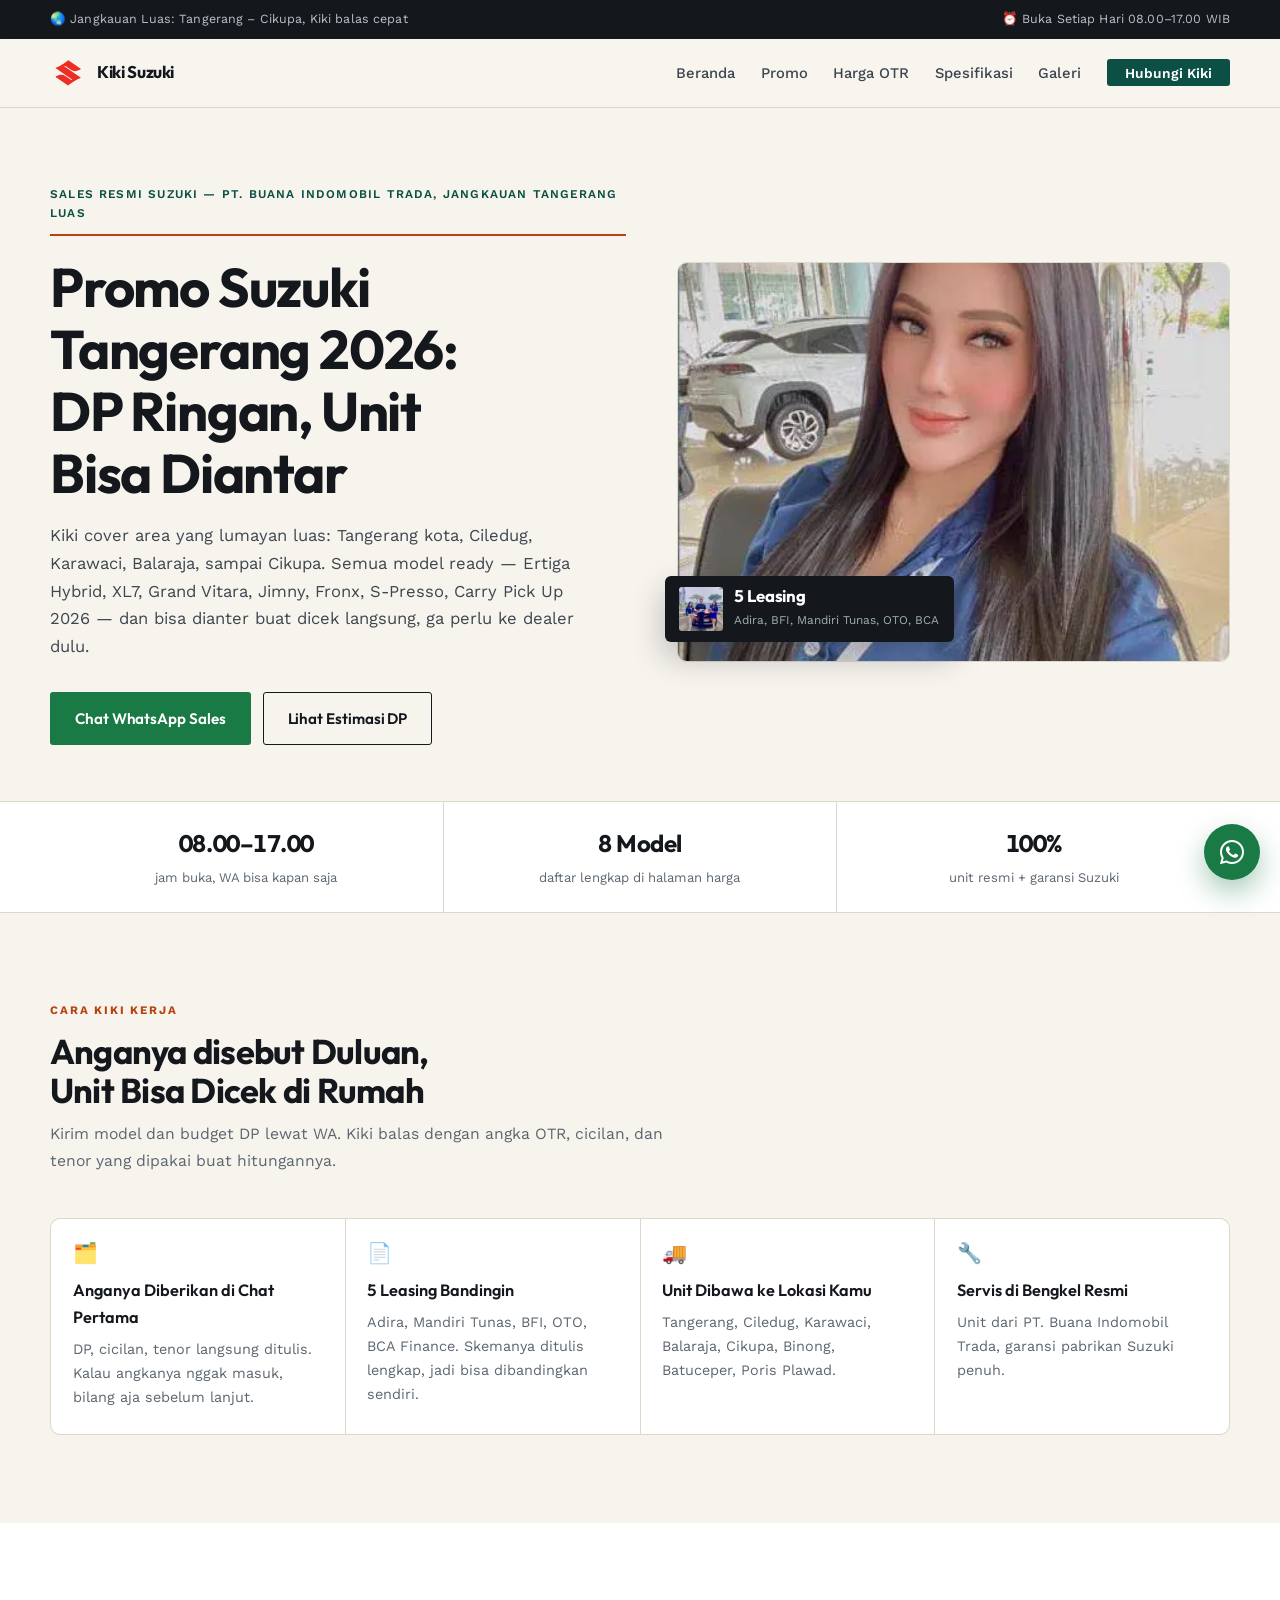
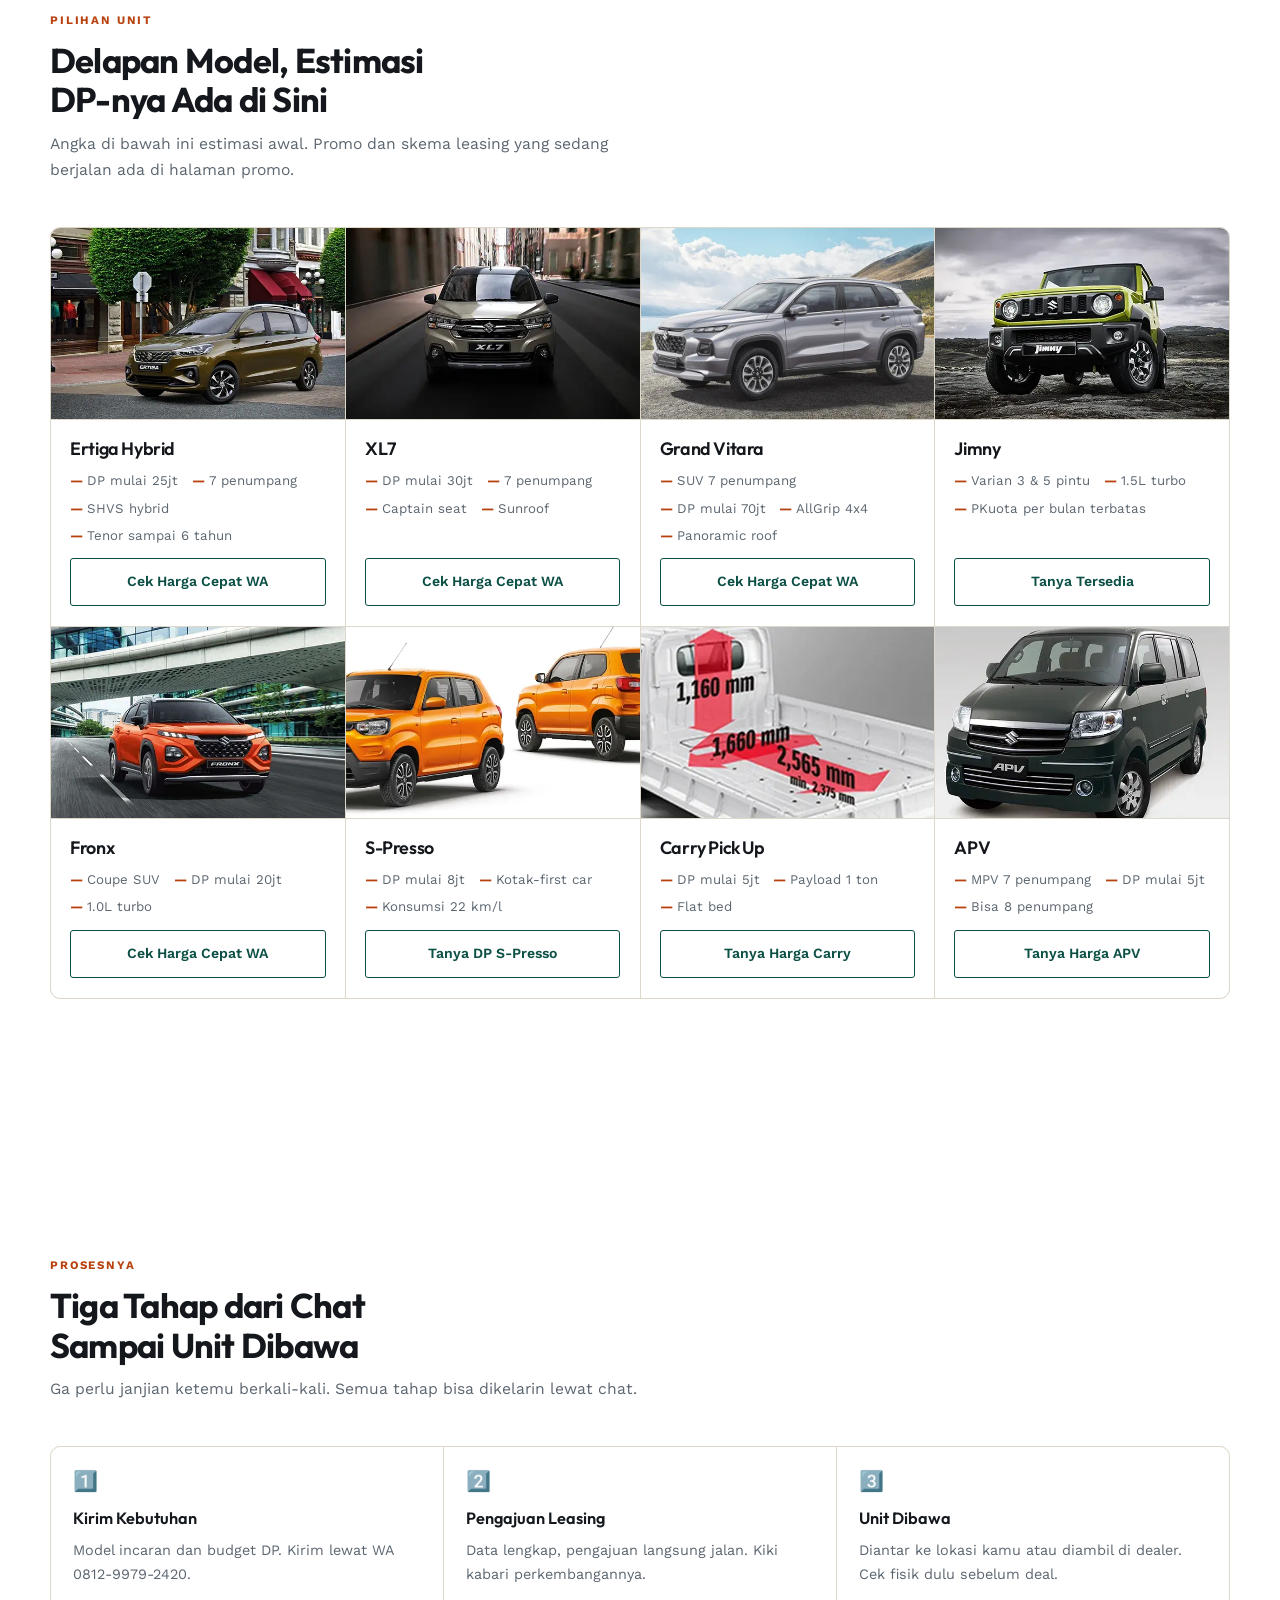
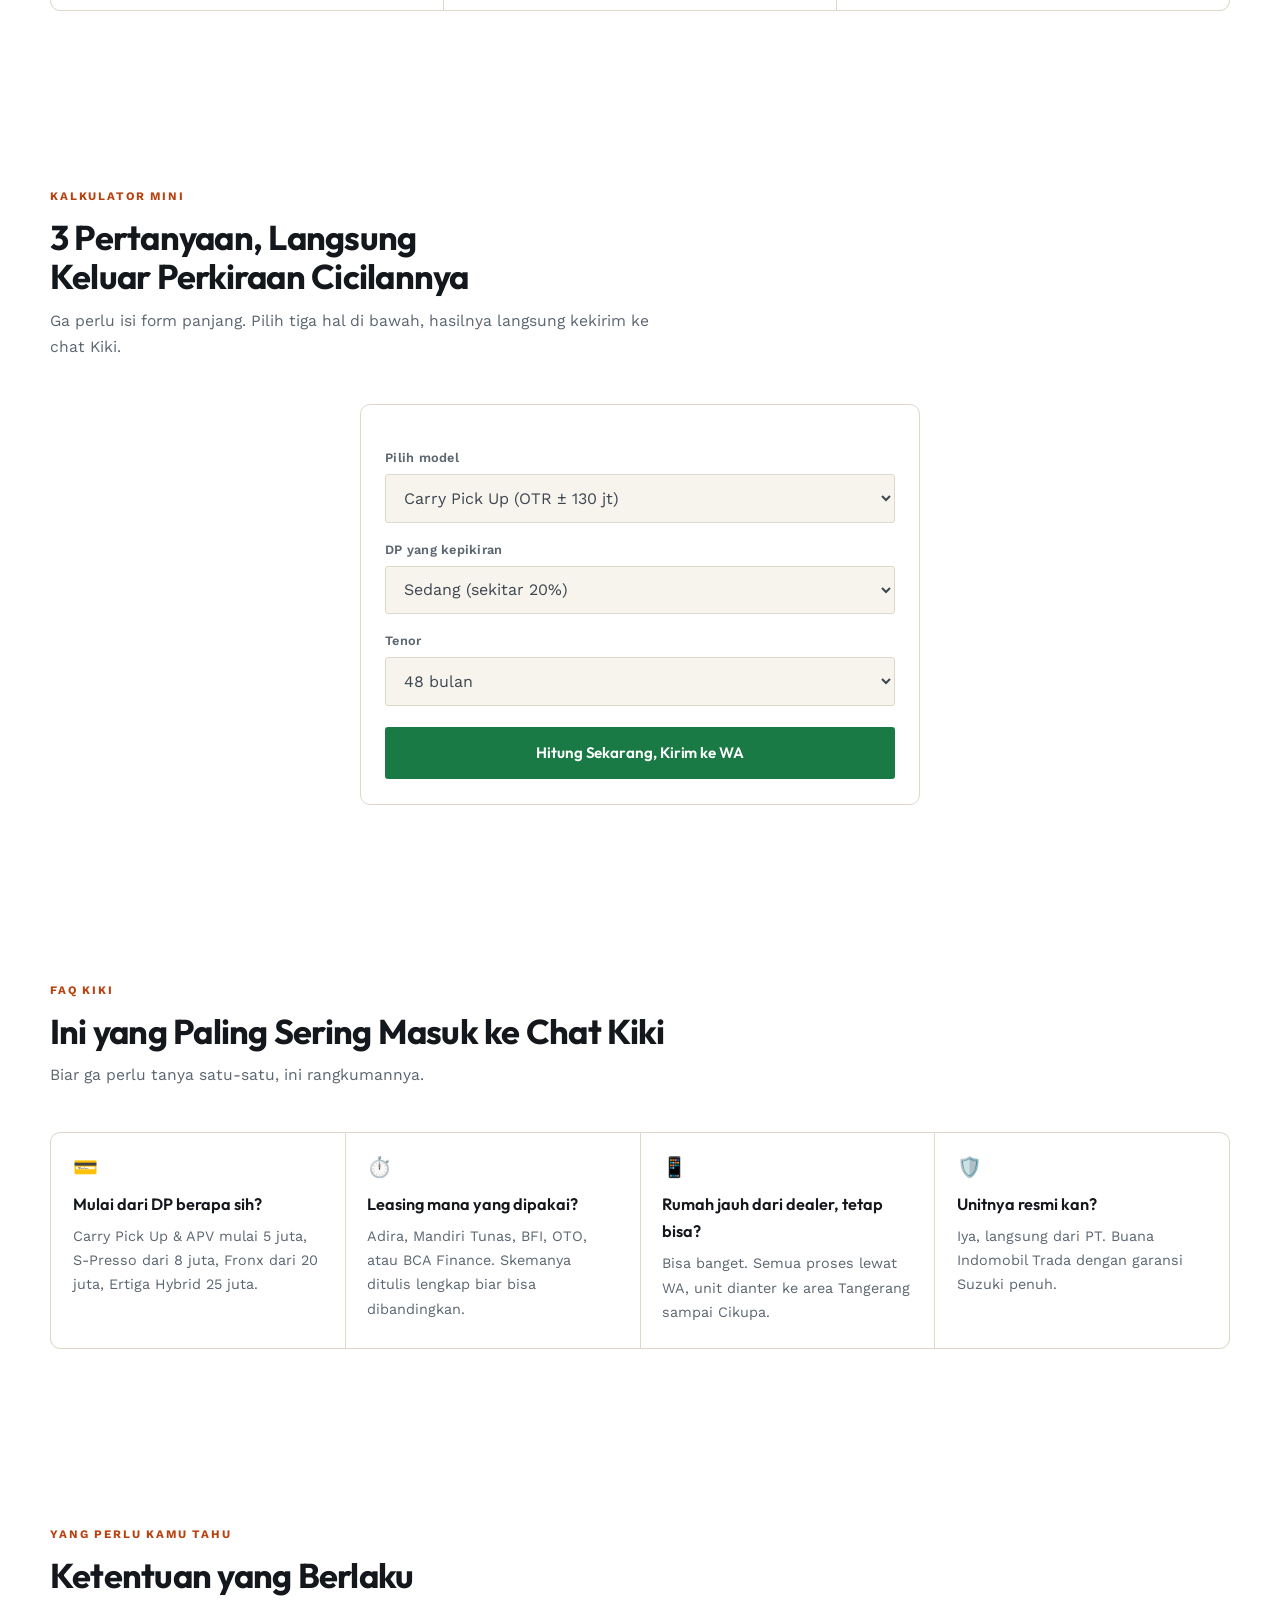
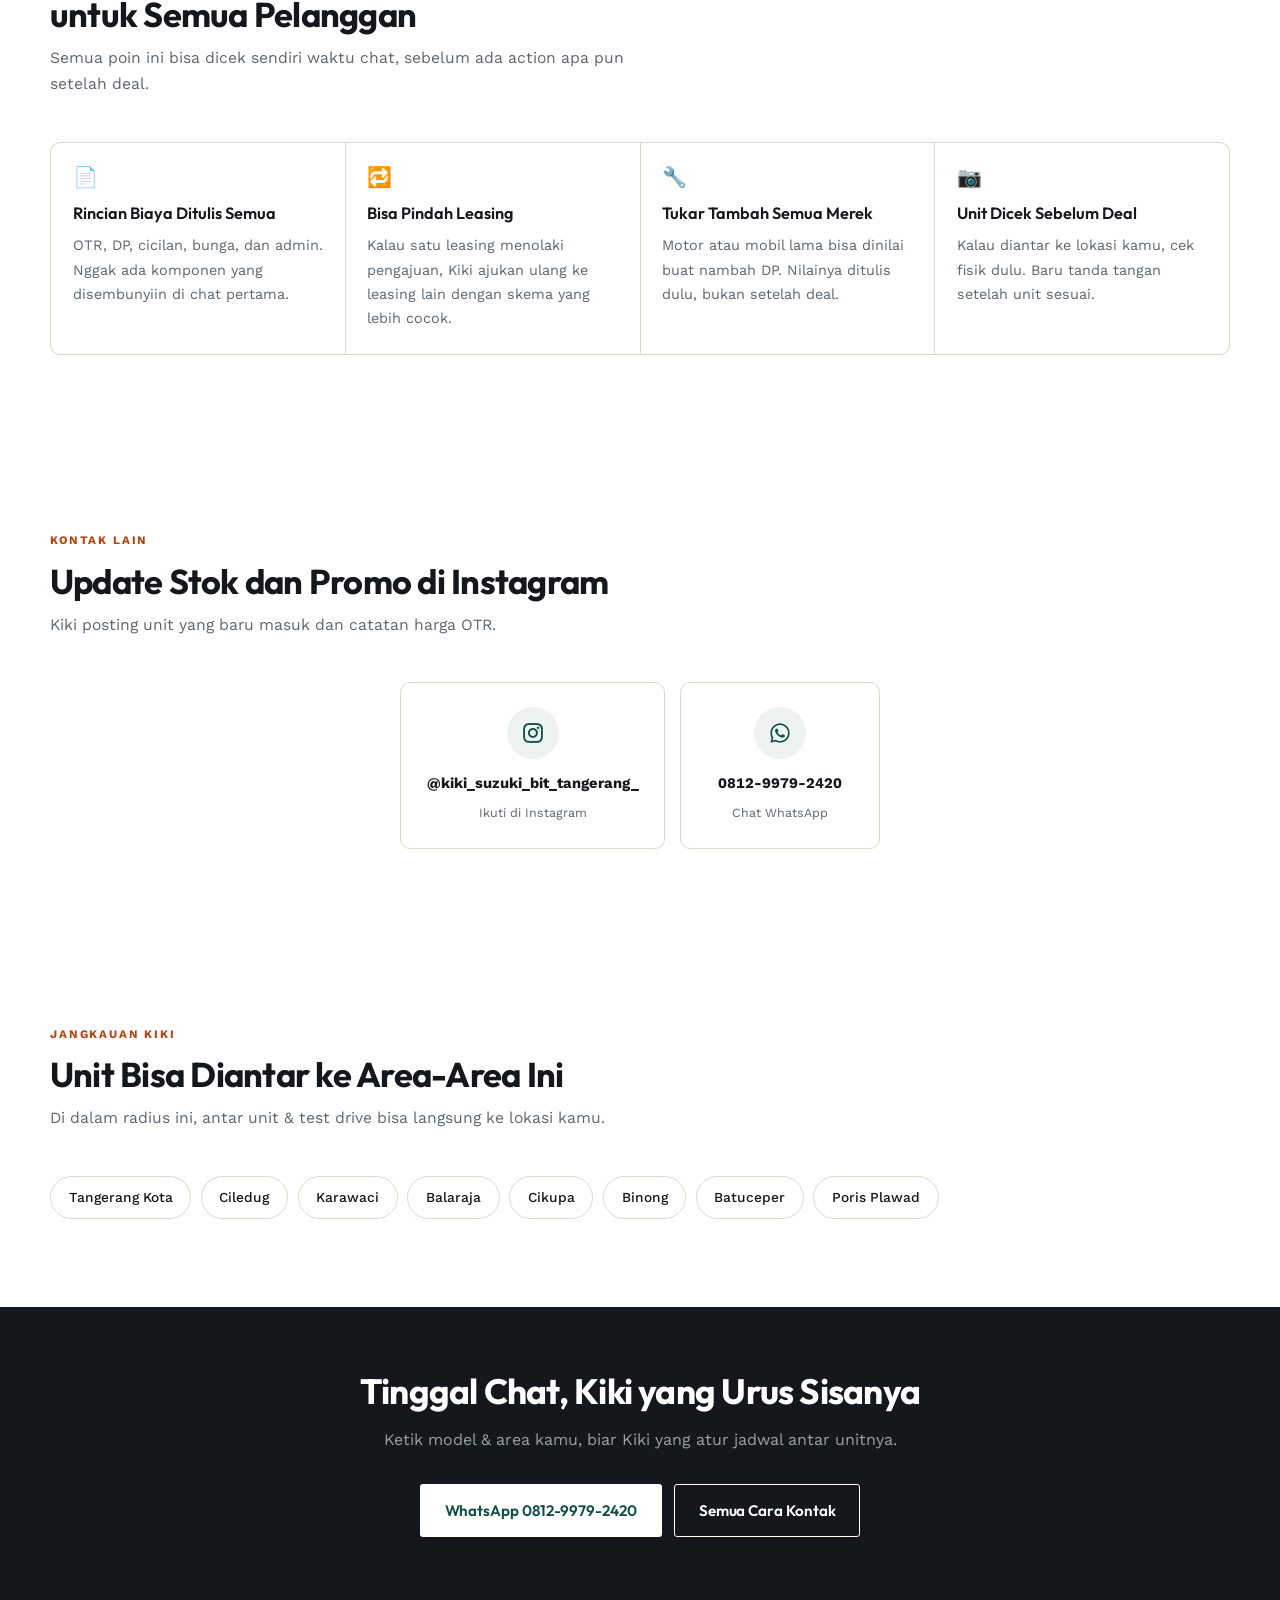
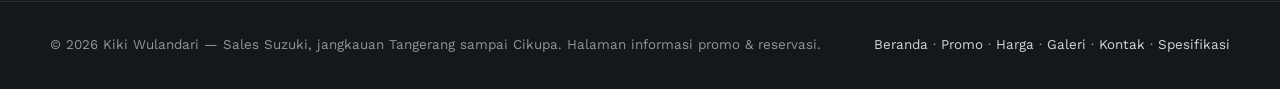
<file: index.html>
<!DOCTYPE html>
<html lang="id">
<head><!-- Google Tag Manager -->
<script>(function(w,d,s,l,i){w[l]=w[l]||[];w[l].push({'gtm.start': new Date().getTime(),event:'gtm.js'});var f=d.getElementsByTagName(s)[0],j=d.createElement(s),dl=l!='dataLayer'?'&l='+l:'';j.async=true;j.src='https://www.googletagmanager.com/gtm.js?id='+i+dl;f.parentNode.insertBefore(j,f);})(window,document,'script','dataLayer','GTM-5NBS44CF');</script>
<!-- End Google Tag Manager -->
<!--GTM_HEAD_MARKER-->


    <meta charset="UTF-8" />
    <meta name="viewport" content="width=device-width, initial-scale=1.0, viewport-fit=cover"/>
    <meta name="theme-color" content="#134e4a">
    <meta name="mobile-web-app-capable" content="yes">
    <meta name="apple-mobile-web-app-capable" content="yes">
    <meta name="apple-mobile-web-app-status-bar-style" content="default">

    <title>Promo Suzuki Tangerang 2026 - DP ringan, unit diantar</title>
    <meta name="description" content="Simulasi DP mulai 5 jt & tenor sampai 6 tahun buat Mobil Suzuki di Tangerang. Langsung chat Kiki Wulandari (0812-9979-2420) buat hitung OTR." />

    <meta property="og:title" content="Suzuki Tangerang DP Ringan | Kiki Wulandari 0812-9979-2420" />
    <meta property="og:description" content="Butuh unit Suzuki di area Tangerang sampai Cikupa? Kiki balas cepat, simulasi kredit gratis & cetak harga OTR. WA 0812-9979-2420." />
    <meta property="og:image" content="https://suzukibuanaindomobiltrada.com/assets/img/kiki-suzukitangerang.webp" />
    <meta property="og:url" content="https://suzukibuanaindomobiltrada.com/" />
    <meta property="og:type" content="website" />
    <meta name="twitter:card" content="summary_large_image" />
    <meta name="twitter:title" content="Suzuki Tangerang DP Ringan | Kiki Wulandari 0812-9979-2420" />
    <meta name="twitter:description" content="Butuh unit Suzuki di area Tangerang sampai Cikupa? Kiki balas cepat, simulasi kredit gratis & cetak harga OTR. WA 0812-9979-2420." />
    <meta name="twitter:image" content="https://suzukibuanaindomobiltrada.com/assets/img/kiki-suzukitangerang.webp" />

    <meta name="keywords" content="suzuki gading serpong, suzuki tangerang, dp ringan suzuki, harga otr suzuki, promo suzuki 2026, suzuki carry pick up, suzuki jimny, suzuki fronx, suzuki ertiga hybrid, suzuki grand vitara, suzuki xl7, kiki wulandari, sales suzuki gading serpong, simulasi kredit suzuki, test drive suzuki" />

    <meta name="geo.region" content="ID-BT" />
    <meta name="geo.placename" content="Tangerang Kota, Banten" />
    <meta name="geo.position" content="-6.2489;106.6234" />
    <meta name="ICBM" content="-6.2489, 106.6234" />

    <link rel="canonical" href="https://suzukibuanaindomobiltrada.com/" />
    <meta name="robots" content="index, follow" />

    <link rel="icon" href="assets/img/favicon.png" type="image/png" sizes="48x48">
    <link rel="apple-touch-icon" href="assets/img/favicon.png">
    <link rel="shortcut icon" href="assets/img/favicon.png" type="image/png">

    <link rel="preload" as="image" href="/assets/img/kiki-suzukitangerang.webp" fetchpriority="high">
    <link rel="preconnect" href="https://fonts.googleapis.com">
    <link rel="preconnect" href="https://fonts.gstatic.com" crossorigin>
    <link href="https://fonts.googleapis.com/css2?family=Outfit:wght@400;500;600;700;800&family=Work+Sans:wght@300;400;500;600&display=swap" rel="stylesheet" media="print" onload="this.media='all'">
    <noscript><link href="https://fonts.googleapis.com/css2?family=Outfit:wght@400;500;600;700;800&family=Work+Sans:wght@300;400;500;600&display=swap" rel="stylesheet"></noscript>
    <link href='https://unpkg.com/boxicons@2.1.4/css/boxicons.min.css' rel='stylesheet' media="print" onload="this.media='all'">
    <noscript><link href='https://unpkg.com/boxicons@2.1.4/css/boxicons.min.css' rel='stylesheet'></noscript>
    <link rel="stylesheet" href="/assets/css/style.css">
    <link rel="stylesheet" href="/assets/css/app-mobile.css">
</head>
<body><!--GTM_NOSCRIPT_MARKER-->
<noscript><iframe src="https://www.googletagmanager.com/ns.html?id=GTM-5NBS44CF"
  height="0" width="0" style="display:none;visibility:hidden"></iframe></noscript>


    <div class="kw-topbar">
        <div class="kw-wrap">
            <span>🌏 Jangkauan Luas: Tangerang &ndash; Cikupa, Kiki balas cepat</span>
            <span>⏰ Buka Setiap Hari 08.00&ndash;17.00 WIB</span>
        </div>
    </div>

    <nav class="kw-nav">
        <div class="kw-wrap">
            <a href="/" class="kw-brand"><img width="30" height="30" loading="eager" src="/assets/img/logosuzuki.webp" alt="Logo Suzuki resmi" /> Kiki Suzuki</a>
            <button class="kw-burger" aria-label="Menu" onclick="document.getElementById('kwMenu').classList.toggle('kw-open')">&#9776;</button>
            <ul class="kw-menu" id="kwMenu">
                <li><a href="/">Beranda</a></li>
                <li><a href="/promo/">Promo</a></li>
                <li><a href="/harga/">Harga OTR</a></li>
                <li><a href="/spesifikasi/">Spesifikasi</a></li>
                <li><a href="/galeri/">Galeri</a></li>
                <li><a href="/kontak/" class="kw-cta" style="color: white">Hubungi Kiki</a></li>
            </ul>
        </div>
    </nav>

    <section class="kw-hero" id="beranda">
        <div class="kw-wrap">
            <div class="kw-reveal">
                <span class="kw-hero-badge">Sales Resmi Suzuki &mdash; PT. Buana Indomobil Trada, Jangkauan Tangerang Luas</span>
                <h1>Promo Suzuki Tangerang 2026: DP Ringan, Unit Bisa Diantar</h1>
                <p>Kiki cover area yang lumayan luas: Tangerang kota, Ciledug, Karawaci, Balaraja, sampai Cikupa. Semua model ready — Ertiga Hybrid, XL7, Grand Vitara, Jimny, Fronx, S-Presso, Carry Pick Up 2026 — dan bisa dianter buat dicek langsung, ga perlu ke dealer dulu.</p>
                <div class="kw-hero-actions">
                    <a class="kw-btn kw-btn-wa" href="https://wa.me/6281299792420?text=hallo%20kak%20Kiki%2C%20mau%20tanya%20untuk%20unit%20suzukinya%202026" target="_blank" rel="noopener">Chat WhatsApp Sales</a>
                    <a class="kw-btn kw-btn-ghost" href="/harga/">Lihat Estimasi DP</a>
                </div>
            </div>
            <div class="kw-hero-media kw-reveal">
                <img width="400" height="400" loading="eager" fetchpriority="high" src="/assets/img/kiki-suzukitangerang.webp" alt="Kiki Wulandari sales Suzuki Tangerang di dealer resmi" />
                <div class="kw-hero-float">
                    <img loading="lazy" src="/assets/img/bukti1.webp" alt="Dokumentasi serah terima unit Suzuki Tangerang" width="56" height="56" />
                    <div><b>5 Leasing</b><small>Adira, BFI, Mandiri Tunas, OTO, BCA</small></div>
                </div>
            </div>
        </div>
    </section>

    <div class="kw-strip">
        <div class="kw-wrap">
            <div><b>08.00&ndash;17.00</b><small>jam buka, WA bisa kapan saja</small></div>
            <div><b>8 Model</b><small>daftar lengkap di halaman harga</small></div>
            <div><b>100%</b><small>unit resmi + garansi Suzuki</small></div>
        </div>
    </div>

    <section class="kw-sec" id="kenapa">
        <div class="kw-wrap">
            <div class="kw-sec-head kw-reveal">
                <span class="kw-eyebrow">Cara Kiki Kerja</span>
                <h2>Anganya disebut Duluan, Unit Bisa Dicek di Rumah</h2>
                <p>Kirim model dan budget DP lewat WA. Kiki balas dengan angka OTR, cicilan, dan tenor yang dipakai buat hitungannya.</p>
            </div>
            <div class="kw-reasons kw-reveal">
                <div class="kw-reason"><i>🗂️</i><b>Anganya Diberikan di Chat Pertama</b><p>DP, cicilan, tenor langsung ditulis. Kalau angkanya nggak masuk, bilang aja sebelum lanjut.</p></div>
                <div class="kw-reason"><i>📄</i><b>5 Leasing Bandingin</b><p>Adira, Mandiri Tunas, BFI, OTO, BCA Finance. Skemanya ditulis lengkap, jadi bisa dibandingkan sendiri.</p></div>
                <div class="kw-reason"><i>🚚</i><b>Unit Dibawa ke Lokasi Kamu</b><p>Tangerang, Ciledug, Karawaci, Balaraja, Cikupa, Binong, Batuceper, Poris Plawad.</p></div>
                <div class="kw-reason"><i>🔧</i><b>Servis di Bengkel Resmi</b><p>Unit dari PT. Buana Indomobil Trada, garansi pabrikan Suzuki penuh.</p></div>
            </div>
        </div>
    </section>

    <section class="kw-sec" id="promo" style="background:#fff;">
        <div class="kw-wrap">
            <div class="kw-sec-head kw-reveal">
                <span class="kw-eyebrow">Pilihan Unit</span>
                <h2>Delapan Model, Estimasi DP-nya Ada di Sini</h2>
                <p>Angka di bawah ini estimasi awal. Promo dan skema leasing yang sedang berjalan ada di halaman promo.</p>
            </div>
            <div class="kw-models kw-reveal">
                <div class="kw-model-card">
                    <img width="300" height="192" loading="lazy" src="/assets/img/kiki-ertiga-tangerang.webp" alt="Suzuki Ertiga Hybrid kredit DP ringan Tangerang Kiki" />
                    <div class="kw-model-card-body">
                        <h3>Ertiga Hybrid</h3>
                        <ul><li>DP mulai 25jt</li><li>7 penumpang</li><li>SHVS hybrid</li><li>Tenor sampai 6 tahun</li></ul>
                        <a href="https://wa.me/6281299792420?text=hallo%20kak%20Kiki%2C%20mau%20tanya%20untuk%20unit%20Ertiga%20Hybrid%20nya" target="_blank" rel="noopener">Cek Harga Cepat WA</a>
                    </div>
                </div>
                <div class="kw-model-card">
                    <img width="300" height="192" loading="lazy" src="/assets/img/kiki-xl7-tangerang.webp" alt="Suzuki XL7 kredit Tangerang Kiki" />
                    <div class="kw-model-card-body">
                        <h3>XL7</h3>
                        <ul><li>DP mulai 30jt</li><li>7 penumpang</li><li>Captain seat</li><li>Sunroof</li></ul>
                        <a href="https://wa.me/6281299792420?text=hallo%20kak%20Kiki%2C%20mau%20tanya%20untuk%20unit%20XL7%20nya" target="_blank" rel="noopener">Cek Harga Cepat WA</a>
                    </div>
                </div>
                <div class="kw-model-card">
                    <img width="300" height="192" loading="lazy" src="/assets/img/kiki-grand-vitara-tangerang.webp" alt="Suzuki Grand Vitara kredit Tangerang Kiki" />
                    <div class="kw-model-card-body">
                        <h3>Grand Vitara</h3>
                        <ul><li>SUV 7 penumpang</li><li>DP mulai 70jt</li><li>AllGrip 4x4</li><li>Panoramic roof</li></ul>
                        <a href="https://wa.me/6281299792420?text=hallo%20kak%20Kiki%2C%20mau%20tanya%20untuk%20unit%20Grand%20Vitara%20nya" target="_blank" rel="noopener">Cek Harga Cepat WA</a>
                    </div>
                </div>
                <div class="kw-model-card">
                    <img width="300" height="192" loading="lazy" src="/assets/img/kiki-jimny-tangerang.webp" alt="Suzuki Jimny kredit DP ringan Tangerang Kiki" />
                    <div class="kw-model-card-body">
                        <h3>Jimny</h3>
                        <ul><li>Varian 3 &amp; 5 pintu</li><li>1.5L turbo</li><li>PKuota per bulan terbatas</li></ul>
                        <a href="https://wa.me/6281299792420?text=hallo%20kak%20Kiki%2C%20mau%20tanya%20untuk%20unit%20Jimny%20nya" target="_blank" rel="noopener">Tanya Tersedia</a>
                    </div>
                </div>
                <div class="kw-model-card">
                    <img width="300" height="192" loading="lazy" src="/assets/img/kiki-fronx-tangerang.webp" alt="Suzuki Fronx DP ringan Tangerang Kiki" />
                    <div class="kw-model-card-body">
                        <h3>Fronx</h3>
                        <ul><li>Coupe SUV</li><li>DP mulai 20jt</li><li>1.0L turbo</li></ul>
                        <a href="https://wa.me/6281299792420?text=hallo%20kak%20Kiki%2C%20mau%20tanya%20untuk%20unit%20Fronx%20nya" target="_blank" rel="noopener">Cek Harga Cepat WA</a>
                    </div>
                </div>
                <div class="kw-model-card">
                    <img width="300" height="192" loading="lazy" src="/assets/img/kiki-s-presso-tangerang.webp" alt="Suzuki S-Presso DP ringan Tangerang Kiki" />
                    <div class="kw-model-card-body">
                        <h3>S-Presso</h3>
                        <ul><li>DP mulai 8jt</li><li>Kotak-first car</li><li>Konsumsi 22 km/l</li></ul>
                        <a href="https://wa.me/6281299792420?text=hallo%20kak%20Kiki%2C%20mau%20tanya%20untuk%20unit%20S-Presso%20nya" target="_blank" rel="noopener">Tanya DP S-Presso</a>
                    </div>
                </div>
                <div class="kw-model-card">
                    <img width="300" height="192" loading="lazy" src="/assets/img/kiki-carry-pickup-tangerang.webp" alt="Suzuki Carry Pick Up kredit UMKM Tangerang Kiki" />
                    <div class="kw-model-card-body">
                        <h3>Carry Pick Up</h3>
                        <ul><li>DP mulai 5jt</li><li>Payload 1 ton</li><li>Flat bed</li></ul>
                        <a href="https://wa.me/6281299792420?text=hallo%20kak%20Kiki%2C%20mau%20tanya%20untuk%20unit%20Carry%20Pick%20Up%20nya" target="_blank" rel="noopener">Tanya Harga Carry</a>
                    </div>
                </div>
                <div class="kw-model-card">
                    <img width="300" height="192" loading="lazy" src="/assets/img/kiki-apv-tangerang.webp" alt="Suzuki APV MPV kredit DP ringan Tangerang Kiki" />
                    <div class="kw-model-card-body">
                        <h3>APV</h3>
                        <ul><li>MPV 7 penumpang</li><li>DP mulai 5jt</li><li>Bisa 8 penumpang</li></ul>
                        <a href="https://wa.me/6281299792420?text=hallo%20kak%20Kiki%2C%20mau%20tanya%20untuk%20unit%20APV%20nya" target="_blank" rel="noopener">Tanya Harga APV</a>
                    </div>
                </div>
            </div>
            <div class="kw-link-more kw-reveal">
                <a class="kw-btn kw-btn-ghost" href="/promo/">Lihat Semua Promo Suzuki</a>
            </div>
        </div>
    </section>

    <section class="kw-sec" id="alur" style="background:#fff;">
        <div class="kw-wrap">
            <div class="kw-sec-head kw-reveal">
                <span class="kw-eyebrow">Prosesnya</span>
                <h2>Tiga Tahap dari Chat Sampai Unit Dibawa</h2>
                <p>Ga perlu janjian ketemu berkali-kali. Semua tahap bisa dikelarin lewat chat.</p>
            </div>
            <div class="kw-reasons kw-reveal">
                <div class="kw-reason"><i>1️⃣</i><b>Kirim Kebutuhan</b><p>Model incaran dan budget DP. Kirim lewat WA 0812-9979-2420.</p></div>
                <div class="kw-reason"><i>2️⃣</i><b>Pengajuan Leasing</b><p>Data lengkap, pengajuan langsung jalan. Kiki kabari perkembangannya.</p></div>
                <div class="kw-reason"><i>3️⃣</i><b>Unit Dibawa</b><p>Diantar ke lokasi kamu atau diambil di dealer. Cek fisik dulu sebelum deal.</p></div>
            </div>
        </div>
    </section>

    <section class="kw-sec" id="quiz" style="background:#fff;">
        <div class="kw-wrap">
            <div class="kw-sec-head kw-reveal">
                <span class="kw-eyebrow">Kalkulator Mini</span>
                <h2>3 Pertanyaan, Langsung Keluar Perkiraan Cicilannya</h2>
                <p>Ga perlu isi form panjang. Pilih tiga hal di bawah, hasilnya langsung kekirim ke chat Kiki.</p>
            </div>
            <div class="kw-quiz kw-reveal">
                <label for="kwqModel">Pilih model</label>
                <select id="kwqModel">
                    <option value="130000000|Carry Pick Up">Carry Pick Up (OTR ± 130 jt)</option>
                    <option value="160000000|APV">APV (OTR ± 160 jt)</option>
                    <option value="150000000|S-Presso">S-Presso (OTR ± 150 jt)</option>
                    <option value="240000000|Fronx">Fronx (OTR ± 240 jt)</option>
                    <option value="230000000|Ertiga Hybrid">Ertiga Hybrid (OTR ± 230 jt)</option>
                    <option value="250000000|XL7">XL7 (OTR ± 250 jt)</option>
                    <option value="350000000|Grand Vitara">Grand Vitara (OTR ± 350 jt)</option>
                    <option value="400000000|Jimny">Jimny (OTR ± 400 jt)</option>
                </select>
                <label for="kwqDp">DP yang kepikiran</label>
                <select id="kwqDp">
                    <option value="0.1">Secuil dulu aja (sekitar 10%)</option>
                    <option value="0.2" selected>Sedang (sekitar 20%)</option>
                    <option value="0.3">Lebih lega (sekitar 30%)</option>
                </select>
                <label for="kwqTenor">Tenor</label>
                <select id="kwqTenor">
                    <option>24 bulan</option>
                    <option selected>48 bulan</option>
                    <option>60 bulan</option>
                    <option>72 bulan</option>
                </select>
                <button type="button" class="kw-btn kw-btn-wa" onclick="quizKiki()">Hitung Sekarang, Kirim ke WA</button>
                <div class="kw-quiz-out" id="kwqOut"></div>
            </div>
        </div>
    </section>

    <section class="kw-sec" id="faq" style="background:#fff;">
        <div class="kw-wrap">
            <div class="kw-sec-head kw-reveal">
                <span class="kw-eyebrow">FAQ Kiki</span>
                <h2>Ini yang Paling Sering Masuk ke Chat Kiki</h2>
                <p>Biar ga perlu tanya satu-satu, ini rangkumannya.</p>
            </div>
            <div class="kw-reasons kw-reveal">
                <div class="kw-reason"><i>💳</i><b>Mulai dari DP berapa sih?</b><p>Carry Pick Up &amp; APV mulai 5 juta, S-Presso dari 8 juta, Fronx dari 20 juta, Ertiga Hybrid 25 juta.</p></div>
                <div class="kw-reason"><i>⏱️</i><b>Leasing mana yang dipakai?</b><p>Adira, Mandiri Tunas, BFI, OTO, atau BCA Finance. Skemanya ditulis lengkap biar bisa dibandingkan.</p></div>
                <div class="kw-reason"><i>📱</i><b>Rumah jauh dari dealer, tetap bisa?</b><p>Bisa banget. Semua proses lewat WA, unit dianter ke area Tangerang sampai Cikupa.</p></div>
                <div class="kw-reason"><i>🛡️</i><b>Unitnya resmi kan?</b><p>Iya, langsung dari PT. Buana Indomobil Trada dengan garansi Suzuki penuh.</p></div>
            </div>
        </div>
    </section>

    <section class="kw-sec" id="testimoni" style="background:#fff;">
        <div class="kw-wrap">
            <div class="kw-sec-head kw-reveal">
                <span class="kw-eyebrow">Yang Perlu Kamu Tahu</span>
                <h2>Ketentuan yang Berlaku untuk Semua Pelanggan</h2>
                <p>Semua poin ini bisa dicek sendiri waktu chat, sebelum ada action apa pun setelah deal.</p>
            </div>
            <div class="kw-reasons kw-reveal">
                <div class="kw-reason"><i>📄</i><b>Rincian Biaya Ditulis Semua</b><p>OTR, DP, cicilan, bunga, dan admin. Nggak ada komponen yang disembunyiin di chat pertama.</p></div>
                <div class="kw-reason"><i>🔁</i><b>Bisa Pindah Leasing</b><p>Kalau satu leasing menolaki pengajuan, Kiki ajukan ulang ke leasing lain dengan skema yang lebih cocok.</p></div>
                <div class="kw-reason"><i>🔧</i><b>Tukar Tambah Semua Merek</b><p>Motor atau mobil lama bisa dinilai buat nambah DP. Nilainya ditulis dulu, bukan setelah deal.</p></div>
                <div class="kw-reason"><i>📷</i><b>Unit Dicek Sebelum Deal</b><p>Kalau diantar ke lokasi kamu, cek fisik dulu. Baru tanda tangan setelah unit sesuai.</p></div>
            </div>
        </div>
    </section>

    <section class="kw-sec" id="sosialmedia" style="background:#fff;">
        <div class="kw-wrap">
            <div class="kw-sec-head kw-reveal">
                <span class="kw-eyebrow">Kontak Lain</span>
                <h2>Update Stok dan Promo di Instagram</h2>
                <p>Kiki posting unit yang baru masuk dan catatan harga OTR.</p>
            </div>
            <div class="kw-social kw-reveal">
                <a href="https://instagram.com/kiki_suzuki_bit_tangerang_" target="_blank" rel="noopener" class="kw-social-card" aria-label="Instagram Kiki Wulandari Suzuki">
                    <span class="kw-ic"><i class="bx bxl-instagram"></i></span>
                    <b>@kiki_suzuki_bit_tangerang_</b>
                    <small>Ikuti di Instagram</small>
                </a>
                <a href="https://wa.me/6281299792420?text=hallo%20kak%20Kiki%2C%20mau%20tanya%20untuk%20unit%20suzukinya" target="_blank" rel="noopener" class="kw-social-card" aria-label="WhatsApp Kiki Wulandari Suzuki">
                    <span class="kw-ic"><i class="bx bxl-whatsapp"></i></span>
                    <b>0812-9979-2420</b>
                    <small>Chat WhatsApp</small>
                </a>
            </div>
        </div>
    </section>

    <section class="kw-sec" id="area" style="background:#fff;">
        <div class="kw-wrap">
            <div class="kw-sec-head kw-reveal">
                <span class="kw-eyebrow">Jangkauan Kiki</span>
                <h2>Unit Bisa Diantar ke Area-Area Ini</h2>
                <p>Di dalam radius ini, antar unit &amp; test drive bisa langsung ke lokasi kamu.</p>
            </div>
            <div class="kw-pills kw-reveal">
                <span>Tangerang Kota</span><span>Ciledug</span><span>Karawaci</span><span>Balaraja</span><span>Cikupa</span><span>Binong</span><span>Batuceper</span><span>Poris Plawad</span>
            </div>
        </div>
    </section>

    <section class="kw-contact" id="kontak">
        <div class="kw-wrap">
            <h2 class="kw-reveal">Tinggal Chat, Kiki yang Urus Sisanya</h2>
            <p class="kw-reveal">Ketik model &amp; area kamu, biar Kiki yang atur jadwal antar unitnya.</p>
            <div class="kw-contact-links kw-reveal">
                <a class="kw-btn kw-btn-light" href="https://wa.me/6281299792420?text=hallo%20kak%20Kiki%2C%20mau%20tanya%20untuk%20unit%20suzukinya" target="_blank" rel="noopener">WhatsApp 0812-9979-2420</a>
                <a class="kw-btn kw-btn-ghost" href="/kontak/" style="border-color:#fff;color:#fff;">Semua Cara Kontak</a>
            </div>
        </div>
    </section>

    <footer class="kw-foot">
        <div class="kw-wrap">
            <div>&copy; 2026 Kiki Wulandari &mdash; Sales Suzuki, jangkauan Tangerang sampai Cikupa. Halaman informasi promo &amp; reservasi.</div>
            <div><a href="/">Beranda</a> &middot; <a href="/promo/">Promo</a> &middot; <a href="/harga/">Harga</a> &middot; <a href="/galeri/">Galeri</a> &middot; <a href="/kontak/">Kontak</a> &middot; <a href="/spesifikasi/">Spesifikasi</a></div>
        </div>
    </footer>

    <a class="kw-wa-float" href="https://wa.me/6281299792420?text=hallo%20kak%20Kiki%2C%20mau%20tanya%20untuk%20unit%20suzukinya" target="_blank" rel="noopener" aria-label="Chat WhatsApp Kiki">
        <i class="bx bxl-whatsapp"></i>
    </a>

        <script type="application/ld+json">
    {
        "@context": "https://schema.org",
        "@type": "BreadcrumbList",
        "itemListElement": [
            { "@type": "ListItem", "position": 1, "name": "Beranda", "item": "https://suzukibuanaindomobiltrada.com/" }
        ]
    }
    </script>
<script type="application/ld+json">
    {
        "@context": "https://schema.org",
        "@type": "AutoDealer",
        "name": "Sales Suzuki Gading Serpong - Kiki Wulandari",
        "image": "https://suzukibuanaindomobiltrada.com/assets/img/kiki-suzukitangerang.webp",
        "url": "https://suzukibuanaindomobiltrada.com/",
        "telephone": "+6281299792420",
        "priceRange": "Rp 150.000.000 - Rp 500.000.000",
        "address": {
            "@type": "PostalAddress",
            "streetAddress": "Jl. Boulevard Kavling CBD No. 25-26, Kelapa Dua Raya",
            "addressLocality": "Tangerang",
            "addressRegion": "Banten",
            "postalCode": "15157",
            "addressCountry": "ID"
        },
        "geo": {
            "@type": "GeoCoordinates",
            "latitude": -6.2489,
            "longitude": 106.6234
        },
        "openingHours": "Mo-Su 08:00-17:00",
        "openingHoursSpecification": {
            "@type": "OpeningHoursSpecification",
            "dayOfWeek": ["Monday","Tuesday","Wednesday","Thursday","Friday","Saturday","Sunday"],
            "opens": "08:00",
            "closes": "17:00"
        },
        "areaServed": [
            { "@type": "City", "name": "Tangerang" },
            { "@type": "City", "name": "Ciledug" },
            { "@type": "City", "name": "Karawaci" },
            { "@type": "City", "name": "Balaraja" },
            { "@type": "City", "name": "Cikupa" }
        ]
    }
    </script>
    <script type="application/ld+json">
    {
        "@context": "https://schema.org",
        "@type": "FAQPage",
        "mainEntity": [
            {
                "@type": "Question",
                "name": "DP paling kecil berapa?",
                "acceptedAnswer": {
                    "@type": "Answer",
                    "text": "Carry Pick Up & APV mulai 5 juta, S-Presso dari 8 juta, Fronx dari 20 juta, Ertiga Hybrid 25 juta. Detail tenor & cicilan ada di halaman harga."
                }
            },
            {
                "@type": "Question",
                "name": "Leasing mana yang dilayani?",
                "acceptedAnswer": {
                    "@type": "Answer",
                    "text": "Adira, Mandiri Tunas, BFI, OTO, dan BCA Finance. Rincian skema dan cicilannya ditulis di chat sebelum pengajuan."
                }
            },
            {
                "@type": "Question",
                "name": "Ga bisa ke dealer, tetap bisa beli?",
                "acceptedAnswer": {
                    "@type": "Answer",
                    "text": "Bisa. Simulasi, dokumen, sampai serah terima semuanya lewat WA. Unit diantar ke area Tangerang, Ciledug, Karawaci, Balaraja, Cikupa, Binong, Batuceper, dan Poris Plawad."
                }
            },
            {
                "@type": "Question",
                "name": "Dapat unit resmi & bergaransi?",
                "acceptedAnswer": {
                    "@type": "Answer",
                    "text": "Ya, unit dari dealer resmi PT. Buana Indomobil Trada dengan garansi pabrikan Suzuki penuh."
                }
            }
        ]
    }
    </script>

    <script>
        function quizKiki() {
            var potong = document.getElementById('kwqModel').value.split('|');
            var otr = parseInt(potong[0], 10);
            var model = potong[1];
            var dp = Math.round(otr * parseFloat(document.getElementById('kwqDp').value));
            var tenor = parseInt(document.getElementById('kwqTenor').value, 10);
            var sisa = otr - dp;
            var cicil = Math.round(sisa / tenor + sisa * 0.05 / 12);
            function rp(n) { return 'Rp ' + n.toLocaleString('id-ID'); }
            document.getElementById('kwqOut').innerHTML =
                'Perkiraan <b>' + model + '</b>: DP <b>' + rp(dp) + '</b>, angsuran sekitar <b>' + rp(cicil) + '</b>/bulan selama ' + tenor + ' bulan.<br><small>Hitungan kasar bunga flat 5% — angka pastinya Kiki yang hitung ulang.</small>';
            var teks = 'Halo kak Kiki, aku coba kuis di website.\nModel: ' + model + '\nDP: ' + rp(dp) + '\nTenor: ' + tenor + ' bulan\nKeluar perkiraan angsuran ' + rp(cicil) + '/bulan. Tolong dihitung ulang yang akurat ya!';
            window.open('https://wa.me/6281299792420?text=' + encodeURIComponent(teks), '_blank');
        }
    </script>

    <script src="/assets/js/main.js" defer></script>
<nav class="kw-appbar" aria-label="Menu cepat">
    <a href="/"><i class="bx bxs-home"></i><span>Home</span></a>
    <a href="/promo/"><i class="bx bxs-megaphone"></i><span>Promo</span></a>
    <a class="kw-wa" href="https://wa.me/6281299792420?text=hallo%20kak%20Kiki%2C%20mau%20tanya%20untuk%20unit%20suzukinya" target="_blank" rel="noopener"><i class="bx bxl-whatsapp"></i><span>Kiki</span></a>
    <a href="/harga/"><i class="bx bx-purchase-tag-alt"></i><span>DP</span></a>
    <a href="/galeri/"><i class="bx bxs-photo-album"></i><span>Galeri</span></a>
</nav>
<script>(function(){var p=location.pathname;document.querySelectorAll('.kw-appbar a').forEach(function(a){if(a.pathname===p)a.classList.add('kw-on')});})();</script><!--TRACK_JS_MARKER-->
<script src="/assets/js/track.js" defer></script>
</body>
</html>
</file>
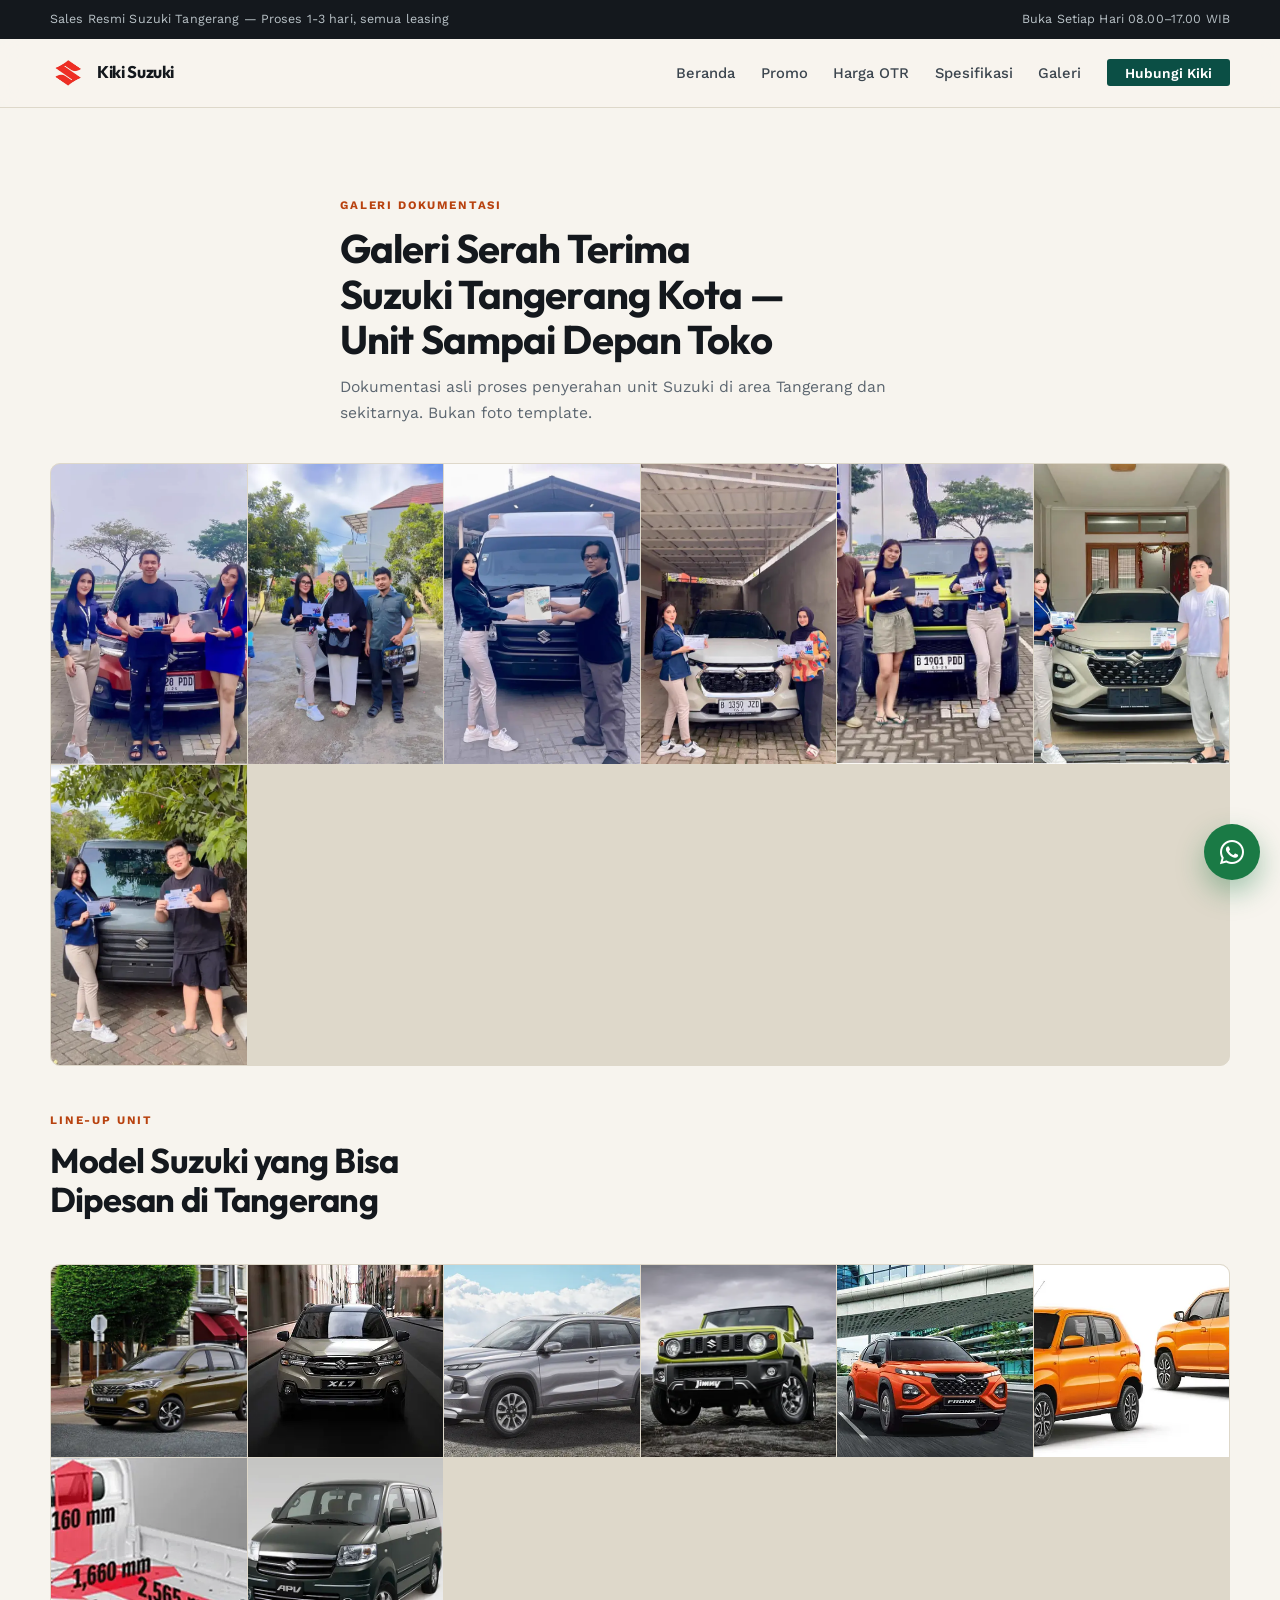
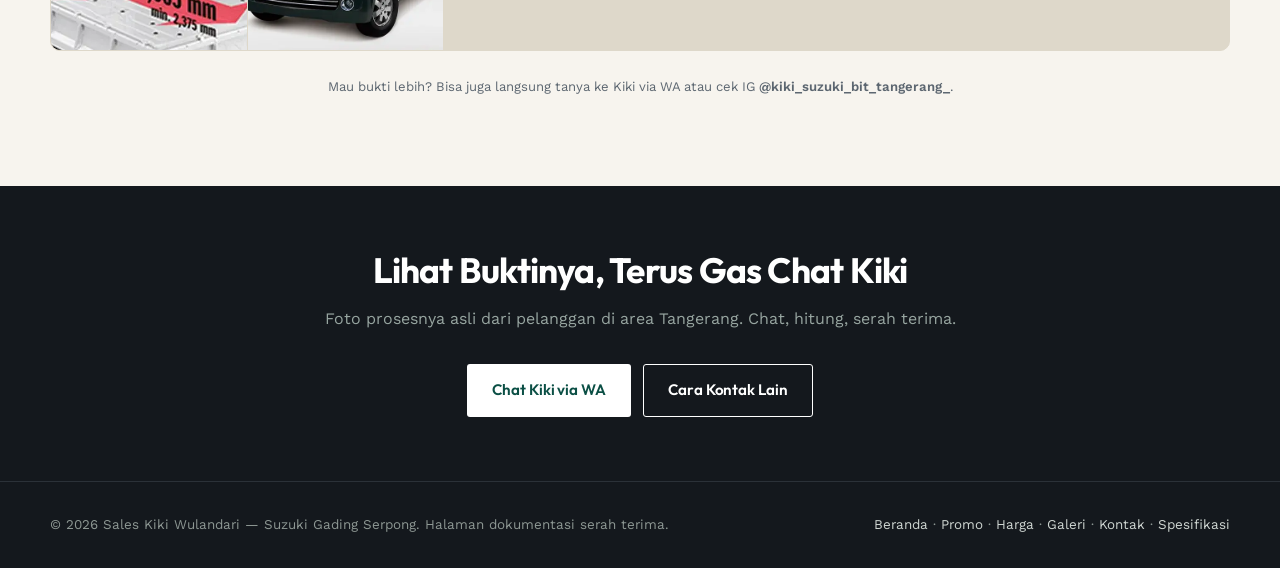
<file: galeri/index.html>
<!DOCTYPE html>
<html lang="id">
<head><!-- Google Tag Manager -->
<script>(function(w,d,s,l,i){w[l]=w[l]||[];w[l].push({'gtm.start': new Date().getTime(),event:'gtm.js'});var f=d.getElementsByTagName(s)[0],j=d.createElement(s),dl=l!='dataLayer'?'&l='+l:'';j.async=true;j.src='https://www.googletagmanager.com/gtm.js?id='+i+dl;f.parentNode.insertBefore(j,f);})(window,document,'script','dataLayer','GTM-5NBS44CF');</script>
<!-- End Google Tag Manager -->
<!--GTM_HEAD_MARKER-->


    <meta charset="UTF-8" />
    <meta name="viewport" content="width=device-width, initial-scale=1.0, viewport-fit=cover"/>
    <meta name="theme-color" content="#134e4a">
    <meta name="mobile-web-app-capable" content="yes">
    <meta name="apple-mobile-web-app-capable" content="yes">
    <meta name="apple-mobile-web-app-status-bar-style" content="default">

    <title>Galeri Serah Terima Suzuki Tangerang | Kiki</title>
    <meta name="description" content="Galeri serah terima Suzuki Tangerang oleh sales resmi Kiki Wulandari. Bukti kredit nyata area Tangerang. WA 0812-9979-2420." />

    <meta property="og:title" content="Galeri Serah Terima Suzuki Tangerang - Kiki" />
    <meta property="og:description" content="Dokumentasi asli serah terima unit Suzuki Tangerang. Bukti nyata bareng Kiki Wulandari." />
    <meta property="og:image" content="https://suzukibuanaindomobiltrada.com/assets/img/bukti1.webp" />
    <meta property="og:url" content="https://suzukibuanaindomobiltrada.com/galeri/" />
    <meta property="og:type" content="website" />
    <meta name="twitter:card" content="summary_large_image" />
    <meta name="twitter:title" content="Galeri Serah Terima Suzuki Tangerang - Kiki" />
    <meta name="twitter:description" content="Dokumentasi asli serah terima unit Suzuki Tangerang. Bukti nyata bareng Kiki Wulandari." />
    <meta name="twitter:image" content="https://suzukibuanaindomobiltrada.com/assets/img/bukti1.webp" />

    <meta name="keywords" content="suzuki gading serpong, galeri suzuki gading serpong, serah terima suzuki gading serpong, suzuki xl7, suzuki jimny, suzuki fronx" />

    <meta name="geo.region" content="ID-BT" />
    <meta name="geo.placename" content="Tangerang Kota, Banten" />
    <meta name="geo.position" content="-6.2489;106.6234" />
    <meta name="ICBM" content="-6.2489, 106.6234" />

    <link rel="canonical" href="https://suzukibuanaindomobiltrada.com/galeri/" />
    <meta name="robots" content="index, follow" />

    <link rel="icon" href="/assets/img/favicon.png" type="image/png">
    <link rel="apple-touch-icon" href="/assets/img/favicon.png">
    <link rel="shortcut icon" href="/assets/img/favicon.png" type="image/png">

    <link rel="preconnect" href="https://fonts.googleapis.com">
    <link rel="preconnect" href="https://fonts.gstatic.com" crossorigin>
    <link href="https://fonts.googleapis.com/css2?family=Outfit:wght@400;500;600;700;800&family=Work+Sans:wght@300;400;500;600&display=swap" rel="stylesheet" media="print" onload="this.media='all'">
    <noscript><link href="https://fonts.googleapis.com/css2?family=Outfit:wght@400;500;600;700;800&family=Work+Sans:wght@300;400;500;600&display=swap" rel="stylesheet"></noscript>
    <link href="https://fonts.googleapis.com/css2?family=Plus+Jakarta+Sans:wght@400;500;600;700;800&display=swap" rel="stylesheet">
    <link href='https://unpkg.com/boxicons@2.1.4/css/boxicons.min.css' rel='stylesheet'>
    <link rel="stylesheet" href="/assets/css/style.css">
    <link rel="stylesheet" href="/assets/css/app-mobile.css">
</head>
<body><!--GTM_NOSCRIPT_MARKER-->
<noscript><iframe src="https://www.googletagmanager.com/ns.html?id=GTM-5NBS44CF"
  height="0" width="0" style="display:none;visibility:hidden"></iframe></noscript>


    <div class="kw-topbar">
        <div class="kw-wrap">
            <span>Sales Resmi Suzuki Tangerang &mdash; Proses 1-3 hari, semua leasing</span>
            <span>Buka Setiap Hari 08.00&ndash;17.00 WIB</span>
        </div>
    </div>

    <nav class="kw-nav">
        <div class="kw-wrap">
            <a href="/" class="kw-brand"><img width="30" height="30" loading="eager" src="/assets/img/logosuzuki.webp" alt="Logo Suzuki resmi" /> Kiki Suzuki</a>
            <button class="kw-burger" aria-label="Menu" onclick="document.getElementById('kwMenu').classList.toggle('kw-open')">&#9776;</button>
            <ul class="kw-menu" id="kwMenu">
                <li><a href="/">Beranda</a></li>
                <li><a href="/promo/">Promo</a></li>
                <li><a href="/harga/">Harga OTR</a></li>
                <li><a href="/spesifikasi/">Spesifikasi</a></li>
                <li><a href="/galeri/" aria-current="page">Galeri</a></li>
                <li><a href="/kontak/" class="kw-cta" style="color: white">Hubungi Kiki</a></li>
            </ul>
        </div>
    </nav>

    <section class="kw-sec">
        <div class="kw-wrap">
            <div class="kw-page-head kw-reveal">
                <span class="kw-eyebrow">Galeri Dokumentasi</span>
                <h1>Galeri Serah Terima Suzuki Tangerang Kota — Unit Sampai Depan Toko</h1>
                <p>Dokumentasi asli proses penyerahan unit Suzuki di area Tangerang dan sekitarnya. Bukan foto template.</p>
            </div>

            <div class="kw-proof kw-reveal">
                <img width="400" height="300" loading="lazy" src="/assets/img/bukti1.webp" alt="📋 Serah Terima Resmi unit Suzuki di Tangerang bareng Kiki" />
                <img width="400" height="300" loading="lazy" src="/assets/img/bukti2.webp" alt="Foto pelanggan serah terima Suzuki Tangerang bersama Kiki" />
                <img width="400" height="300" loading="lazy" src="/assets/img/bukti3.webp" alt="Momen serah terima unit Suzuki area Tangerang Kiki" />
                <img width="400" height="300" loading="lazy" src="/assets/img/bukti4.webp" alt="Bukti serah terima Suzuki pelanggan Kiki Tangerang" />
                <img width="400" height="300" loading="lazy" src="/assets/img/bukti5.webp" alt="Foto serah terima mobil Suzuki di Tangerang Kiki" />
                <img width="400" height="300" loading="lazy" src="/assets/img/bukti6.webp" alt="Dokumentasi penyerahan unit Suzuki Tangerang Kiki" />
                <img width="400" height="300" loading="lazy" src="/assets/img/bukti7.webp" alt="📋 Serah Terima Resmi unit Suzuki bareng Kiki di Tangerang" />
            </div>

            <div class="kw-sec-head kw-reveal" style="margin-top:2.8rem;">
                <span class="kw-eyebrow">Line-up Unit</span>
                <h2>Model Suzuki yang Bisa Dipesan di Tangerang</h2>
            </div>
            <div class="kw-proof kw-reveal">
                <img width="300" height="192" loading="lazy" src="/assets/img/kiki-ertiga-tangerang.webp" alt="Suzuki Ertiga Hybrid kredit Tangerang Kiki" />
                <img width="300" height="192" loading="lazy" src="/assets/img/kiki-xl7-tangerang.webp" alt="Suzuki XL7 kredit DP ringan Tangerang Kiki" />
                <img width="300" height="192" loading="lazy" src="/assets/img/kiki-grand-vitara-tangerang.webp" alt="Suzuki Grand Vitara kredit DP ringan Tangerang Kiki" />
                <img width="300" height="192" loading="lazy" src="/assets/img/kiki-jimny-tangerang.webp" alt="Suzuki Jimny kredit DP ringan Tangerang Kiki" />
                <img width="300" height="192" loading="lazy" src="/assets/img/kiki-fronx-tangerang.webp" alt="Suzuki Fronx kredit DP ringan Tangerang Kiki" />
                <img width="300" height="192" loading="lazy" src="/assets/img/kiki-s-presso-tangerang.webp" alt="Suzuki S-Presso kredit DP ringan Tangerang Kiki" />
                <img width="300" height="192" loading="lazy" src="/assets/img/kiki-carry-pickup-tangerang.webp" alt="Suzuki Carry Pick Up kredit DP ringan Tangerang Kiki" />
                <img width="300" height="192" loading="lazy" src="/assets/img/kiki-apv-tangerang.webp" alt="Suzuki APV kredit DP ringan Tangerang Kiki" />
            </div>

            <p class="kw-price-note" style="margin-top:1.6rem;">Mau bukti lebih? Bisa juga langsung tanya ke Kiki via WA atau cek IG <a href="https://instagram.com/kiki_suzuki_bit_tangerang_" target="_blank" rel="noopener" style="color:var(--kw-teal);font-weight:600;">@kiki_suzuki_bit_tangerang_</a>.</p>
        </div>
    </section>

    <section class="kw-contact">
        <div class="kw-wrap">
            <h2 class="kw-reveal">Lihat Buktinya, Terus Gas Chat Kiki</h2>
            <p class="kw-reveal">Foto prosesnya asli dari pelanggan di area Tangerang. Chat, hitung, serah terima.</p>
            <div class="kw-contact-links kw-reveal">
                <a class="kw-btn kw-btn-light" href="https://wa.me/6281299792420?text=hallo%20kak%20Kiki%2C%20mau%20tanya%20untuk%20unit%20suzukinya" target="_blank" rel="noopener">Chat Kiki via WA</a>
                <a class="kw-btn kw-btn-ghost" href="/kontak/" style="border-color:#fff;color:#fff;">Cara Kontak Lain</a>
            </div>
        </div>
    </section>

    <footer class="kw-foot">
        <div class="kw-wrap">
            <div>&copy; 2026 Sales Kiki Wulandari &mdash; Suzuki Gading Serpong. Halaman dokumentasi serah terima.</div>
            <div><a href="/">Beranda</a> &middot; <a href="/promo/">Promo</a> &middot; <a href="/harga/">Harga</a> &middot; <a href="/galeri/">Galeri</a> &middot; <a href="/kontak/">Kontak</a> &middot; <a href="/spesifikasi/">Spesifikasi</a></div>
        </div>
    </footer>

    <a class="kw-wa-float" href="https://wa.me/6281299792420?text=hallo%20kak%20Kiki%2C%20mau%20tanya%20untuk%20unit%20suzukinya%20Tangerang" target="_blank" rel="noopener" aria-label="Chat WhatsApp Kiki">
        <i class="bx bxl-whatsapp"></i>
    </a>

    <script type="application/ld+json">
    {
        "@context": "https://schema.org",
        "@type": "AutoDealer",
        "name": "Sales Suzuki Gading Serpong - Kiki Wulandari",
        "image": "https://suzukibuanaindomobiltrada.com/assets/img/kiki-suzukitangerang.webp",
        "url": "https://suzukibuanaindomobiltrada.com/",
        "telephone": "+6281299792420",
        "priceRange": "Rp 150.000.000 - Rp 500.000.000",
        "address": {
            "@type": "PostalAddress",
            "streetAddress": "Jl. Boulevard Kavling CBD No. 25-26, Kelapa Dua Raya",
            "addressLocality": "Tangerang",
            "addressRegion": "Banten",
            "postalCode": "15157",
            "addressCountry": "ID"
        },
        "geo": {
            "@type": "GeoCoordinates",
            "latitude": -6.2489,
            "longitude": 106.6234
        },
        "openingHours": "Mo-Su 08:00-17:00",
        "areaServed": [
            { "@type": "City", "name": "Tangerang Kota" },
            { "@type": "City", "name": "Ciledug" },
            { "@type": "City", "name": "Karawaci" },
            { "@type": "City", "name": "Balaraja" },
            { "@type": "City", "name": "Cikupa" }
        ]
    }
    </script>

    <script src="/assets/js/main.js"></script>
<nav class="kw-appbar" aria-label="Menu cepat">
    <a href="/"><i class="bx bxs-home"></i><span>Home</span></a>
    <a href="/promo/"><i class="bx bxs-megaphone"></i><span>Promo</span></a>
    <a class="kw-wa" href="https://wa.me/6281299792420?text=hallo%20kak%20Kiki%2C%20mau%20tanya%20untuk%20unit%20suzukinya" target="_blank" rel="noopener"><i class="bx bxl-whatsapp"></i><span>Kiki</span></a>
    <a href="/harga/"><i class="bx bx-purchase-tag-alt"></i><span>DP</span></a>
    <a href="/galeri/"><i class="bx bxs-photo-album"></i><span>Galeri</span></a>
</nav>
<script>(function(){var p=location.pathname;document.querySelectorAll('.kw-appbar a').forEach(function(a){if(a.pathname===p)a.classList.add('kw-on')});})();</script><!--TRACK_JS_MARKER-->
<script src="/assets/js/track.js" defer></script>
</body>
</html>
</file>
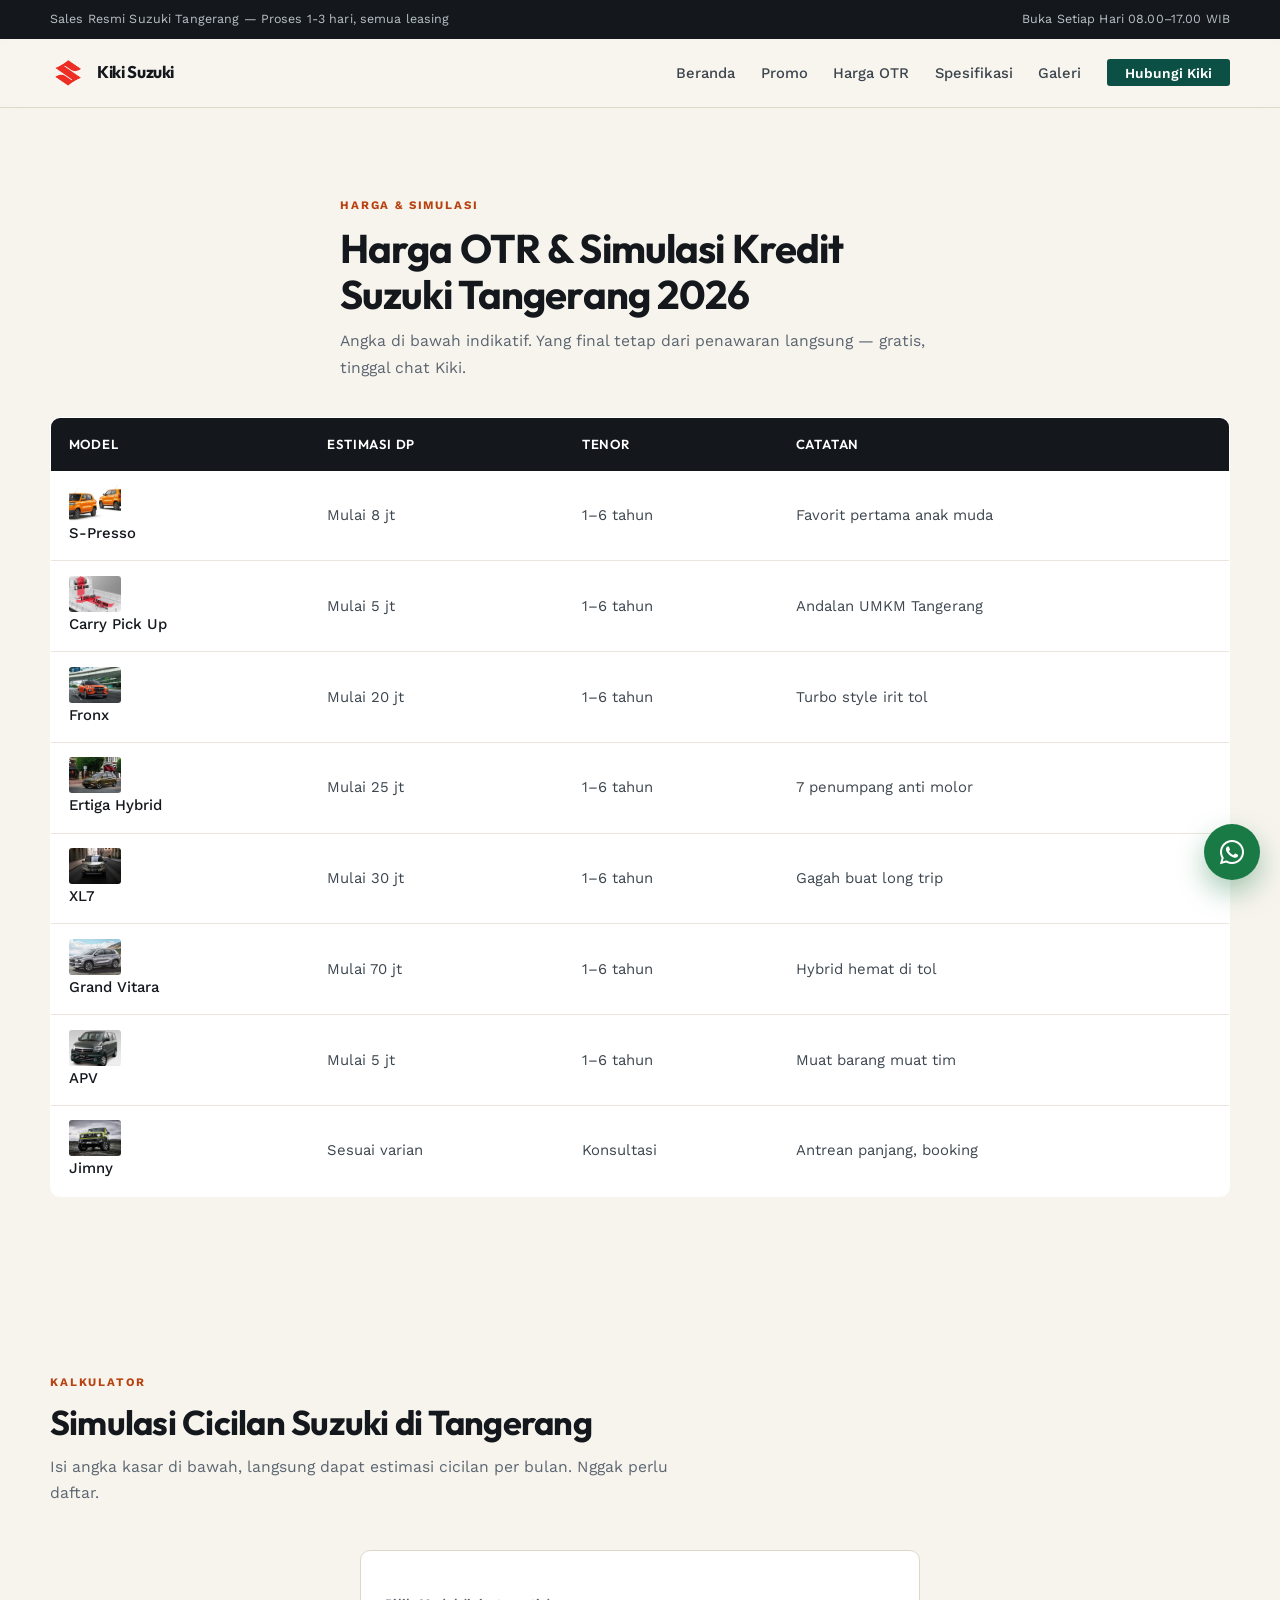
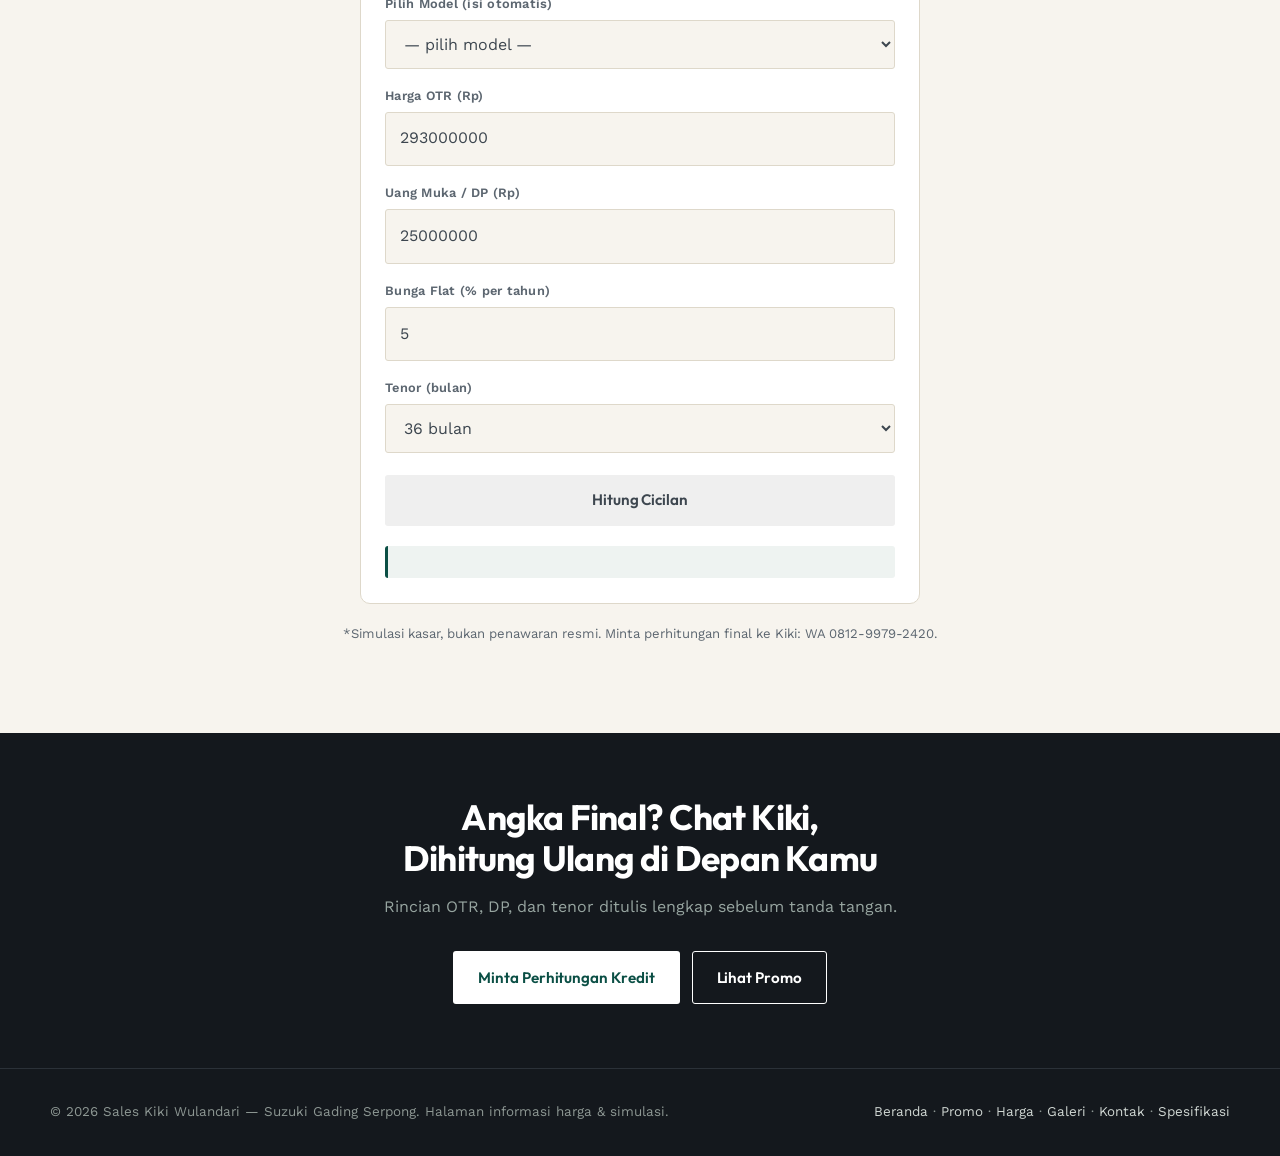
<file: harga/index.html>
<!DOCTYPE html>
<html lang="id">
<head><!-- Google Tag Manager -->
<script>(function(w,d,s,l,i){w[l]=w[l]||[];w[l].push({'gtm.start': new Date().getTime(),event:'gtm.js'});var f=d.getElementsByTagName(s)[0],j=d.createElement(s),dl=l!='dataLayer'?'&l='+l:'';j.async=true;j.src='https://www.googletagmanager.com/gtm.js?id='+i+dl;f.parentNode.insertBefore(j,f);})(window,document,'script','dataLayer','GTM-5NBS44CF');</script>
<!-- End Google Tag Manager -->
<!--GTM_HEAD_MARKER-->


    <meta charset="UTF-8" />
    <meta name="viewport" content="width=device-width, initial-scale=1.0, viewport-fit=cover"/>
    <meta name="theme-color" content="#134e4a">
    <meta name="mobile-web-app-capable" content="yes">
    <meta name="apple-mobile-web-app-capable" content="yes">
    <meta name="apple-mobile-web-app-status-bar-style" content="default">

    <title>Harga OTR Suzuki Tangerang | Kiki Wulandari 0812-9979-2420</title>
    <meta name="description" content="Harga OTR &amp; simulasi kredit Suzuki Tangerang 2026: 8 model lengkap. Hitung cicilan online bareng sales resmi Kiki 0812-9979-2420." />

    <meta property="og:title" content="Harga OTR &amp; Simulasi Kredit Suzuki Tangerang - Kiki" />
    <meta property="og:description" content="Estimasi harga OTR &amp; cicilan Suzuki Tangerang. Simulasi online, DP ringan mulai 5jt. Chat Kiki 0812-9979-2420." />
    <meta property="og:image" content="https://suzukibuanaindomobiltrada.com/assets/img/kiki-suzukitangerang.webp" />
    <meta property="og:url" content="https://suzukibuanaindomobiltrada.com/harga/" />
    <meta property="og:type" content="website" />
    <meta name="twitter:card" content="summary_large_image" />
    <meta name="twitter:title" content="Harga OTR &amp; Simulasi Kredit Suzuki Tangerang - Kiki" />
    <meta name="twitter:description" content="Estimasi harga OTR &amp; cicilan Suzuki Tangerang. Simulasi online, DP ringan mulai 5jt. Chat Kiki 0812-9979-2420." />
    <meta name="twitter:image" content="https://suzukibuanaindomobiltrada.com/assets/img/kiki-suzukitangerang.webp" />

    <meta name="keywords" content="suzuki gading serpong, suzuki tangerang, dp ringan suzuki, harga otr suzuki, promo suzuki 2026, suzuki carry pick up, suzuki jimny, suzuki fronx, suzuki ertiga hybrid, suzuki grand vitara, suzuki xl7, kiki wulandari, sales suzuki gading serpong, simulasi kredit suzuki" />

    <meta name="geo.region" content="ID-BT" />
    <meta name="geo.placename" content="Tangerang Kota, Banten" />
    <meta name="geo.position" content="-6.2489;106.6234" />
    <meta name="ICBM" content="-6.2489, 106.6234" />

    <link rel="canonical" href="https://suzukibuanaindomobiltrada.com/harga/" />
    <meta name="robots" content="index, follow" />

    <link rel="icon" href="/assets/img/favicon.png" type="image/png">
    <link rel="apple-touch-icon" href="/assets/img/favicon.png">
    <link rel="shortcut icon" href="/assets/img/favicon.png" type="image/png">

    <link rel="preconnect" href="https://fonts.googleapis.com">
    <link rel="preconnect" href="https://fonts.gstatic.com" crossorigin>
    <link href="https://fonts.googleapis.com/css2?family=Outfit:wght@400;500;600;700;800&family=Work+Sans:wght@300;400;500;600&display=swap" rel="stylesheet" media="print" onload="this.media='all'">
    <noscript><link href="https://fonts.googleapis.com/css2?family=Outfit:wght@400;500;600;700;800&family=Work+Sans:wght@300;400;500;600&display=swap" rel="stylesheet"></noscript>
    <link href="https://fonts.googleapis.com/css2?family=Plus+Jakarta+Sans:wght@400;500;600;700;800&display=swap" rel="stylesheet">
    <link href='https://unpkg.com/boxicons@2.1.4/css/boxicons.min.css' rel='stylesheet'>
    <link rel="stylesheet" href="/assets/css/style.css">
    <link rel="stylesheet" href="/assets/css/app-mobile.css">
</head>
<body><!--GTM_NOSCRIPT_MARKER-->
<noscript><iframe src="https://www.googletagmanager.com/ns.html?id=GTM-5NBS44CF"
  height="0" width="0" style="display:none;visibility:hidden"></iframe></noscript>


    <div class="kw-topbar">
        <div class="kw-wrap">
            <span>Sales Resmi Suzuki Tangerang &mdash; Proses 1-3 hari, semua leasing</span>
            <span>Buka Setiap Hari 08.00&ndash;17.00 WIB</span>
        </div>
    </div>

    <nav class="kw-nav">
        <div class="kw-wrap">
            <a href="/" class="kw-brand"><img width="30" height="30" loading="eager" src="/assets/img/logosuzuki.webp" alt="Logo Suzuki resmi" /> Kiki Suzuki</a>
            <button class="kw-burger" aria-label="Menu" onclick="document.getElementById('kwMenu').classList.toggle('kw-open')">&#9776;</button>
            <ul class="kw-menu" id="kwMenu">
                <li><a href="/">Beranda</a></li>
                <li><a href="/promo/">Promo</a></li>
                <li><a href="/harga/" aria-current="page">Harga OTR</a></li>
                <li><a href="/spesifikasi/">Spesifikasi</a></li>
                <li><a href="/galeri/">Galeri</a></li>
                <li><a href="/kontak/" class="kw-cta" style="color: white">Hubungi Kiki</a></li>
            </ul>
        </div>
    </nav>

    <section class="kw-sec kw-price">
        <div class="kw-wrap">
            <div class="kw-page-head kw-reveal">
                <span class="kw-eyebrow">Harga &amp; Simulasi</span>
                <h1>Harga OTR &amp; Simulasi Kredit Suzuki Tangerang 2026</h1>
                <p>Angka di bawah indikatif. Yang final tetap dari penawaran langsung — gratis, tinggal chat Kiki.</p>
            </div>

            <div class="kw-reveal" style="overflow-x:auto;">
                <table>
                    <thead><tr><th>Model</th><th>Estimasi DP</th><th>Tenor</th><th>Catatan</th></tr></thead>
                    <tbody>
                        <tr><td><img loading="lazy" class="kw-thumb" src="/assets/img/kiki-s-presso-tangerang.webp" alt="Suzuki S-Presso Tangerang" />S-Presso</td><td>Mulai 8 jt</td><td>1&ndash;6 tahun</td><td>Favorit pertama anak muda</td></tr>
                        <tr><td><img loading="lazy" class="kw-thumb" src="/assets/img/kiki-carry-pickup-tangerang.webp" alt="Suzuki Carry Pick Up Tangerang" />Carry Pick Up</td><td>Mulai 5 jt</td><td>1&ndash;6 tahun</td><td>Andalan UMKM Tangerang</td></tr>
                        <tr><td><img loading="lazy" class="kw-thumb" src="/assets/img/kiki-fronx-tangerang.webp" alt="Suzuki Fronx Tangerang" />Fronx</td><td>Mulai 20 jt</td><td>1&ndash;6 tahun</td><td>Turbo style irit tol</td></tr>
                        <tr><td><img loading="lazy" class="kw-thumb" src="/assets/img/kiki-ertiga-tangerang.webp" alt="Suzuki Ertiga Hybrid Tangerang" />Ertiga Hybrid</td><td>Mulai 25 jt</td><td>1&ndash;6 tahun</td><td>7 penumpang anti molor</td></tr>
                        <tr><td><img loading="lazy" class="kw-thumb" src="/assets/img/kiki-xl7-tangerang.webp" alt="Suzuki XL7 Tangerang" />XL7</td><td>Mulai 30 jt</td><td>1&ndash;6 tahun</td><td>Gagah buat long trip</td></tr>
                        <tr><td><img loading="lazy" class="kw-thumb" src="/assets/img/kiki-grand-vitara-tangerang.webp" alt="Suzuki Grand Vitara Tangerang" />Grand Vitara</td><td>Mulai 70 jt</td><td>1&ndash;6 tahun</td><td>Hybrid hemat di tol</td></tr>
                        <tr><td><img loading="lazy" class="kw-thumb" src="/assets/img/kiki-apv-tangerang.webp" alt="Suzuki APV Tangerang" />APV</td><td>Mulai 5 jt</td><td>1&ndash;6 tahun</td><td>Muat barang muat tim</td></tr>
                        <tr><td><img loading="lazy" class="kw-thumb" src="/assets/img/kiki-jimny-tangerang.webp" alt="Suzuki Jimny Tangerang" />Jimny</td><td>Sesuai varian</td><td>Konsultasi</td><td>Antrean panjang, booking</td></tr>
                    </tbody>
                </table>
            </div>
        </div>
    </section>

    <section class="kw-sec kw-price">
        <div class="kw-wrap">
            <div class="kw-sec-head kw-reveal">
                <span class="kw-eyebrow">Kalkulator</span>
                <h2>Simulasi Cicilan Suzuki di Tangerang</h2>
                <p>Isi angka kasar di bawah, langsung dapat estimasi cicilan per bulan. Nggak perlu daftar.</p>
            </div>

            <div class="kw-calc kw-reveal">
                <label for="cModel">Pilih Model (isi otomatis)</label>
                <select id="cModel" onchange="setModel(this.value)">
                    <option value="">— pilih model —</option>
                    <option value="150000000">S-Presso (OTR ±150 jt)</option>
                    <option value="130000000">Carry Pick Up (OTR ±130 jt)</option>
                    <option value="240000000">Fronx (OTR ±240 jt)</option>
                    <option value="230000000">Ertiga Hybrid (OTR ±230 jt)</option>
                    <option value="250000000">XL7 (OTR ±250 jt)</option>
                    <option value="350000000">Grand Vitara (OTR ±350 jt)</option>
                    <option value="160000000">APV (OTR ±160 jt)</option>
                    <option value="400000000">Jimny (OTR ±400 jt)</option>
                </select>

                <label for="cOtr">Harga OTR (Rp)</label>
                <input id="cOtr" type="number" min="0" step="1000000" placeholder="contoh: 293000000" value="293000000" />

                <label for="cDp">Uang Muka / DP (Rp)</label>
                <input id="cDp" type="number" min="0" step="500000" placeholder="contoh: 25000000" value="25000000" />

                <label for="cBunga">Bunga Flat (% per tahun)</label>
                <input id="cBunga" type="number" min="0" step="0.1" placeholder="contoh: 5" value="5" />

                <label for="cTenor">Tenor (bulan)</label>
                <select id="cTenor">
                    <option value="12">12 bulan</option>
                    <option value="24">24 bulan</option>
                    <option value="36" selected>36 bulan</option>
                    <option value="48">48 bulan</option>
                    <option value="60">60 bulan</option>
                    <option value="72">72 bulan</option>
                </select>

                <button class="kw-btn" type="button" onclick="hitung()">Hitung Cicilan</button>
                <div class="kw-calc-out" id="cOut"></div>
            </div>

            <p class="kw-price-note" style="margin-top:1.2rem;">*Simulasi kasar, bukan penawaran resmi. Minta perhitungan final ke Kiki: WA 0812-9979-2420.</p>
        </div>
    </section>

    <section class="kw-contact">
        <div class="kw-wrap">
            <h2 class="kw-reveal">Angka Final? Chat Kiki, Dihitung Ulang di Depan Kamu</h2>
            <p class="kw-reveal">Rincian OTR, DP, dan tenor ditulis lengkap sebelum tanda tangan.</p>
            <div class="kw-contact-links kw-reveal">
                <a class="kw-btn kw-btn-light" href="https://wa.me/6281299792420?text=hallo%20kak%20Kiki%2C%20mau%20tanya%20untuk%20unit%20suzukinya" target="_blank" rel="noopener">Minta Perhitungan Kredit</a>
                <a class="kw-btn kw-btn-ghost" href="/promo/" style="border-color:#fff;color:#fff;">Lihat Promo</a>
            </div>
        </div>
    </section>

    <footer class="kw-foot">
        <div class="kw-wrap">
            <div>&copy; 2026 Sales Kiki Wulandari &mdash; Suzuki Gading Serpong. Halaman informasi harga &amp; simulasi.</div>
            <div><a href="/">Beranda</a> &middot; <a href="/promo/">Promo</a> &middot; <a href="/harga/">Harga</a> &middot; <a href="/galeri/">Galeri</a> &middot; <a href="/kontak/">Kontak</a> &middot; <a href="/spesifikasi/">Spesifikasi</a></div>
        </div>
    </footer>

    <a class="kw-wa-float" href="https://wa.me/6281299792420?text=hallo%20kak%20Kiki%2C%20mau%20tanya%20untuk%20unit%20suzukinya%20Tangerang" target="_blank" rel="noopener" aria-label="Chat WhatsApp Kiki">
        <i class="bx bxl-whatsapp"></i>
    </a>

    <script type="application/ld+json">
    {
        "@context": "https://schema.org",
        "@type": "AutoDealer",
        "name": "Sales Suzuki Gading Serpong - Kiki Wulandari",
        "image": "https://suzukibuanaindomobiltrada.com/assets/img/kiki-suzukitangerang.webp",
        "url": "https://suzukibuanaindomobiltrada.com/",
        "telephone": "+6281299792420",
        "priceRange": "Rp 150.000.000 - Rp 500.000.000",
        "address": {
            "@type": "PostalAddress",
            "streetAddress": "Jl. Boulevard Kavling CBD No. 25-26, Kelapa Dua Raya",
            "addressLocality": "Tangerang",
            "addressRegion": "Banten",
            "postalCode": "15157",
            "addressCountry": "ID"
        },
        "geo": {
            "@type": "GeoCoordinates",
            "latitude": -6.2489,
            "longitude": 106.6234
        },
        "openingHours": "Mo-Su 08:00-17:00",
        "areaServed": [
            { "@type": "City", "name": "Tangerang Kota" },
            { "@type": "City", "name": "Ciledug" },
            { "@type": "City", "name": "Karawaci" },
            { "@type": "City", "name": "Balaraja" },
            { "@type": "City", "name": "Cikupa" }
        ]
    }
    </script>

    <script src="/assets/js/calc-core.js"></script>
    <script src="/assets/js/calc.js"></script>
    <script src="/assets/js/main.js"></script>
<nav class="kw-appbar" aria-label="Menu cepat">
    <a href="/"><i class="bx bxs-home"></i><span>Home</span></a>
    <a href="/promo/"><i class="bx bxs-megaphone"></i><span>Promo</span></a>
    <a class="kw-wa" href="https://wa.me/6281299792420?text=hallo%20kak%20Kiki%2C%20mau%20tanya%20untuk%20unit%20suzukinya" target="_blank" rel="noopener"><i class="bx bxl-whatsapp"></i><span>Kiki</span></a>
    <a href="/harga/"><i class="bx bx-purchase-tag-alt"></i><span>DP</span></a>
    <a href="/galeri/"><i class="bx bxs-photo-album"></i><span>Galeri</span></a>
</nav>
<script>(function(){var p=location.pathname;document.querySelectorAll('.kw-appbar a').forEach(function(a){if(a.pathname===p)a.classList.add('kw-on')});})();</script><!--TRACK_JS_MARKER-->
<script src="/assets/js/track.js" defer></script>
</body>
</html>
</file>
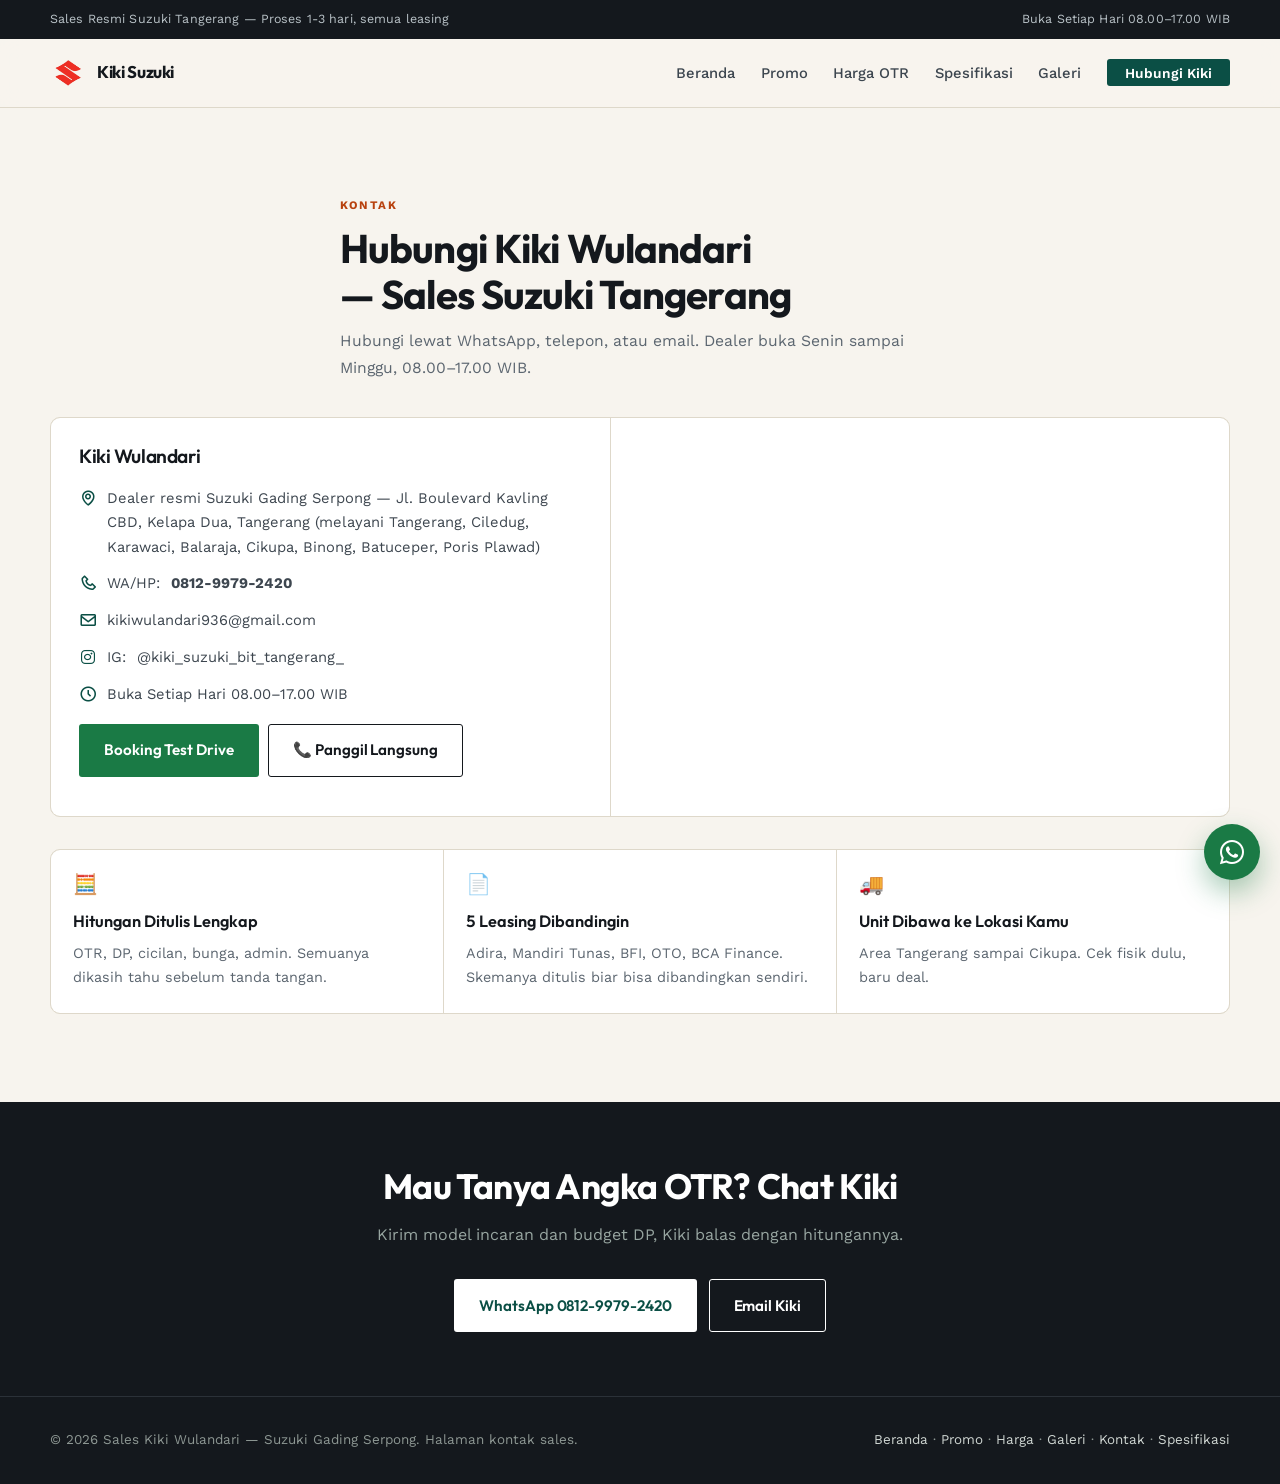
<file: kontak/index.html>
<!DOCTYPE html>
<html lang="id">
<head><!-- Google Tag Manager -->
<script>(function(w,d,s,l,i){w[l]=w[l]||[];w[l].push({'gtm.start': new Date().getTime(),event:'gtm.js'});var f=d.getElementsByTagName(s)[0],j=d.createElement(s),dl=l!='dataLayer'?'&l='+l:'';j.async=true;j.src='https://www.googletagmanager.com/gtm.js?id='+i+dl;f.parentNode.insertBefore(j,f);})(window,document,'script','dataLayer','GTM-5NBS44CF');</script>
<!-- End Google Tag Manager -->
<!--GTM_HEAD_MARKER-->


    <meta charset="UTF-8" />
    <meta name="viewport" content="width=device-width, initial-scale=1.0, viewport-fit=cover"/>
    <meta name="theme-color" content="#134e4a">
    <meta name="mobile-web-app-capable" content="yes">
    <meta name="apple-mobile-web-app-capable" content="yes">
    <meta name="apple-mobile-web-app-status-bar-style" content="default">

    <title>Kontak Sales Suzuki Tangerang - Kiki</title>
    <meta name="description" content="Hubungi Kiki Wulandari, sales Suzuki resmi Tangerang: WA 0812-9979-2420, IG @kiki_suzuki_bit_tangerang_. Buka setiap hari 08.00-17.00." />

    <meta property="og:title" content="Kontak Sales Suzuki Tangerang - Kiki Wulandari" />
    <meta property="og:description" content="Chat Kiki Wulandari, sales Suzuki Tangerang. WA 0812-9979-2420, buka 08.00-17.00 WIB." />
    <meta property="og:image" content="https://suzukibuanaindomobiltrada.com/assets/img/kiki-suzukitangerang.webp" />
    <meta property="og:url" content="https://suzukibuanaindomobiltrada.com/kontak/" />
    <meta property="og:type" content="website" />
    <meta name="twitter:card" content="summary_large_image" />
    <meta name="twitter:title" content="Kontak Sales Suzuki Tangerang - Kiki Wulandari" />
    <meta name="twitter:description" content="Chat Kiki Wulandari, sales Suzuki Tangerang. WA 0812-9979-2420, buka 08.00-17.00 WIB." />
    <meta name="twitter:image" content="https://suzukibuanaindomobiltrada.com/assets/img/kiki-suzukitangerang.webp" />

    <meta name="keywords" content="suzuki gading serpong, kontak sales suzuki gading serpong, kiki wulandari suzuki, wa sales suzuki gading serpong, trade in mobil suzuki" />

    <meta name="geo.region" content="ID-BT" />
    <meta name="geo.placename" content="Tangerang Kota, Banten" />
    <meta name="geo.position" content="-6.2489;106.6234" />
    <meta name="ICBM" content="-6.2489, 106.6234" />

    <link rel="canonical" href="https://suzukibuanaindomobiltrada.com/kontak/" />
    <meta name="robots" content="index, follow" />

    <link rel="icon" href="/assets/img/favicon.png" type="image/png">
    <link rel="apple-touch-icon" href="/assets/img/favicon.png">
    <link rel="shortcut icon" href="/assets/img/favicon.png" type="image/png">

    <link rel="preconnect" href="https://fonts.googleapis.com">
    <link rel="preconnect" href="https://fonts.gstatic.com" crossorigin>
    <link href="https://fonts.googleapis.com/css2?family=Outfit:wght@400;500;600;700;800&family=Work+Sans:wght@300;400;500;600&display=swap" rel="stylesheet" media="print" onload="this.media='all'">
    <noscript><link href="https://fonts.googleapis.com/css2?family=Outfit:wght@400;500;600;700;800&family=Work+Sans:wght@300;400;500;600&display=swap" rel="stylesheet"></noscript>
    <link href="https://fonts.googleapis.com/css2?family=Plus+Jakarta+Sans:wght@400;500;600;700;800&display=swap" rel="stylesheet">
    <link href='https://unpkg.com/boxicons@2.1.4/css/boxicons.min.css' rel='stylesheet'>
    <link rel="stylesheet" href="/assets/css/style.css">
    <link rel="stylesheet" href="/assets/css/app-mobile.css">
</head>
<body><!--GTM_NOSCRIPT_MARKER-->
<noscript><iframe src="https://www.googletagmanager.com/ns.html?id=GTM-5NBS44CF"
  height="0" width="0" style="display:none;visibility:hidden"></iframe></noscript>


    <div class="kw-topbar">
        <div class="kw-wrap">
            <span>Sales Resmi Suzuki Tangerang &mdash; Proses 1-3 hari, semua leasing</span>
            <span>Buka Setiap Hari 08.00&ndash;17.00 WIB</span>
        </div>
    </div>

    <nav class="kw-nav">
        <div class="kw-wrap">
            <a href="/" class="kw-brand"><img width="30" height="30" loading="eager" src="/assets/img/logosuzuki.webp" alt="Logo Suzuki resmi" /> Kiki Suzuki</a>
            <button class="kw-burger" aria-label="Menu" onclick="document.getElementById('kwMenu').classList.toggle('kw-open')">&#9776;</button>
            <ul class="kw-menu" id="kwMenu">
                <li><a href="/">Beranda</a></li>
                <li><a href="/promo/">Promo</a></li>
                <li><a href="/harga/">Harga OTR</a></li>
                <li><a href="/spesifikasi/">Spesifikasi</a></li>
                <li><a href="/galeri/">Galeri</a></li>
                <li><a href="/kontak/" class="kw-cta" aria-current="page" style="color: white">Hubungi Kiki</a></li>
            </ul>
        </div>
    </nav>

    <section class="kw-sec">
        <div class="kw-wrap">
            <div class="kw-page-head kw-reveal">
                <span class="kw-eyebrow">Kontak</span>
                <h1>Hubungi Kiki Wulandari — Sales Suzuki Tangerang</h1>
                <p>Hubungi lewat WhatsApp, telepon, atau email. Dealer buka Senin sampai Minggu, 08.00&ndash;17.00 WIB.</p>
            </div>

            <div class="kw-lokal kw-reveal">
                <div class="kw-lokal-card">
                    <h3>Kiki Wulandari</h3>
                    <p><i class="bx bx-map"></i> Dealer resmi Suzuki Gading Serpong &mdash; Jl. Boulevard Kavling CBD, Kelapa Dua, Tangerang (melayani Tangerang, Ciledug, Karawaci, Balaraja, Cikupa, Binong, Batuceper, Poris Plawad)</p>
                    <p><i class="bx bx-phone"></i> WA/HP: <a href="tel:+6281299792420" style="text-decoration:none;font-weight:700;">0812-9979-2420</a></p>
                    <p><i class="bx bx-envelope"></i> <a href="mailto:kikiwulandari936@gmail.com">kikiwulandari936@gmail.com</a></p>
                    <p><i class="bx bxl-instagram"></i> IG: <a href="https://instagram.com/kiki_suzuki_bit_tangerang_" target="_blank" rel="noopener">@kiki_suzuki_bit_tangerang_</a></p>
                    <p><i class="bx bx-time-five"></i> Buka Setiap Hari 08.00&ndash;17.00 WIB</p>
                    <p style="margin-top:1rem;display:flex;gap:.6rem;flex-wrap:wrap;"><a class="kw-btn kw-btn-wa" href="https://wa.me/6281299792420?text=hallo%20kak%20Kiki%2C%20mau%20tanya%20untuk%20unit%20suzukinya" target="_blank" rel="noopener">Booking Test Drive</a><a class="kw-btn kw-btn-ghost" href="tel:+6281299792420">&#128222; Panggil Langsung</a></p>
                </div>
                <div class="kw-lokal-map">
                    <iframe src="https://www.google.com/maps/embed?pb=!1m14!1m8!1m3!1d15864.209323790988!2d106.611938!3d-6.2568369!3m2!1i1024!2i768!4f13.1!3m3!1m2!1s0x2e69fd7dd6fc38d9%3A0x2cf541833a641a3d!2sKiki%20Suzuki%20Gading%20Serpong!5e0!3m2!1sen!2sid!4v1786002355296!5m2!1sen!2sid" width="600" height="450" style="border:0;" allowfullscreen="" loading="lazy" referrerpolicy="strict-origin-when-cross-origin" title="Peta dealer Kiki Suzuki Gading Serpong"></iframe>
                </div>
            </div>

            <div class="kw-reasons kw-reveal" style="margin-top:2rem;">
                <div class="kw-reason"><i>🧮</i><b>Hitungan Ditulis Lengkap</b><p>OTR, DP, cicilan, bunga, admin. Semuanya dikasih tahu sebelum tanda tangan.</p></div>
                <div class="kw-reason"><i>📄</i><b>5 Leasing Dibandingin</b><p>Adira, Mandiri Tunas, BFI, OTO, BCA Finance. Skemanya ditulis biar bisa dibandingkan sendiri.</p></div>
                <div class="kw-reason"><i>🚚</i><b>Unit Dibawa ke Lokasi Kamu</b><p>Area Tangerang sampai Cikupa. Cek fisik dulu, baru deal.</p></div>
            </div>
        </div>
    </section>

    <section class="kw-contact">
        <div class="kw-wrap">
            <h2 class="kw-reveal">Mau Tanya Angka OTR? Chat Kiki</h2>
            <p class="kw-reveal">Kirim model incaran dan budget DP, Kiki balas dengan hitungannya.</p>
            <div class="kw-contact-links kw-reveal">
                <a class="kw-btn kw-btn-light" href="https://wa.me/6281299792420?text=hallo%20kak%20Kiki%2C%20mau%20tanya%20untuk%20unit%20suzukinya" target="_blank" rel="noopener">WhatsApp 0812-9979-2420</a>
                <a class="kw-btn kw-btn-ghost" href="mailto:kikiwulandari936@gmail.com" style="border-color:#fff;color:#fff;">Email Kiki</a>
            </div>
        </div>
    </section>

    <footer class="kw-foot">
        <div class="kw-wrap">
            <div>&copy; 2026 Sales Kiki Wulandari &mdash; Suzuki Gading Serpong. Halaman kontak sales.</div>
            <div><a href="/">Beranda</a> &middot; <a href="/promo/">Promo</a> &middot; <a href="/harga/">Harga</a> &middot; <a href="/galeri/">Galeri</a> &middot; <a href="/kontak/">Kontak</a> &middot; <a href="/spesifikasi/">Spesifikasi</a></div>
        </div>
    </footer>

    <a class="kw-wa-float" href="https://wa.me/6281299792420?text=hallo%20kak%20Kiki%2C%20mau%20tanya%20untuk%20unit%20suzukinya%20Tangerang" target="_blank" rel="noopener" aria-label="Chat WhatsApp Kiki">
        <i class="bx bxl-whatsapp"></i>
    </a>

    <script type="application/ld+json">
    {
        "@context": "https://schema.org",
        "@type": "AutoDealer",
        "name": "Sales Suzuki Gading Serpong - Kiki Wulandari",
        "image": "https://suzukibuanaindomobiltrada.com/assets/img/kiki-suzukitangerang.webp",
        "url": "https://suzukibuanaindomobiltrada.com/",
        "telephone": "+6281299792420",
        "priceRange": "Rp 150.000.000 - Rp 500.000.000",
        "address": {
            "@type": "PostalAddress",
            "streetAddress": "Jl. Boulevard Kavling CBD No. 25-26, Kelapa Dua Raya",
            "addressLocality": "Tangerang",
            "addressRegion": "Banten",
            "postalCode": "15157",
            "addressCountry": "ID"
        },
        "geo": {
            "@type": "GeoCoordinates",
            "latitude": -6.2489,
            "longitude": 106.6234
        },
        "openingHours": "Mo-Su 08:00-17:00",
        "areaServed": [
            { "@type": "City", "name": "Tangerang Kota" },
            { "@type": "City", "name": "Ciledug" },
            { "@type": "City", "name": "Karawaci" },
            { "@type": "City", "name": "Balaraja" },
            { "@type": "City", "name": "Cikupa" },
            { "@type": "City", "name": "Binong" },
            { "@type": "City", "name": "Batuceper" },
            { "@type": "City", "name": "Poris Plawad" }
        ]
    }
    </script>

    <script src="/assets/js/main.js"></script>
<nav class="kw-appbar" aria-label="Menu cepat">
    <a href="/"><i class="bx bxs-home"></i><span>Home</span></a>
    <a href="/promo/"><i class="bx bxs-megaphone"></i><span>Promo</span></a>
    <a class="kw-wa" href="https://wa.me/6281299792420?text=hallo%20kak%20Kiki%2C%20mau%20tanya%20untuk%20unit%20suzukinya" target="_blank" rel="noopener"><i class="bx bxl-whatsapp"></i><span>Kiki</span></a>
    <a href="/harga/"><i class="bx bx-purchase-tag-alt"></i><span>DP</span></a>
    <a href="/galeri/"><i class="bx bxs-photo-album"></i><span>Galeri</span></a>
</nav>
<script>(function(){var p=location.pathname;document.querySelectorAll('.kw-appbar a').forEach(function(a){if(a.pathname===p)a.classList.add('kw-on')});})();</script><!--TRACK_JS_MARKER-->
<script src="/assets/js/track.js" defer></script>
</body>
</html>
</file>
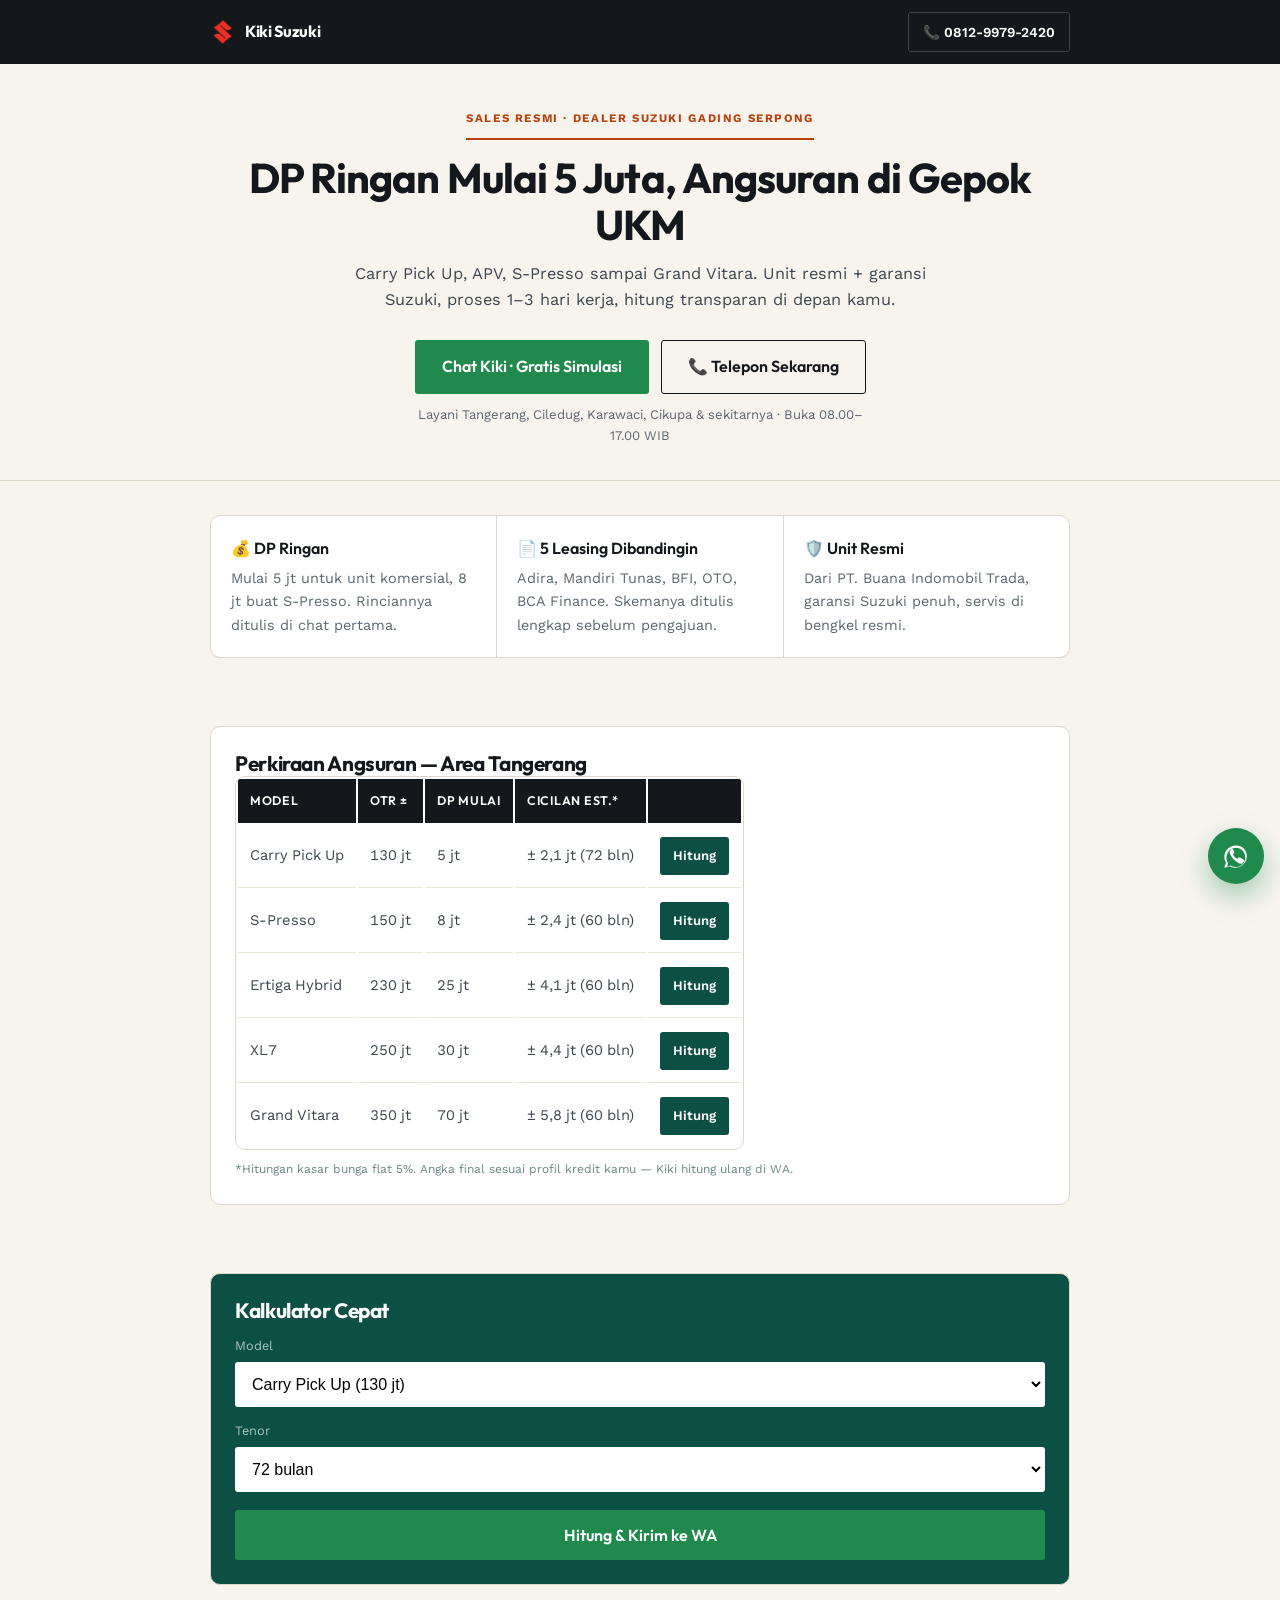
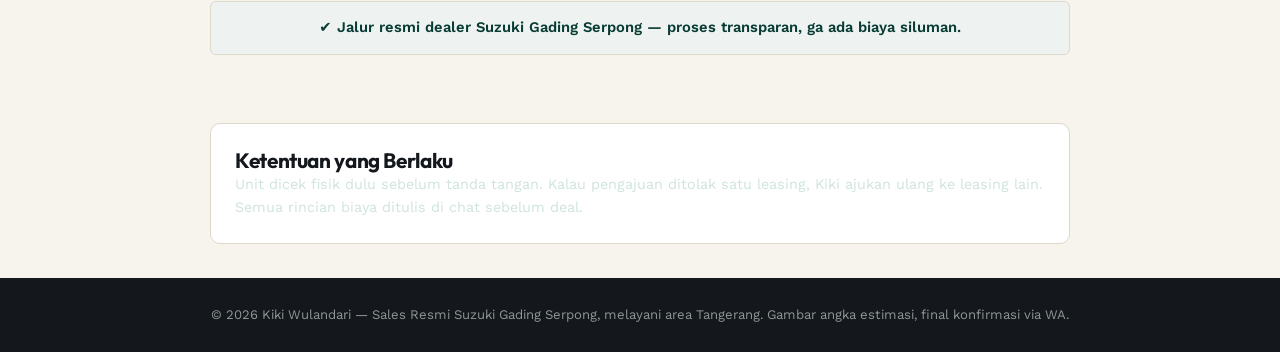
<file: lp/index.html>
<!DOCTYPE html>
<html lang="id">
<head>
    <meta charset="UTF-8" />
    <meta name="viewport" content="width=device-width, initial-scale=1.0" />
    <meta name="robots" content="noindex, nofollow" />
    <link rel="preconnect" href="https://fonts.googleapis.com">
    <link rel="preconnect" href="https://fonts.gstatic.com" crossorigin>
    <link href="https://fonts.googleapis.com/css2?family=Outfit:wght@400;500;600;700;800&family=Work+Sans:wght@300;400;500;600&display=swap" rel="stylesheet" media="print" onload="this.media='all'">
    <noscript><link href="https://fonts.googleapis.com/css2?family=Outfit:wght@400;500;600;700;800&family=Work+Sans:wght@300;400;500;600&display=swap" rel="stylesheet"></noscript>

    <meta name="theme-color" content="#134e4a">
    <title>DP Ringan Suzuki Tangerang Mulai 5 Jt | Kiki Wulandari 0812-9979-2420</title>
    <meta name="description" content="Unit Suzuki masuk budget: DP dari 5 jt, angsuran ringan, unit resmi garansi. Chat Kiki 0812-9979-2420 buat simulasi kredit akurat hari ini." />
<!-- Google Tag Manager -->
<script>(function(w,d,s,l,i){w[l]=w[l]||[];w[l].push({'gtm.start': new Date().getTime(),event:'gtm.js'});var f=d.getElementsByTagName(s)[0],j=d.createElement(s),dl=l!='dataLayer'?'&l='+l:'';j.async=true;j.src='https://www.googletagmanager.com/gtm.js?id='+i+dl;f.parentNode.insertBefore(j,f);})(window,document,'script','dataLayer','GTM-5NBS44CF');</script>
<!-- End Google Tag Manager -->
    <style>
*{margin:0;padding:0;box-sizing:border-box}
body{font-family:'Work Sans',system-ui,-apple-system,sans-serif;background:#f7f4ee;color:#3d464f;line-height:1.62;font-size:1rem}
.wrap{max-width:900px;margin:0 auto;padding:0 20px}
img{max-width:100%;display:block}
a{text-decoration:none;color:inherit}
h1{font-family:'Outfit',sans-serif;color:#14181d;font-weight:700;line-height:1.14;letter-spacing:-.022em}
h2{font-family:'Outfit',sans-serif;color:#14181d;font-weight:700;line-height:1.2;letter-spacing:-.018em;font-size:1.3rem}
:focus-visible{outline:2px solid #b8420f;outline-offset:3px;border-radius:3px}

header{background:#14181d;color:#b9c2c7;position:sticky;top:0;z-index:50}
header .wrap{display:flex;align-items:center;justify-content:space-between;gap:10px;flex-wrap:wrap;padding:12px 20px}
.logo{display:flex;align-items:center;gap:9px;font-family:'Outfit',sans-serif;font-weight:700;color:#fff;letter-spacing:-.02em}
.logo img{width:26px;height:26px}
.ph{font-weight:600;color:#fff;border:1px solid #3d464f;padding:8px 14px;border-radius:3px;font-size:.86rem}

.hero{background:#f7f4ee;border-bottom:1px solid #ded8ca;padding:40px 0 34px;text-align:center}
.hero .badge{display:inline-block;color:#b8420f;font-weight:700;font-size:.72rem;letter-spacing:.14em;text-transform:uppercase;padding-bottom:10px;margin-bottom:14px;border-bottom:2px solid #b8420f}
.hero h1{font-size:clamp(1.7rem,4.6vw,2.6rem);margin:0 0 12px}
.hero p{font-size:1.02rem;max-width:58ch;margin:0 auto}
.hero .cta{display:flex;gap:12px;justify-content:center;flex-wrap:wrap;margin:26px 0 10px}
.btn{display:inline-flex;align-items:center;justify-content:center;gap:8px;min-height:50px;padding:13px 26px;border:1px solid transparent;border-radius:3px;font-family:'Outfit',sans-serif;font-weight:600;font-size:1rem;cursor:pointer}
.wa{background:#1f8a4c;color:#fff}
.call{background:transparent;border-color:#14181d;color:#14181d}
.hero .sub{font-size:.82rem;color:#5c6670}

section{padding:34px 0}
.card{background:#fff;border:1px solid #ded8ca;border-radius:10px;padding:24px}
.grid3{display:grid;grid-template-columns:repeat(auto-fit,minmax(220px,1fr));gap:1px;background:#ded8ca;border:1px solid #ded8ca;border-radius:10px;overflow:hidden}
.benefit{background:#fff;padding:20px}
.benefit b{display:block;margin-bottom:5px;font-family:'Outfit',sans-serif;font-weight:600;color:#14181d}
.benefit p{font-size:.9rem;color:#5c6670}

table{background:#fff;border:1px solid #ded8ca;border-radius:10px;overflow:hidden;font-variant-numeric:tabular-nums}
th{background:#14181d;color:#fff;padding:12px;font-size:.78rem;text-align:left;font-family:'Outfit',sans-serif;font-weight:600;letter-spacing:.06em;text-transform:uppercase}
td{padding:12px;border-bottom:1px solid #ebe6db;font-size:.92rem}
tr:last-child td{border-bottom:none}
tbody tr:hover td{background:#eef3f1}
.btn-sm{display:inline-flex;align-items:center;justify-content:center;min-height:38px;background:#0b4f45;color:#fff;padding:7px 13px;border-radius:3px;font-weight:600;font-size:.82rem}

.calc{background:#0b4f45;border-radius:10px;padding:24px;color:#fff}
.calc h2{color:#fff;margin-bottom:6px}
.calc label{display:block;font-size:.8rem;color:#a9c4bd;margin:14px 0 5px}
.calc select{width:100%;padding:12px;border:1px solid rgba(255,255,255,.25);border-radius:3px;background:#fff;font-size:16px}
.calc .btn{width:100%;margin-top:18px;background:#1f8a4c;color:#fff}
#hsl{border-radius:6px;margin-top:14px;padding:14px;background:rgba(255,255,255,.12);font-size:.95rem;display:none}
.garansi{text-align:center;background:#eef3f1;border:1px solid #ded8ca;color:#083b34;padding:14px;border-radius:6px;font-weight:600;font-size:.92rem}
footer{background:#14181d;color:#8d9793;padding:26px 0;text-align:center;font-size:.82rem}
.float{position:fixed;right:16px;bottom:16px;background:#1f8a4c;width:56px;height:56px;border-radius:50%;display:flex;align-items:center;justify-content:center;box-shadow:0 12px 28px rgba(31,138,76,.38);z-index:99}
.float img{width:28px;height:28px}
@media(max-width:560px){
  header .ph{display:block;width:100%;text-align:center}
  table{display:block;overflow-x:auto;white-space:nowrap}
}
@media(prefers-reduced-motion:reduce){
  *{transition-duration:.001ms !important;animation-duration:.001ms !important}
}
    </style>
</head>
<body>
<noscript><iframe src="https://www.googletagmanager.com/ns.html?id=GTM-5NBS44CF"
  height="0" width="0" style="display:none;visibility:hidden"></iframe></noscript>

<header>
    <div class="wrap">
        <a class="logo" href="/lp/"><img src="/assets/img/logosuzuki.webp" alt="Logo Suzuki" /> Kiki&nbsp;Suzuki</a>
        <a class="ph" href="tel:+6281299792420">&#128222; 0812-9979-2420</a>
    </div>
</header>

<section class="hero">
    <div class="wrap">
        <span class="badge">Sales Resmi &middot; Dealer Suzuki Gading Serpong</span>
        <h1>DP Ringan Mulai 5 Juta, Angsuran di Gepok UKM</h1>
        <p>Carry Pick Up, APV, S-Presso sampai Grand Vitara. Unit resmi + garansi Suzuki, proses 1&ndash;3 hari kerja, hitung transparan di depan kamu.</p>
        <div class="cta">
            <a class="btn wa" href="https://wa.me/6281299792420?text=hallo%20kak%20Kiki%2C%20mau%20tanya%20untuk%20unit%20suzukinya">Chat Kiki &middot; Gratis Simulasi</a>
            <a class="btn call" href="tel:+6281299792420">&#128222; Telepon Sekarang</a>
        </div>
        <p class="sub">Layani Tangerang, Ciledug, Karawaci, Cikupa &amp; sekitarnya &middot; Buka 08.00&ndash;17.00 WIB</p>
    </div>
</section>

<section>
    <div class="wrap">
        <div class="grid3">
            <div class="benefit"><b>💰 DP Ringan</b><p>Mulai 5 jt untuk unit komersial, 8 jt buat S-Presso. Rinciannya ditulis di chat pertama.</p></div>
            <div class="benefit"><b>📄 5 Leasing Dibandingin</b><p>Adira, Mandiri Tunas, BFI, OTO, BCA Finance. Skemanya ditulis lengkap sebelum pengajuan.</p></div>
            <div class="benefit"><b>🛡️ Unit Resmi</b><p>Dari PT. Buana Indomobil Trada, garansi Suzuki penuh, servis di bengkel resmi.</p></div>
        </div>
    </div>
</section>

<section>
    <div class="wrap">
        <div class="card">
            <h2>Perkiraan Angsuran &mdash; Area Tangerang</h2>
            <table>
                <tr><th>Model</th><th>OTR ±</th><th>DP Mulai</th><th>Cicilan Est.*</th><th></th></tr>
                <tr><td>Carry Pick Up</td><td>130 jt</td><td>5 jt</td><td>± 2,1 jt (72 bln)</td><td><a class="btn-sm" href="https://wa.me/6281299792420?text=hallo%20kak%20Kiki%2C%20mau%20tanya%20untuk%20unit%20Carry%20Pick%20Up%20nya">Hitung</a></td></tr>
                <tr><td>S-Presso</td><td>150 jt</td><td>8 jt</td><td>± 2,4 jt (60 bln)</td><td><a class="btn-sm" href="https://wa.me/6281299792420?text=hallo%20kak%20Kiki%2C%20mau%20tanya%20untuk%20unit%20S-Presso%20nya">Hitung</a></td></tr>
                <tr><td>Ertiga Hybrid</td><td>230 jt</td><td>25 jt</td><td>± 4,1 jt (60 bln)</td><td><a class="btn-sm" href="https://wa.me/6281299792420?text=hallo%20kak%20Kiki%2C%20mau%20tanya%20untuk%20unit%20Ertiga%20Hybrid%20nya">Hitung</a></td></tr>
                <tr><td>XL7</td><td>250 jt</td><td>30 jt</td><td>± 4,4 jt (60 bln)</td><td><a class="btn-sm" href="https://wa.me/6281299792420?text=hallo%20kak%20Kiki%2C%20mau%20tanya%20untuk%20unit%20XL7%20nya">Hitung</a></td></tr>
                <tr><td>Grand Vitara</td><td>350 jt</td><td>70 jt</td><td>± 5,8 jt (60 bln)</td><td><a class="btn-sm" href="https://wa.me/6281299792420?text=hallo%20kak%20Kiki%2C%20mau%20tanya%20untuk%20unit%20Grand%20Vitara%20nya">Hitung</a></td></tr>
            </table>
            <p style="font-size:.75rem;color:#6c8783;margin-top:10px">*Hitungan kasar bunga flat 5%. Angka final sesuai profil kredit kamu &mdash; Kiki hitung ulang di WA.</p>
        </div>
    </div>
</section>

<section>
    <div class="wrap">
        <div class="calc card">
            <h2>Kalkulator Cepat</h2>
            <label>Model</label>
            <select id="m">
                <option value="130000000|Carry Pick Up">Carry Pick Up (130 jt)</option>
                <option value="150000000|S-Presso">S-Presso (150 jt)</option>
                <option value="230000000|Ertiga Hybrid">Ertiga Hybrid (230 jt)</option>
                <option value="250000000|XL7">XL7 (250 jt)</option>
                <option value="350000000|Grand Vitara">Grand Vitara (350 jt)</option>
            </select>
            <label>Tenor</label>
            <select id="t">
                <option>48 bulan</option>
                <option>60 bulan</option>
                <option selected>72 bulan</option>
            </select>
            <button class="btn wa" onclick="hitung()">Hitung &amp; Kirim ke WA</button>
        </div>
        <div class="garansi" style="margin-top:16px">&#10004; Jalur resmi dealer Suzuki Gading Serpong &mdash; proses transparan, ga ada biaya siluman.</div>
    </div>
</section>

<section>
    <div class="wrap">
        <div class="card">
            <h2>Ketentuan yang Berlaku</h2>
            <p style="font-size:.9rem;color:#cfe3df;margin:0">Unit dicek fisik dulu sebelum tanda tangan. Kalau pengajuan ditolak satu leasing, Kiki ajukan ulang ke leasing lain. Semua rincian biaya ditulis di chat sebelum deal.</p>
        </div>
    </div>
</section>

<footer>
    <div class="wrap">
        &copy; 2026 Kiki Wulandari &mdash; Sales Resmi Suzuki Gading Serpong, melayani area Tangerang. Gambar angka estimasi, final konfirmasi via WA.
    </div>
</footer>

<a class="float" href="https://wa.me/6281299792420?text=hallo%20kak%20Kiki%2C%20mau%20tanya%20untuk%20unit%20suzukinya" target="_blank" rel="noopener" aria-label="Chat WhatsApp Kiki"><img src="data:image/svg+xml,%3Csvg xmlns='http://www.w3.org/2000/svg' width='30' height='30' viewBox='0 0 24 24' fill='%23ffffff'%3E%3Cpath d='M17.5 14.4l-2.5-1.2c-.2-.1-.5-.1-.7.1l-.8.9c-.2.2-.4.3-.7.1-1-.5-2.8-2.3-3.3-3.3-.1-.3 0-.5.1-.7l.9-.8c.2-.2.2-.5.1-.7l-1.2-2.5c-.2-.4-.6-.5-.9-.2l-1.6 1.6c-.3.3-.4.6-.4 1 .3 1.6 1.3 3.8 3.7 6.2 2.4 2.4 4.6 3.4 6.2 3.7.4 0 .7-.1 1-.4l1.6-1.6c.3-.3.2-.7-.2-.9zM12 21.5c-1.5 0-2.9-.4-4.2-1.1l-.3-.2-3.1.8.8-3-.2-.3c-.8-1.3-1.2-2.8-1.2-4.4C4 8.7 7.6 5 12 5s8 3.7 8 8.3-3.6 8.2-8 8.2zM12 3C6.5 3 2 7.4 2 12.8c0 1.7.5 3.4 1.4 4.8L2 22l4.6-1.2c1.4.8 3 1.3 4.7 1.3 5.5 0 10-4.4 10-9.8S17.5 3 12 3z'/%3E%3C/svg%3E" alt="WhatsApp" /></a>

<script>
    function hitung() {
        var p = document.getElementById('m').value.split('|');
        var otr = parseInt(p[0],10), md = p[1], tenor = parseInt(document.getElementById('t').value,10);
        var dp = Math.round(otr*0.2), sisa = otr - dp, ang = Math.round(sisa/tenor + sisa*0.05/12);
        var rp = function(n){return 'Rp '+n.toLocaleString('id-ID');};
        var teks = 'Halo kak Kiki, aku coba kalkulator DP ringan.\nModel: '+md+'\nDP: '+rp(dp)+'\nTenor: '+tenor+' bulan\nPerkiraan angsuran '+rp(ang)+'/bulan. Tolong hitung akuratnya ya!';
        window.open('https://wa.me/6281299792420?text='+encodeURIComponent(teks),'_blank');
    }
</script>
<script src="/assets/js/track.js" defer></script>
</body>
</html>
</file>
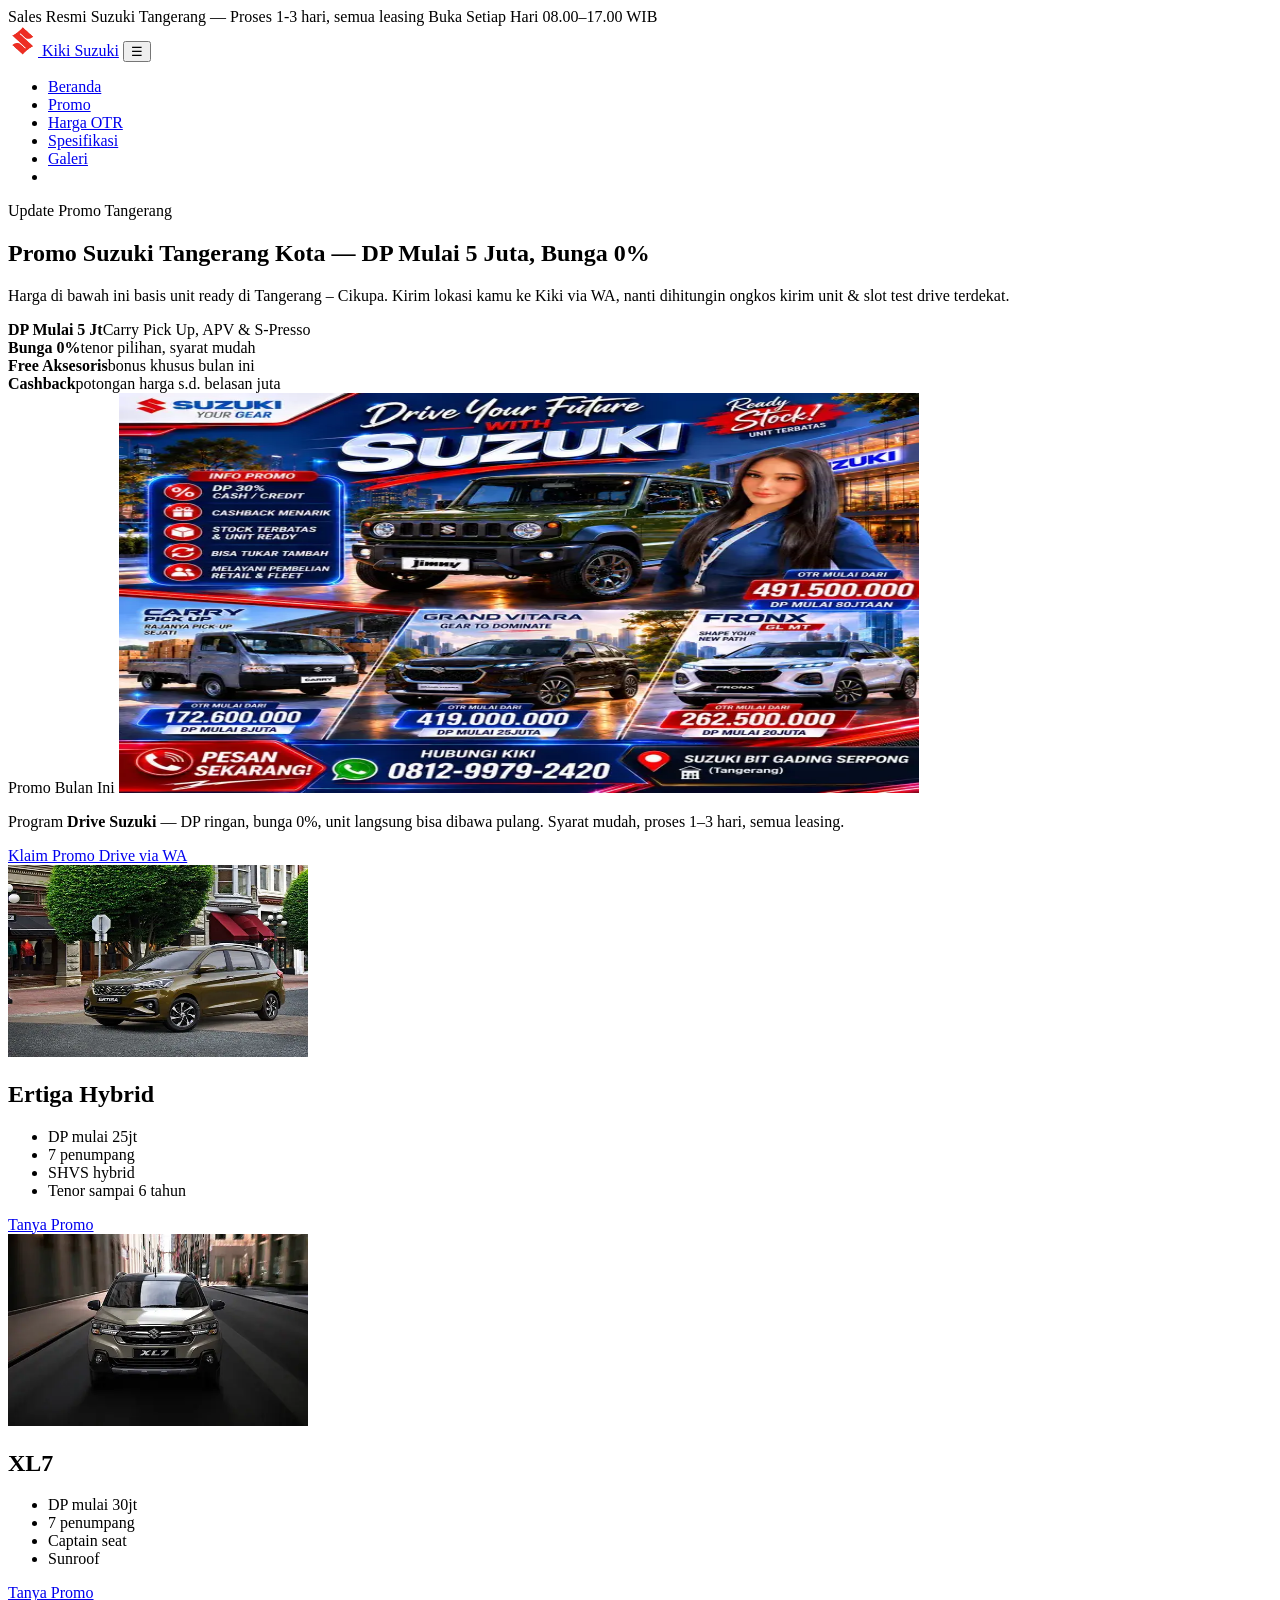
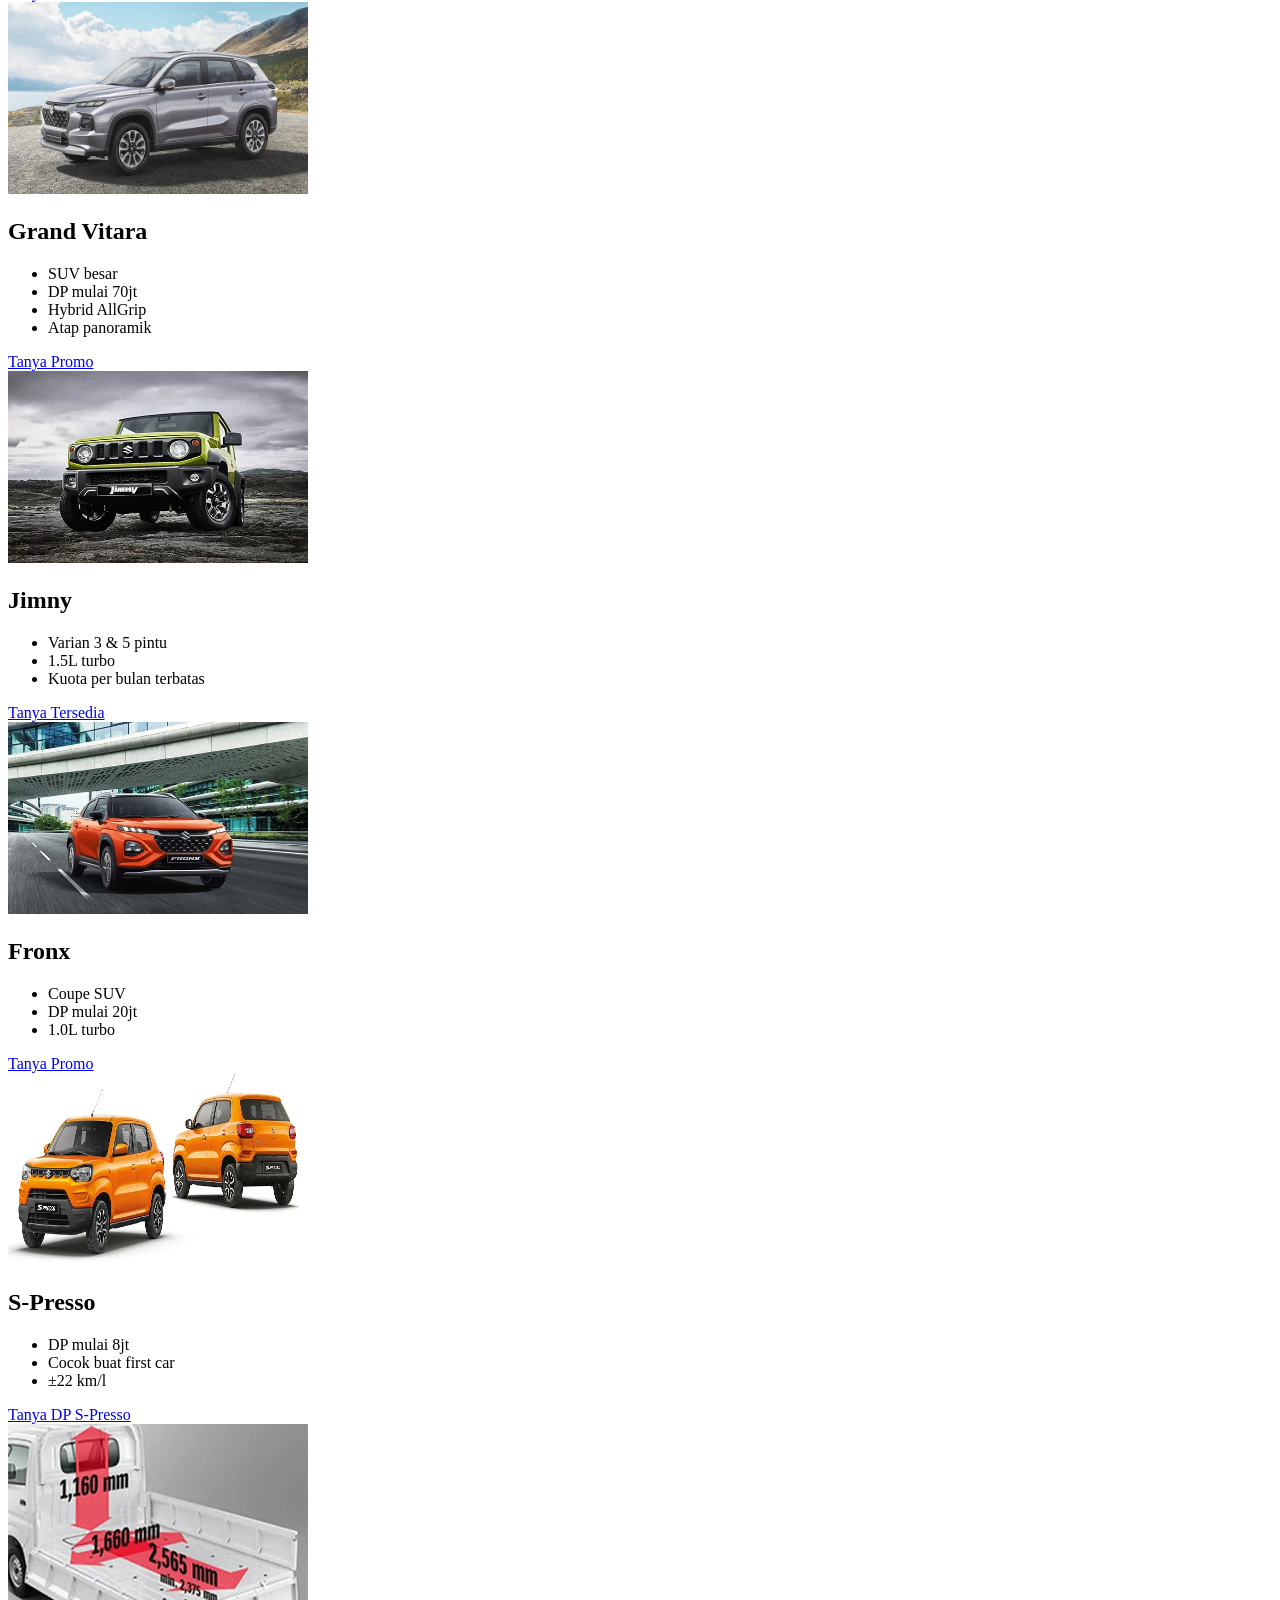
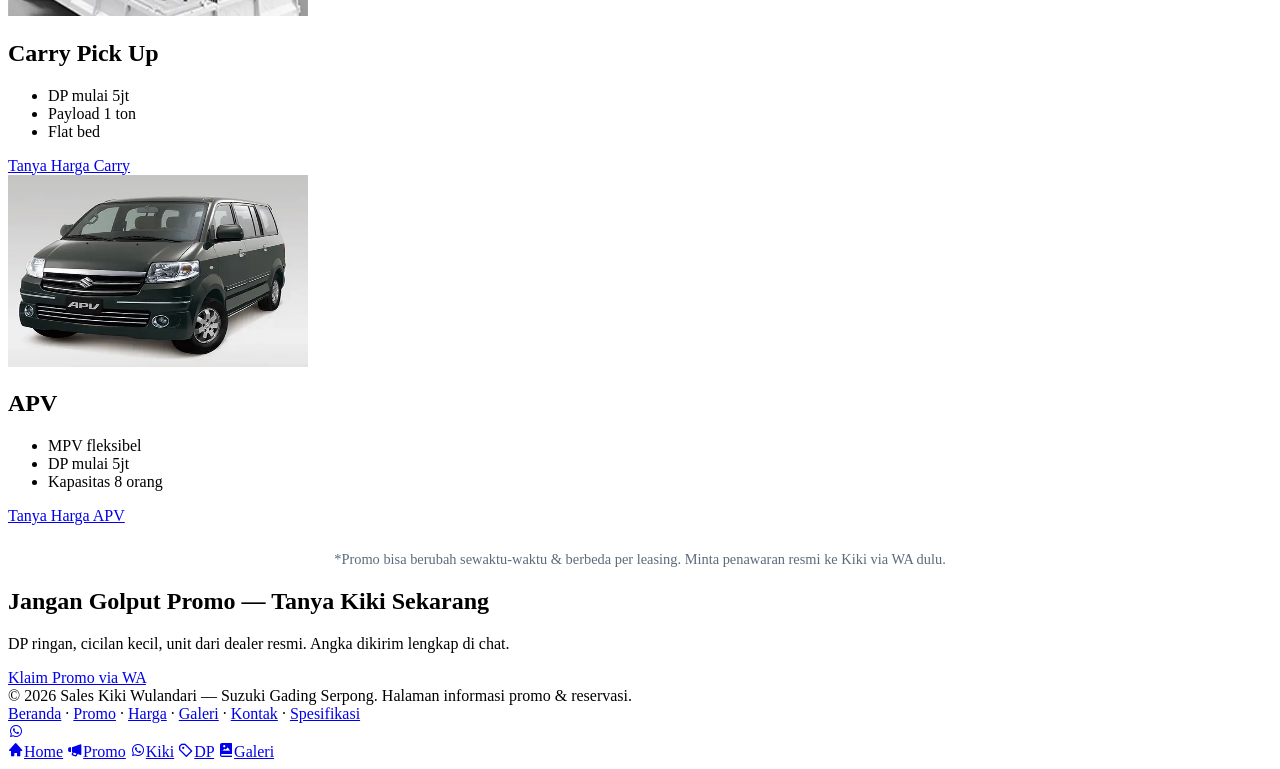
<file: promo/index.html>
<!DOCTYPE html>
<html lang="id">
<head><!-- Google Tag Manager -->
<script>(function(w,d,s,l,i){w[l]=w[l]||[];w[l].push({'gtm.start': new Date().getTime(),event:'gtm.js'});var f=d.getElementsByTagName(s)[0],j=d.createElement(s),dl=l!='dataLayer'?'&l='+l:'';j.async=true;j.src='https://www.googletagmanager.com/gtm.js?id='+i+dl;f.parentNode.insertBefore(j,f);})(window,document,'script','dataLayer','GTM-5NBS44CF');</script>
<!-- End Google Tag Manager -->
<!--GTM_HEAD_MARKER-->


    <meta charset="UTF-8" />
    <meta name="viewport" content="width=device-width, initial-scale=1.0, viewport-fit=cover"/>
    <meta name="theme-color" content="#134e4a">
    <meta name="mobile-web-app-capable" content="yes">
    <meta name="apple-mobile-web-app-capable" content="yes">
    <meta name="apple-mobile-web-app-status-bar-style" content="default">

    <title>Promo Suzuki Tangerang 2026 - DP Ringan | Kiki</title>
    <meta name="description" content="Promo Suzuki Tangerang 2026: DP ringan mulai 5jt, bunga 0%, cashback aksesoris. Sales resmi Kiki Wulandari 0812-9979-2420." />

    <meta property="og:title" content="Promo Suzuki Tangerang 2026 - Kiki Wulandari" />
    <meta property="og:description" content="Promo Suzuki Tangerang terbaru: DP ringan, bunga 0%, cashback. Tanya Kiki Wulandari, WA 0812-9979-2420." />
    <meta property="og:image" content="https://suzukibuanaindomobiltrada.com/assets/img/kiki-suzukitangerang.webp" />
    <meta property="og:url" content="https://suzukibuanaindomobiltrada.com/promo/" />
    <meta property="og:type" content="website" />
    <meta name="twitter:card" content="summary_large_image" />
    <meta name="twitter:title" content="Promo Suzuki Tangerang 2026 - Kiki Wulandari" />
    <meta name="twitter:description" content="Promo Suzuki Tangerang terbaru: DP ringan, bunga 0%, cashback. Tanya Kiki Wulandari, WA 0812-9979-2420." />
    <meta name="twitter:image" content="https://suzukibuanaindomobiltrada.com/assets/img/kiki-suzukitangerang.webp" />

    <meta name="keywords" content="suzuki gading serpong, suzuki tangerang, dp ringan suzuki, harga otr suzuki, promo suzuki 2026, suzuki carry pick up, suzuki jimny, suzuki fronx, suzuki ertiga hybrid, suzuki grand vitara, suzuki xl7, kiki wulandari, sales suzuki gading serpong, simulasi kredit suzuki" />

    <meta name="geo.region" content="ID-BT" />
    <meta name="geo.placename" content="Tangerang Kota, Banten" />
    <meta name="geo.position" content="-6.2489;106.6234" />
    <meta name="ICBM" content="-6.2489, 106.6234" />

    <link rel="canonical" href="https://suzukibuanaindomobiltrada.com/promo/" />
    <meta name="robots" content="index, follow" />

    <link rel="icon" href="/assets/img/favicon.png" type="image/png">
    <link rel="apple-touch-icon" href="/assets/img/favicon.png">
    <link rel="shortcut icon" href="/assets/img/favicon.png" type="image/png">

    <link rel="preload" as="image" href="/assets/img/promo-drive-suzuki.webp" fetchpriority="high">
    <link rel="preconnect" href="https://fonts.googleapis.com">
    <link rel="preconnect" href="https://fonts.gstatic.com" crossorigin>
    <link href="https://fonts.googleapis.com/css2?family=Outfit:wght@400;500;600;700;800&family=Work+Sans:wght@300;400;500;600&display=swap" rel="stylesheet" media="print" onload="this.media='all'">
    <noscript><link href="https://fonts.googleapis.com/css2?family=Outfit:wght@400;500;600;700;800&family=Work+Sans:wght@300;400;500;600&display=swap" rel="stylesheet"></noscript>
    <link href='https://unpkg.com/boxicons@2.1.4/css/boxicons.min.css' rel='stylesheet' media="print" onload="this.media='all'">
    <noscript><link href='https://unpkg.com/boxicons@2.1.4/css/boxicons.min.css' rel='stylesheet'>
    <link rel="stylesheet" href="/assets/css/style.css">
    <link rel="stylesheet" href="/assets/css/app-mobile.css">
    <script type="application/ld+json">
    {
        "@context": "https://schema.org",
        "@type": "BreadcrumbList",
        "itemListElement": [
            { "@type": "ListItem", "position": 1, "name": "Beranda", "item": "https://suzukibuanaindomobiltrada.com/" },
            { "@type": "ListItem", "position": 2, "name": "Promo", "item": "https://suzukibuanaindomobiltrada.com/promo/" }
        ]
    }
    </script>
</head>
<body><!--GTM_NOSCRIPT_MARKER-->
<noscript><iframe src="https://www.googletagmanager.com/ns.html?id=GTM-5NBS44CF"
  height="0" width="0" style="display:none;visibility:hidden"></iframe></noscript>


    <div class="kw-topbar">
        <div class="kw-wrap">
            <span>Sales Resmi Suzuki Tangerang &mdash; Proses 1-3 hari, semua leasing</span>
            <span>Buka Setiap Hari 08.00&ndash;17.00 WIB</span>
        </div>
    </div>

    <nav class="kw-nav">
        <div class="kw-wrap">
            <a href="/" class="kw-brand"><img width="30" height="30" loading="eager" src="/assets/img/logosuzuki.webp" alt="Logo Suzuki resmi" /> Kiki Suzuki</a>
            <button class="kw-burger" aria-label="Menu" onclick="document.getElementById('kwMenu').classList.toggle('kw-open')">&#9776;</button>
            <ul class="kw-menu" id="kwMenu">
                <li><a href="/">Beranda</a></li>
                <li><a href="/promo/" aria-current="page">Promo</a></li>
                <li><a href="/harga/">Harga OTR</a></li>
                <li><a href="/spesifikasi/">Spesifikasi</a></li>
                <li><a href="/galeri/">Galeri</a></li>
                <li><a href="/kontak/" class="kw-cta" style="color: white">Hubungi Kiki</a></li>
            </ul>
        </div>
    </nav>

    <section class="kw-sec">
        <div class="kw-wrap">
            <div class="kw-page-head kw-reveal">
                <span class="kw-eyebrow">Update Promo Tangerang</span>
                <h1>Promo Suzuki Tangerang Kota — DP Mulai 5 Juta, Bunga 0%</h1>
                <p>Harga di bawah ini basis unit ready di Tangerang &ndash; Cikupa. Kirim lokasi kamu ke Kiki via WA, nanti dihitungin ongkos kirim unit &amp; slot test drive terdekat.</p>
            </div>

            <div class="kw-banner kw-reveal">
                <div><b>DP Mulai 5 Jt</b><span>Carry Pick Up, APV &amp; S-Presso</span></div>
                <div><b>Bunga 0%</b><span>tenor pilihan, syarat mudah</span></div>
                <div><b>Free Aksesoris</b><span>bonus khusus bulan ini</span></div>
                <div><b>Cashback</b><span>potongan harga s.d. belasan juta</span></div>
            </div>

            <div class="kw-flyer kw-reveal">
                <span class="kw-flyer-badge">Promo Bulan Ini</span>
                <img width="800" height="400" loading="eager" fetchpriority="high" src="/assets/img/promo-drive-suzuki.webp" alt="Promo Drive Suzuki Tangerang Kiki Wulandari" />
                <p>Program <b>Drive Suzuki</b> — DP ringan, bunga 0%, unit langsung bisa dibawa pulang. Syarat mudah, proses 1&ndash;3 hari, semua leasing.</p>
                <a href="https://wa.me/6281299792420?text=hallo%20kak%20Kiki%2C%20mau%20klaim%20promo%20Drive%20Suzuki" target="_blank" rel="noopener">Klaim Promo Drive via WA</a>
            </div>

            <div class="kw-list kw-reveal">
                <div class="kw-model-row">
                    <img width="300" height="192" loading="lazy" src="/assets/img/kiki-ertiga-tangerang.webp" alt="Suzuki Ertiga Hybrid promo kredit Tangerang Kiki" />
                    <div><h2>Ertiga Hybrid</h2><ul><li>DP mulai 25jt</li><li>7 penumpang</li><li>SHVS hybrid</li><li>Tenor sampai 6 tahun</li></ul></div>
                    <a href="https://wa.me/6281299792420?text=hallo%20kak%20Kiki%2C%20mau%20tanya%20untuk%20unit%20Ertiga%20Hybrid%20nya" target="_blank" rel="noopener">Tanya Promo</a>
                </div>
                <div class="kw-model-row">
                    <img width="300" height="192" loading="lazy" src="/assets/img/kiki-xl7-tangerang.webp" alt="Suzuki XL7 promo Tangerang Kiki" />
                    <div><h2>XL7</h2><ul><li>DP mulai 30jt</li><li>7 penumpang</li><li>Captain seat</li><li>Sunroof</li></ul></div>
                    <a href="https://wa.me/6281299792420?text=hallo%20kak%20Kiki%2C%20mau%20tanya%20untuk%20unit%20XL7%20nya" target="_blank" rel="noopener">Tanya Promo</a>
                </div>
                <div class="kw-model-row">
                    <img width="300" height="192" loading="lazy" src="/assets/img/kiki-grand-vitara-tangerang.webp" alt="Suzuki Grand Vitara promo Tangerang Kiki" />
                    <div><h2>Grand Vitara</h2><ul><li>SUV besar</li><li>DP mulai 70jt</li><li>Hybrid AllGrip</li><li>Atap panoramik</li></ul></div>
                    <a href="https://wa.me/6281299792420?text=hallo%20kak%20Kiki%2C%20mau%20tanya%20untuk%20unit%20Grand%20Vitara%20nya" target="_blank" rel="noopener">Tanya Promo</a>
                </div>
                <div class="kw-model-row">
                    <img width="300" height="192" loading="lazy" src="/assets/img/kiki-jimny-tangerang.webp" alt="Suzuki Jimny waitlist Tangerang Kiki" />
                    <div><h2>Jimny</h2><ul><li>Varian 3 &amp; 5 pintu</li><li>1.5L turbo</li><li>Kuota per bulan terbatas</li></ul></div>
                    <a href="https://wa.me/6281299792420?text=hallo%20kak%20Kiki%2C%20mau%20tanya%20untuk%20unit%20Jimny%20nya" target="_blank" rel="noopener">Tanya Tersedia</a>
                </div>
                <div class="kw-model-row">
                    <img width="300" height="192" loading="lazy" src="/assets/img/kiki-fronx-tangerang.webp" alt="Suzuki Fronx promo DP ringan Tangerang Kiki" />
                    <div><h2>Fronx</h2><ul><li>Coupe SUV</li><li>DP mulai 20jt</li><li>1.0L turbo</li></ul></div>
                    <a href="https://wa.me/6281299792420?text=hallo%20kak%20Kiki%2C%20mau%20tanya%20untuk%20unit%20Fronx%20nya" target="_blank" rel="noopener">Tanya Promo</a>
                </div>
                <div class="kw-model-row">
                    <img width="300" height="192" loading="lazy" src="/assets/img/kiki-s-presso-tangerang.webp" alt="Suzuki S-Presso DP ringan Tangerang Kiki" />
                    <div><h2>S-Presso</h2><ul><li>DP mulai 8jt</li><li>Cocok buat first car</li><li>&plusmn;22 km/l</li></ul></div>
                    <a href="https://wa.me/6281299792420?text=hallo%20kak%20Kiki%2C%20mau%20tanya%20untuk%20unit%20S-Presso%20nya" target="_blank" rel="noopener">Tanya DP S-Presso</a>
                </div>
                <div class="kw-model-row">
                    <img width="300" height="192" loading="lazy" src="/assets/img/kiki-carry-pickup-tangerang.webp" alt="Suzuki Carry Pick Up kredit UMKM Tangerang Kiki" />
                    <div><h2>Carry Pick Up</h2><ul><li>DP mulai 5jt</li><li>Payload 1 ton</li><li>Flat bed</li></ul></div>
                    <a href="https://wa.me/6281299792420?text=hallo%20kak%20Kiki%2C%20mau%20tanya%20untuk%20unit%20Carry%20nya" target="_blank" rel="noopener">Tanya Harga Carry</a>
                </div>
                <div class="kw-model-row">
                    <img width="300" height="192" loading="lazy" src="/assets/img/kiki-apv-tangerang.webp" alt="Suzuki APV promo kredit Tangerang Kiki" />
                    <div><h2>APV</h2><ul><li>MPV fleksibel</li><li>DP mulai 5jt</li><li>Kapasitas 8 orang</li></ul></div>
                    <a href="https://wa.me/6281299792420?text=hallo%20kak%20Kiki%2C%20mau%20tanya%20untuk%20unit%20APV%20nya" target="_blank" rel="noopener">Tanya Harga APV</a>
                </div>
            </div>

            <p style="text-align:center;margin-top:1.6rem;color:#5b6b7b;font-size:.9rem;">*Promo bisa berubah sewaktu-waktu &amp; berbeda per leasing. Minta penawaran resmi ke Kiki via WA dulu.</p>
        </div>
    </section>

    <section class="kw-contact">
        <div class="kw-wrap">
            <h2 class="kw-reveal">Jangan Golput Promo — Tanya Kiki Sekarang</h2>
            <p class="kw-reveal">DP ringan, cicilan kecil, unit dari dealer resmi. Angka dikirim lengkap di chat.</p>
            <div class="kw-contact-links kw-reveal">
                <a class="kw-btn kw-btn-light" href="https://wa.me/6281299792420?text=hallo%20kak%20Kiki%2C%20mau%20tanya%20untuk%20unit%20suzukinya" target="_blank" rel="noopener">Klaim Promo via WA</a>
                <a class="kw-btn kw-btn-ghost" href="/harga/" style="border-color:#fff;color:#fff;">Cek Estimasi DP</a>
            </div>
        </div>
    </section>

    <footer class="kw-foot">
        <div class="kw-wrap">
            <div>&copy; 2026 Sales Kiki Wulandari &mdash; Suzuki Gading Serpong. Halaman informasi promo &amp; reservasi.</div>
            <div><a href="/">Beranda</a> &middot; <a href="/promo/">Promo</a> &middot; <a href="/harga/">Harga</a> &middot; <a href="/galeri/">Galeri</a> &middot; <a href="/kontak/">Kontak</a> &middot; <a href="/spesifikasi/">Spesifikasi</a></div>
        </div>
    </footer>

    <a class="kw-wa-float" href="https://wa.me/6281299792420?text=hallo%20kak%20Kiki%2C%20mau%20tanya%20untuk%20unit%20suzukinya" target="_blank" rel="noopener" aria-label="Chat WhatsApp Kiki">
        <i class="bx bxl-whatsapp"></i>
    </a>

    <script type="application/ld+json">
    {
        "@context": "https://schema.org",
        "@type": "AutoDealer",
        "name": "Sales Suzuki Gading Serpong - Kiki Wulandari",
        "image": "https://suzukibuanaindomobiltrada.com/assets/img/kiki-suzukitangerang.webp",
        "url": "https://suzukibuanaindomobiltrada.com/",
        "telephone": "+6281299792420",
        "priceRange": "Rp 150.000.000 - Rp 500.000.000",
        "address": {
            "@type": "PostalAddress",
            "streetAddress": "Jl. Boulevard Kavling CBD No. 25-26, Kelapa Dua Raya",
            "addressLocality": "Tangerang",
            "addressRegion": "Banten",
            "postalCode": "15157",
            "addressCountry": "ID"
        },
        "geo": {
            "@type": "GeoCoordinates",
            "latitude": -6.2489,
            "longitude": 106.6234
        },
        "openingHours": "Mo-Su 08:00-17:00",
        "areaServed": [
            { "@type": "City", "name": "Tangerang Kota" },
            { "@type": "City", "name": "Ciledug" },
            { "@type": "City", "name": "Karawaci" },
            { "@type": "City", "name": "Balaraja" },
            { "@type": "City", "name": "Cikupa" }
        ]
    }
    </script>

    <script src="/assets/js/main.js"></script>
<nav class="kw-appbar" aria-label="Menu cepat">
    <a href="/"><i class="bx bxs-home"></i><span>Home</span></a>
    <a href="/promo/"><i class="bx bxs-megaphone"></i><span>Promo</span></a>
    <a class="kw-wa" href="https://wa.me/6281299792420?text=hallo%20kak%20Kiki%2C%20mau%20tanya%20untuk%20unit%20suzukinya" target="_blank" rel="noopener"><i class="bx bxl-whatsapp"></i><span>Kiki</span></a>
    <a href="/harga/"><i class="bx bx-purchase-tag-alt"></i><span>DP</span></a>
    <a href="/galeri/"><i class="bx bxs-photo-album"></i><span>Galeri</span></a>
</nav>
<script>(function(){var p=location.pathname;document.querySelectorAll('.kw-appbar a').forEach(function(a){if(a.pathname===p)a.classList.add('kw-on')});})();</script><!--TRACK_JS_MARKER-->
<script src="/assets/js/track.js" defer></script>
</body>
</html>
</file>
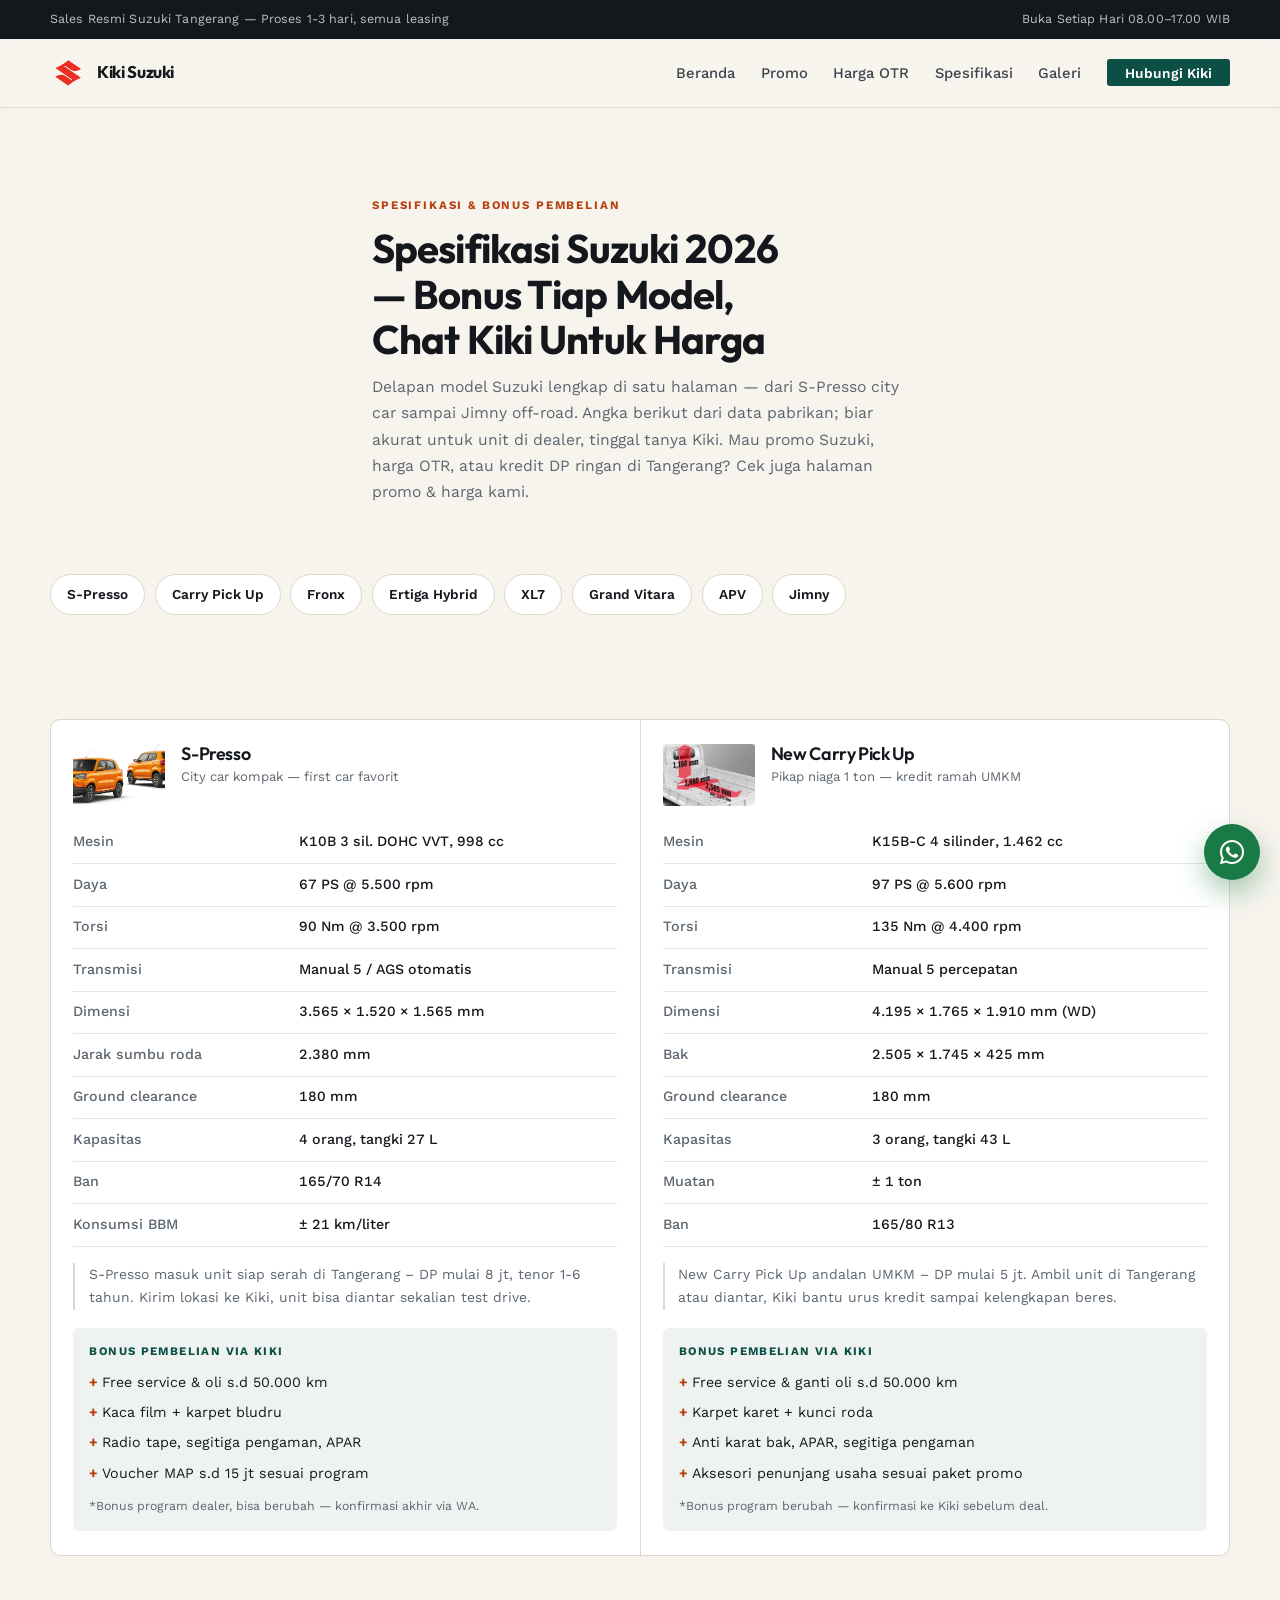
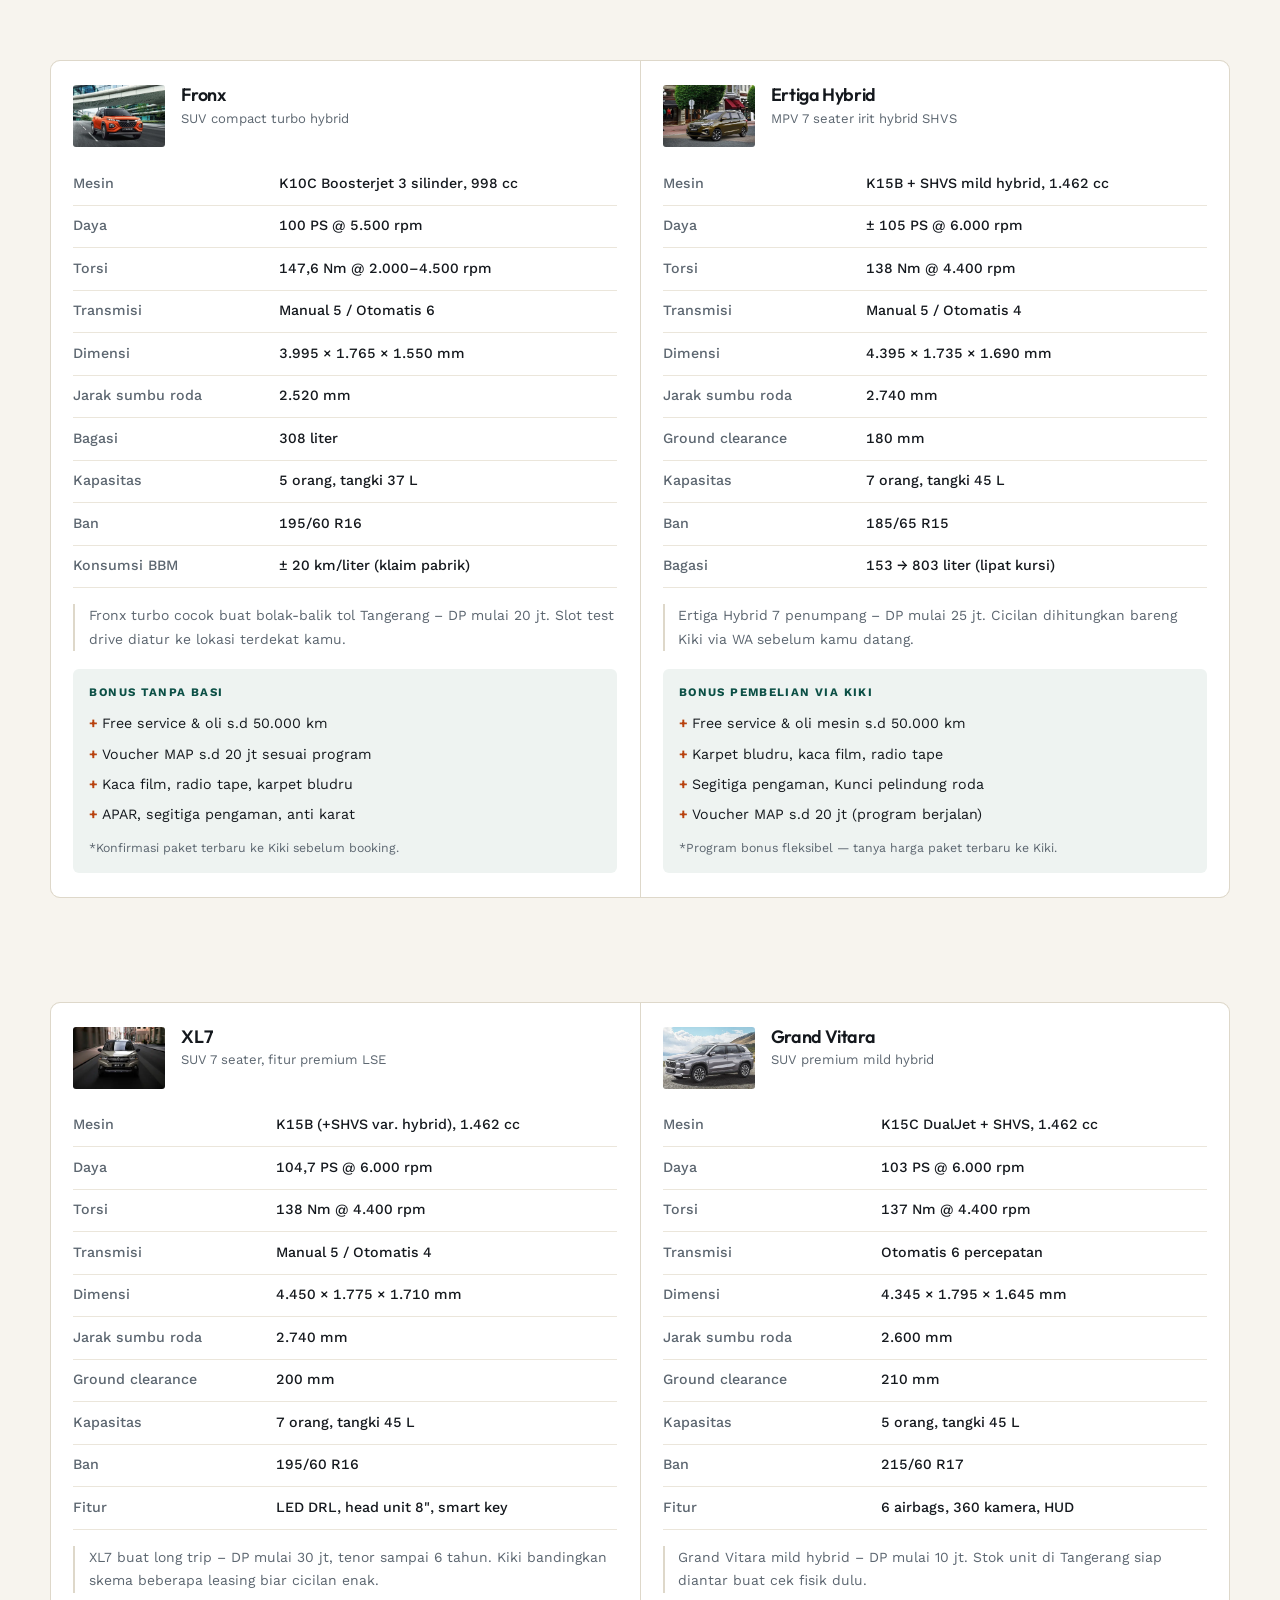
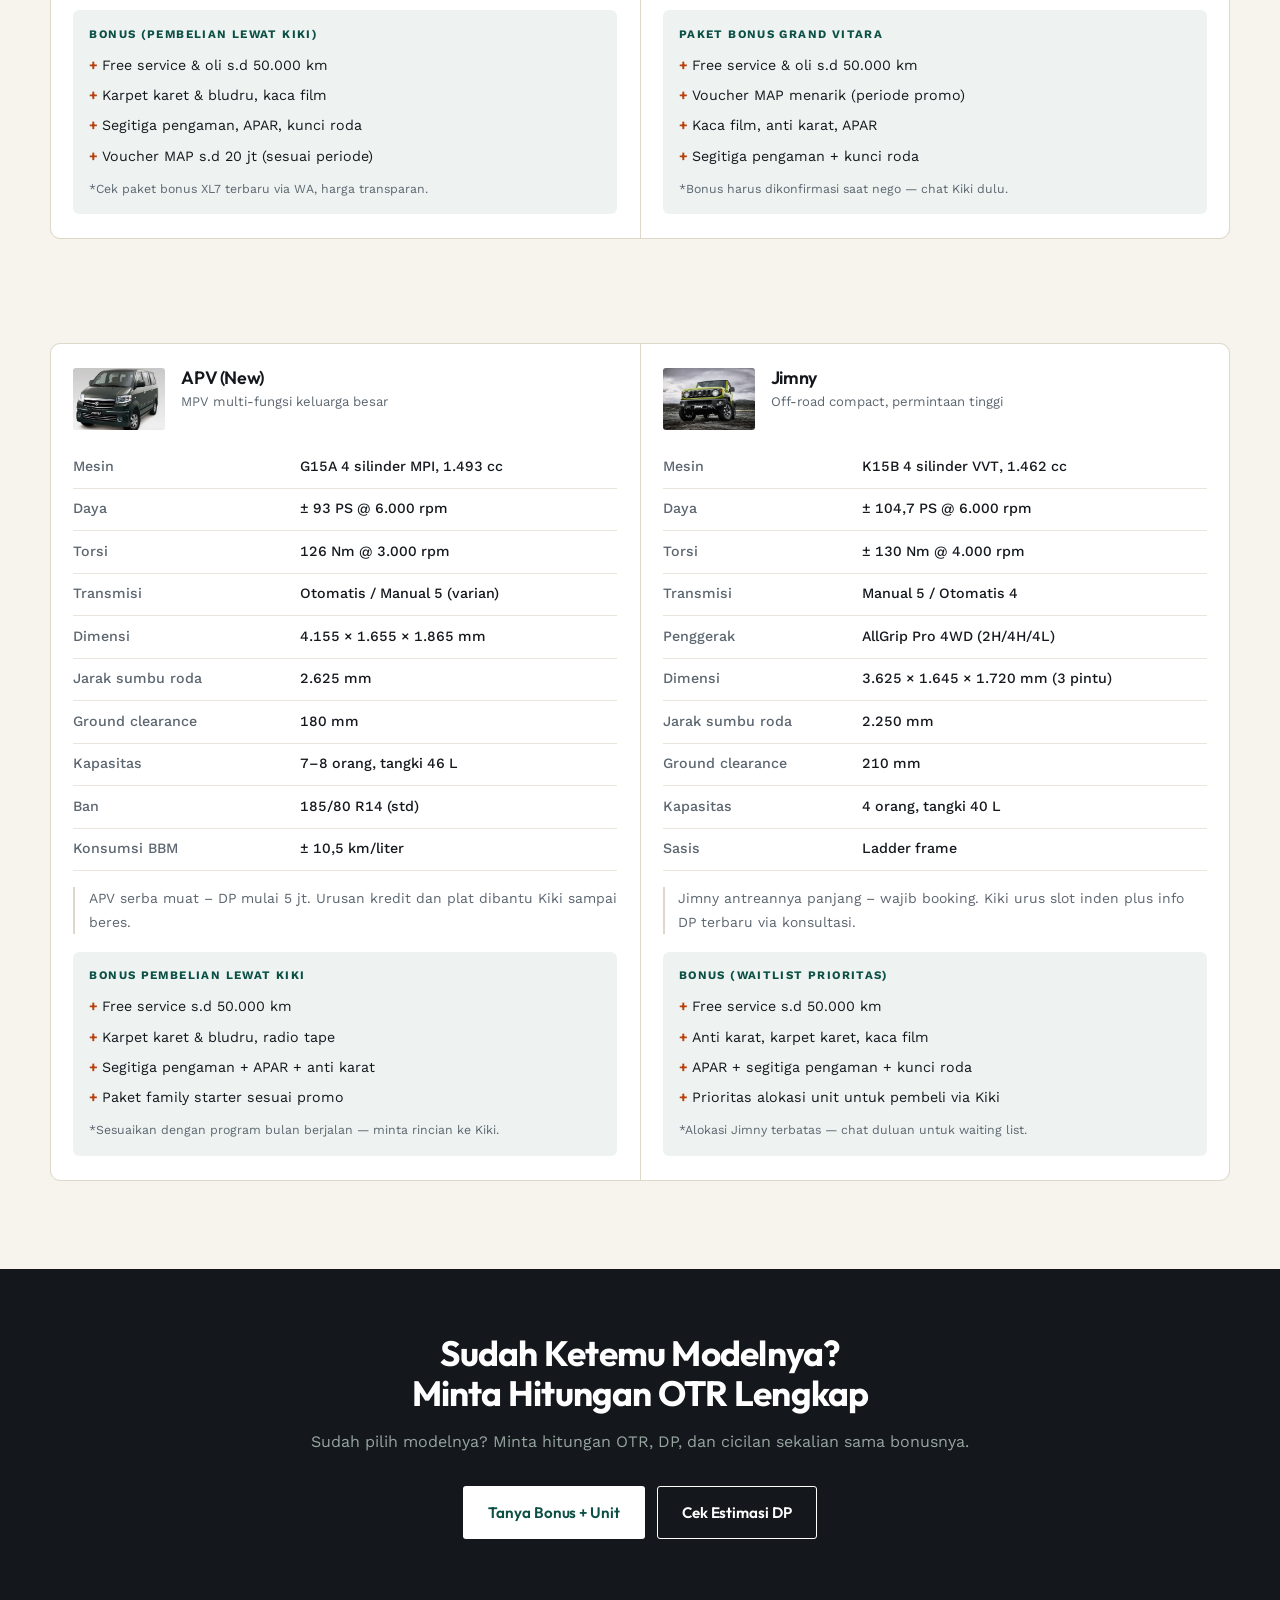
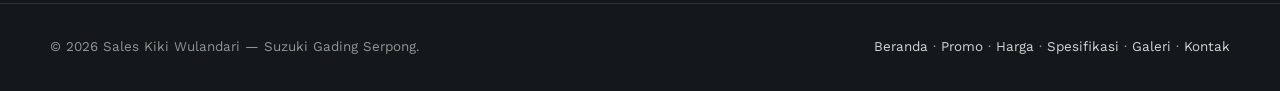
<file: spesifikasi/index.html>
<!DOCTYPE html>
<html lang="id">
<head><!-- Google Tag Manager -->
<script>(function(w,d,s,l,i){w[l]=w[l]||[];w[l].push({'gtm.start': new Date().getTime(),event:'gtm.js'});var f=d.getElementsByTagName(s)[0],j=d.createElement(s),dl=l!='dataLayer'?'&l='+l:'';j.async=true;j.src='https://www.googletagmanager.com/gtm.js?id='+i+dl;f.parentNode.insertBefore(j,f);})(window,document,'script','dataLayer','GTM-5NBS44CF');</script>
<!-- End Google Tag Manager -->
<!--GTM_HEAD_MARKER-->


    <meta charset="UTF-8" />
    <meta name="viewport" content="width=device-width, initial-scale=1.0, viewport-fit=cover"/>
    <meta name="theme-color" content="#134e4a">
    <meta name="mobile-web-app-capable" content="yes">
    <meta name="apple-mobile-web-app-capable" content="yes">
    <meta name="apple-mobile-web-app-status-bar-style" content="default">

    <title>Spesifikasi Suzuki 2026 - 8 Model Tangerang | Kiki</title>
    <meta name="description" content="Spesifikasi mobil Suzuki 2026 lengkap: S-Presso sampai Jimny. Bonus, promo &amp; harga OTR Tangerang. Sales resmi Kiki 0812-9979-2420." />

    <meta property="og:title" content="Spesifikasi Mobil Suzuki 2026 Lengkap - Kiki Tangerang" />
    <meta property="og:description" content="Spesifikasi teknis Suzuki 2026, bonus tiap model, promo & harga OTR Tangerang. Konsultasi gratis. Chat Kiki 0812-9979-2420." />
    <meta property="og:image" content="https://suzukibuanaindomobiltrada.com/assets/img/kiki-suzukitangerang.webp" />
    <meta property="og:url" content="https://suzukibuanaindomobiltrada.com/spesifikasi/" />
    <meta property="og:type" content="website" />
    <meta name="twitter:card" content="summary_large_image" />
    <meta name="twitter:title" content="Spesifikasi Mobil Suzuki 2026 Lengkap - Kiki Tangerang" />
    <meta name="twitter:description" content="Spesifikasi teknis Suzuki 2026, bonus tiap model, promo & harga OTR Tangerang. Konsultasi gratis. Chat Kiki 0812-9979-2420." />
    <meta name="twitter:image" content="https://suzukibuanaindomobiltrada.com/assets/img/kiki-suzukitangerang.webp" />

    <meta name="keywords" content="suzuki gading serpong, spesifikasi mobil suzuki, spesifikasi suzuki 2026, spesifikasi ertiga hybrid, spesifikasi xl7, spesifikasi fronx, spesifikasi jimny, spesifikasi grand vitara, promo suzuki gading serpong" />

    <meta name="geo.region" content="ID-BT" />
    <meta name="geo.placename" content="Tangerang Kota, Banten" />
    <meta name="geo.position" content="-6.2489;106.6234" />
    <meta name="ICBM" content="-6.2489, 106.6234" />

    <link rel="canonical" href="https://suzukibuanaindomobiltrada.com/spesifikasi/" />
    <meta name="robots" content="index, follow" />

    <link rel="icon" href="/assets/img/favicon.png" type="image/png">
    <link rel="apple-touch-icon" href="/assets/img/favicon.png">
    <link rel="shortcut icon" href="/assets/img/favicon.png" type="image/png">

    <link rel="preconnect" href="https://fonts.googleapis.com">
    <link rel="preconnect" href="https://fonts.gstatic.com" crossorigin>
    <link href="https://fonts.googleapis.com/css2?family=Outfit:wght@400;500;600;700;800&family=Work+Sans:wght@300;400;500;600&display=swap" rel="stylesheet" media="print" onload="this.media='all'">
    <noscript><link href="https://fonts.googleapis.com/css2?family=Outfit:wght@400;500;600;700;800&family=Work+Sans:wght@300;400;500;600&display=swap" rel="stylesheet"></noscript>
    <link href="https://fonts.googleapis.com/css2?family=Plus+Jakarta+Sans:wght@400;500;600;700;800&display=swap" rel="stylesheet">
    <link href='https://unpkg.com/boxicons@2.1.4/css/boxicons.min.css' rel='stylesheet'>
    <link rel="stylesheet" href="/assets/css/style.css">

    <link rel="stylesheet" href="/assets/css/app-mobile.css">
</head>
<body><!--GTM_NOSCRIPT_MARKER-->
<noscript><iframe src="https://www.googletagmanager.com/ns.html?id=GTM-5NBS44CF"
  height="0" width="0" style="display:none;visibility:hidden"></iframe></noscript>


    <div class="kw-topbar">
        <div class="kw-wrap">
            <span>Sales Resmi Suzuki Tangerang &mdash; Proses 1-3 hari, semua leasing</span>
            <span>Buka Setiap Hari 08.00&ndash;17.00 WIB</span>
        </div>
    </div>

    <nav class="kw-nav">
        <div class="kw-wrap">
            <a href="/" class="kw-brand"><img width="30" height="30" loading="eager" src="/assets/img/logosuzuki.webp" alt="Logo Suzuki resmi" /> Kiki Suzuki</a>
            <button class="kw-burger" aria-label="Menu" onclick="document.getElementById('kwMenu').classList.toggle('kw-open')">&#9776;</button>
            <ul class="kw-menu" id="kwMenu">
                <li><a href="/">Beranda</a></li>
                <li><a href="/promo/">Promo</a></li>
                <li><a href="/harga/">Harga OTR</a></li>
                <li><a href="/spesifikasi/" aria-current="page">Spesifikasi</a></li>
                <li><a href="/galeri/">Galeri</a></li>
                <li><a href="/kontak/" class="kw-cta" style="color: white">Hubungi Kiki</a></li>
            </ul>
        </div>
    </nav>

    <section class="kw-sec kw-page-head" style="padding-bottom:1rem;">
        <div class="kw-wrap kw-reveal">
            <span class="kw-eyebrow">Spesifikasi &amp; Bonus Pembelian</span>
            <h1>Spesifikasi Suzuki 2026 — Bonus Tiap Model, Chat Kiki Untuk Harga</h1>
            <p>Delapan model Suzuki lengkap di satu halaman &mdash; dari S-Presso city car sampai Jimny off-road. Angka berikut dari data pabrikan; biar akurat untuk unit di dealer, tinggal tanya Kiki. Mau promo Suzuki, harga OTR, atau kredit DP ringan di Tangerang? Cek juga halaman promo &amp; harga kami.</p>
        </div>
    </section>

    <section class="kw-sec" style="padding-top:1rem;">
        <div class="kw-wrap">
            <div class="kw-reveal" style="display:flex; gap:.6rem; flex-wrap:wrap;">
                <a class="kw-chip" href="#kw-spresso">S-Presso</a>
                <a class="kw-chip" href="#kw-carry">Carry Pick Up</a>
                <a class="kw-chip" href="#kw-fronx">Fronx</a>
                <a class="kw-chip" href="#kw-ertiga">Ertiga Hybrid</a>
                <a class="kw-chip" href="#kw-xl7">XL7</a>
                <a class="kw-chip" href="#kw-gv">Grand Vitara</a>
                <a class="kw-chip" href="#kw-apv">APV</a>
                <a class="kw-chip" href="#kw-jimny">Jimny</a>
            </div>
        </div>
    </section>

    <section class="kw-sec" id="kw-spresso" style="padding-top:1rem;">
        <div class="kw-wrap">
            <div class="kw-spec kw-reveal" id="card">
                <div class="kw-spec-card">
                    <div class="kw-spec-l">
                        <img width="300" height="192" loading="lazy" src="/assets/img/kiki-s-presso-tangerang.webp" alt="Spesifikasi Suzuki S-Presso Tangerang" />
                        <div>
                            <h3>S-Presso</h3>
                            <small>City car kompak &mdash; first car favorit</small>
                        </div>
                    </div>
                    <table class="kw-spec-tbl">
                        <tr><th>Mesin</th><td>K10B 3 sil. DOHC VVT, 998 cc</td></tr>
                        <tr><th>Daya</th><td>67 PS @ 5.500 rpm</td></tr>
                        <tr><th>Torsi</th><td>90 Nm @ 3.500 rpm</td></tr>
                        <tr><th>Transmisi</th><td>Manual 5 / AGS otomatis</td></tr>
                        <tr><th>Dimensi</th><td>3.565 &times; 1.520 &times; 1.565 mm</td></tr>
                        <tr><th>Jarak sumbu roda</th><td>2.380 mm</td></tr>
                        <tr><th>Ground clearance</th><td>180 mm</td></tr>
                        <tr><th>Kapasitas</th><td>4 orang, tangki 27 L</td></tr>
                        <tr><th>Ban</th><td>165/70 R14</td></tr>
                        <tr><th>Konsumsi BBM</th><td>&plusmn; 21 km/liter</td></tr>
                    </table>
                                        <p class="kw-seo" data-gap="spresso">S-Presso masuk unit siap serah di Tangerang &ndash; DP mulai 8 jt, tenor 1-6 tahun. Kirim lokasi ke Kiki, unit bisa diantar sekalian test drive.</p>

                    <div class="kw-bonus">
                        <div class="kw-bonus-title">Bonus pembelian via Kiki</div>
                        <ul>
                            <li>Free service &amp; oli s.d 50.000 km</li>
                            <li>Kaca film + karpet bludru</li>
                            <li>Radio tape, segitiga pengaman, APAR</li>
                            <li>Voucher MAP s.d 15 jt sesuai program</li>
                        </ul>
                        <p class="kw-bonus-note">*Bonus program dealer, bisa berubah &mdash; konfirmasi akhir via WA.</p>
                    </div>
                </div>
                <div class="kw-spec-card">
                    <div class="kw-spec-l">
                        <img width="300" height="192" loading="lazy" src="/assets/img/kiki-carry-pickup-tangerang.webp" alt="Spesifikasi New Carry Pick Up Tangerang" />
                        <div>
                            <h3>New Carry Pick Up</h3>
                            <small>Pikap niaga 1 ton &mdash; kredit ramah UMKM</small>
                        </div>
                    </div>
                    <table class="kw-spec-tbl">
                        <tr><th>Mesin</th><td>K15B-C 4 silinder, 1.462 cc</td></tr>
                        <tr><th>Daya</th><td>97 PS @ 5.600 rpm</td></tr>
                        <tr><th>Torsi</th><td>135 Nm @ 4.400 rpm</td></tr>
                        <tr><th>Transmisi</th><td>Manual 5 percepatan</td></tr>
                        <tr><th>Dimensi</th><td>4.195 &times; 1.765 &times; 1.910 mm (WD)</td></tr>
                        <tr><th>Bak</th><td>2.505 &times; 1.745 &times; 425 mm</td></tr>
                        <tr><th>Ground clearance</th><td>180 mm</td></tr>
                        <tr><th>Kapasitas</th><td>3 orang, tangki 43 L</td></tr>
                        <tr><th>Muatan</th><td>&plusmn; 1 ton</td></tr>
                        <tr><th>Ban</th><td>165/80 R13</td></tr>
                    </table>
                                        <p class="kw-seo" data-gap="carry">New Carry Pick Up andalan UMKM &ndash; DP mulai 5 jt. Ambil unit di Tangerang atau diantar, Kiki bantu urus kredit sampai kelengkapan beres.</p>

                    <div class="kw-bonus">
                        <div class="kw-bonus-title">Bonus pembelian via Kiki</div>
                        <ul>
                            <li>Free service &amp; ganti oli s.d 50.000 km</li>
                            <li>Karpet karet + kunci roda</li>
                            <li>Anti karat bak, APAR, segitiga pengaman</li>
                            <li>Aksesori penunjang usaha sesuai paket promo</li>
                        </ul>
                        <p class="kw-bonus-note">*Bonus program berubah &mdash; konfirmasi ke Kiki sebelum deal.</p>
                    </div>
                </div>
            </div>
        </div>
    </section>

    <section class="kw-sec" id="kw-fronx" style="padding-top:1rem;">
        <div class="kw-wrap">
            <div class="kw-spec kw-reveal">
                <div class="kw-spec-card">
                    <div class="kw-spec-l">
                        <img width="300" height="192" loading="lazy" src="/assets/img/kiki-fronx-tangerang.webp" alt="Spesifikasi Suzuki Fronx Turbo Tangerang" />
                        <div>
                            <h3>Fronx</h3>
                            <small>SUV compact turbo hybrid</small>
                        </div>
                    </div>
                    <table class="kw-spec-tbl">
                        <tr><th>Mesin</th><td>K10C Boosterjet 3 silinder, 998 cc</td></tr>
                        <tr><th>Daya</th><td>100 PS @ 5.500 rpm</td></tr>
                        <tr><th>Torsi</th><td>147,6 Nm @ 2.000&ndash;4.500 rpm</td></tr>
                        <tr><th>Transmisi</th><td>Manual 5 / Otomatis 6</td></tr>
                        <tr><th>Dimensi</th><td>3.995 &times; 1.765 &times; 1.550 mm</td></tr>
                        <tr><th>Jarak sumbu roda</th><td>2.520 mm</td></tr>
                        <tr><th>Bagasi</th><td>308 liter</td></tr>
                        <tr><th>Kapasitas</th><td>5 orang, tangki 37 L</td></tr>
                        <tr><th>Ban</th><td>195/60 R16</td></tr>
                        <tr><th>Konsumsi BBM</th><td>&plusmn; 20 km/liter (klaim pabrik)</td></tr>
                    </table>
                                        <p class="kw-seo" data-gap="fronx">Fronx turbo cocok buat bolak-balik tol Tangerang &ndash; DP mulai 20 jt. Slot test drive diatur ke lokasi terdekat kamu.</p>

                    <div class="kw-bonus">
                        <div class="kw-bonus-title">Bonus tanpa basi</div>
                        <ul>
                            <li>Free service &amp; oli s.d 50.000 km</li>
                            <li>Voucher MAP s.d 20 jt sesuai program</li>
                            <li>Kaca film, radio tape, karpet bludru</li>
                            <li>APAR, segitiga pengaman, anti karat</li>
                        </ul>
                        <p class="kw-bonus-note">*Konfirmasi paket terbaru ke Kiki sebelum booking.</p>
                    </div>
                </div>
                <div class="kw-spec-card">
                    <div class="kw-spec-l">
                        <img width="300" height="192" loading="lazy" src="/assets/img/kiki-ertiga-tangerang.webp" alt="Spesifikasi Suzuki Ertiga Hybrid Tangerang" />
                        <div>
                            <h3>Ertiga Hybrid</h3>
                            <small>MPV 7 seater irit hybrid SHVS</small>
                        </div>
                    </div>
                    <table class="kw-spec-tbl">
                        <tr><th>Mesin</th><td>K15B + SHVS mild hybrid, 1.462 cc</td></tr>
                        <tr><th>Daya</th><td>&plusmn; 105 PS @ 6.000 rpm</td></tr>
                        <tr><th>Torsi</th><td>138 Nm @ 4.400 rpm</td></tr>
                        <tr><th>Transmisi</th><td>Manual 5 / Otomatis 4</td></tr>
                        <tr><th>Dimensi</th><td>4.395 &times; 1.735 &times; 1.690 mm</td></tr>
                        <tr><th>Jarak sumbu roda</th><td>2.740 mm</td></tr>
                        <tr><th>Ground clearance</th><td>180 mm</td></tr>
                        <tr><th>Kapasitas</th><td>7 orang, tangki 45 L</td></tr>
                        <tr><th>Ban</th><td>185/65 R15</td></tr>
                        <tr><th>Bagasi</th><td>153 &rarr; 803 liter (lipat kursi)</td></tr>
                    </table>
                                        <p class="kw-seo" data-gap="ertiga">Ertiga Hybrid 7 penumpang &ndash; DP mulai 25 jt. Cicilan dihitungkan bareng Kiki via WA sebelum kamu datang.</p>

                    <div class="kw-bonus">
                        <div class="kw-bonus-title">Bonus pembelian via Kiki</div>
                        <ul>
                            <li>Free service &amp; oli mesin s.d 50.000 km</li>
                            <li>Karpet bludru, kaca film, radio tape</li>
                            <li>Segitiga pengaman, Kunci pelindung roda</li>
                            <li>Voucher MAP s.d 20 jt (program berjalan)</li>
                        </ul>
                        <p class="kw-bonus-note">*Program bonus fleksibel &mdash; tanya harga paket terbaru ke Kiki.</p>
                    </div>
                </div>
            </div>
        </div>
    </section>

    <section class="kw-sec" id="kw-xl7" style="padding-top:1rem;">
        <div class="kw-wrap">
            <div class="kw-spec kw-reveal">
                <div class="kw-spec-card">
                    <div class="kw-spec-l">
                        <img width="300" height="192" loading="lazy" src="/assets/img/kiki-xl7-tangerang.webp" alt="Spesifikasi Suzuki XL7 Tangerang" />
                        <div>
                            <h3>XL7</h3>
                            <small>SUV 7 seater, fitur premium LSE</small>
                        </div>
                    </div>
                    <table class="kw-spec-tbl">
                        <tr><th>Mesin</th><td>K15B (+SHVS var. hybrid), 1.462 cc</td></tr>
                        <tr><th>Daya</th><td>104,7 PS @ 6.000 rpm</td></tr>
                        <tr><th>Torsi</th><td>138 Nm @ 4.400 rpm</td></tr>
                        <tr><th>Transmisi</th><td>Manual 5 / Otomatis 4</td></tr>
                        <tr><th>Dimensi</th><td>4.450 &times; 1.775 &times; 1.710 mm</td></tr>
                        <tr><th>Jarak sumbu roda</th><td>2.740 mm</td></tr>
                        <tr><th>Ground clearance</th><td>200 mm</td></tr>
                        <tr><th>Kapasitas</th><td>7 orang, tangki 45 L</td></tr>
                        <tr><th>Ban</th><td>195/60 R16</td></tr>
                        <tr><th>Fitur</th><td>LED DRL, head unit 8", smart key</td></tr>
                    </table>
                                        <p class="kw-seo" data-gap="xl7">XL7 buat long trip &ndash; DP mulai 30 jt, tenor sampai 6 tahun. Kiki bandingkan skema beberapa leasing biar cicilan enak.</p>

                    <div class="kw-bonus">
                        <div class="kw-bonus-title">Bonus (pembelian lewat Kiki)</div>
                        <ul>
                            <li>Free service &amp; oli s.d 50.000 km</li>
                            <li>Karpet karet &amp; bludru, kaca film</li>
                            <li>Segitiga pengaman, APAR, kunci roda</li>
                            <li>Voucher MAP s.d 20 jt (sesuai periode)</li>
                        </ul>
                        <p class="kw-bonus-note">*Cek paket bonus XL7 terbaru via WA, harga transparan.</p>
                    </div>
                </div>
                <div class="kw-spec-card">
                    <div class="kw-spec-l">
                        <img width="300" height="192" loading="lazy" src="/assets/img/kiki-grand-vitara-tangerang.webp" alt="Spesifikasi Suzuki Grand Vitara Tangerang" />
                        <div>
                            <h3>Grand Vitara</h3>
                            <small>SUV premium mild hybrid</small>
                        </div>
                    </div>
                    <table class="kw-spec-tbl">
                        <tr><th>Mesin</th><td>K15C DualJet + SHVS, 1.462 cc</td></tr>
                        <tr><th>Daya</th><td>103 PS @ 6.000 rpm</td></tr>
                        <tr><th>Torsi</th><td>137 Nm @ 4.400 rpm</td></tr>
                        <tr><th>Transmisi</th><td>Otomatis 6 percepatan</td></tr>
                        <tr><th>Dimensi</th><td>4.345 &times; 1.795 &times; 1.645 mm</td></tr>
                        <tr><th>Jarak sumbu roda</th><td>2.600 mm</td></tr>
                        <tr><th>Ground clearance</th><td>210 mm</td></tr>
                        <tr><th>Kapasitas</th><td>5 orang, tangki 45 L</td></tr>
                        <tr><th>Ban</th><td>215/60 R17</td></tr>
                        <tr><th>Fitur</th><td>6 airbags, 360 kamera, HUD</td></tr>
                    </table>
                                        <p class="kw-seo" data-gap="gv">Grand Vitara mild hybrid &ndash; DP mulai 10 jt. Stok unit di Tangerang siap diantar buat cek fisik dulu.</p>

                    <div class="kw-bonus">
                        <div class="kw-bonus-title">Paket bonus Grand Vitara</div>
                        <ul>
                            <li>Free service &amp; oli s.d 50.000 km</li>
                            <li>Voucher MAP menarik (periode promo)</li>
                            <li>Kaca film, anti karat, APAR</li>
                            <li>Segitiga pengaman + kunci roda</li>
                        </ul>
                        <p class="kw-bonus-note">*Bonus harus dikonfirmasi saat nego &mdash; chat Kiki dulu.</p>
                    </div>
                </div>
            </div>
        </div>
    </section>

    <section class="kw-sec" id="kw-apv" style="padding-top:1rem;">
        <div class="kw-wrap">
            <div class="kw-spec kw-reveal">
                <div class="kw-spec-card">
                    <div class="kw-spec-l">
                        <img width="300" height="192" loading="lazy" src="/assets/img/kiki-apv-tangerang.webp" alt="Spesifikasi Suzuki APV Tangerang" />
                        <div>
                            <h3>APV (New)</h3>
                            <small>MPV multi-fungsi keluarga besar</small>
                        </div>
                    </div>
                    <table class="kw-spec-tbl">
                        <tr><th>Mesin</th><td>G15A 4 silinder MPI, 1.493 cc</td></tr>
                        <tr><th>Daya</th><td>&plusmn; 93 PS @ 6.000 rpm</td></tr>
                        <tr><th>Torsi</th><td>126 Nm @ 3.000 rpm</td></tr>
                        <tr><th>Transmisi</th><td>Otomatis / Manual 5 (varian)</td></tr>
                        <tr><th>Dimensi</th><td>4.155 &times; 1.655 &times; 1.865 mm</td></tr>
                        <tr><th>Jarak sumbu roda</th><td>2.625 mm</td></tr>
                        <tr><th>Ground clearance</th><td>180 mm</td></tr>
                        <tr><th>Kapasitas</th><td>7&ndash;8 orang, tangki 46 L</td></tr>
                        <tr><th>Ban</th><td>185/80 R14 (std)</td></tr>
                        <tr><th>Konsumsi BBM</th><td>&plusmn; 10,5 km/liter</td></tr>
                    </table>
                                        <p class="kw-seo" data-gap="apv">APV serba muat &ndash; DP mulai 5 jt. Urusan kredit dan plat dibantu Kiki sampai beres.</p>

                    <div class="kw-bonus">
                        <div class="kw-bonus-title">Bonus pembelian lewat Kiki</div>
                        <ul>
                            <li>Free service s.d 50.000 km</li>
                            <li>Karpet karet &amp; bludru, radio tape</li>
                            <li>Segitiga pengaman + APAR + anti karat</li>
                            <li>Paket family starter sesuai promo</li>
                        </ul>
                        <p class="kw-bonus-note">*Sesuaikan dengan program bulan berjalan &mdash; minta rincian ke Kiki.</p>
                    </div>
                </div>
                <div class="kw-spec-card">
                    <div class="kw-spec-l">
                        <img width="300" height="192" loading="lazy" src="/assets/img/kiki-jimny-tangerang.webp" alt="Spesifikasi Suzuki Jimny Tangerang" />
                        <div>
                            <h3>Jimny</h3>
                            <small>Off-road compact, permintaan tinggi</small>
                        </div>
                    </div>
                    <table class="kw-spec-tbl">
                        <tr><th>Mesin</th><td>K15B 4 silinder VVT, 1.462 cc</td></tr>
                        <tr><th>Daya</th><td>&plusmn; 104,7 PS @ 6.000 rpm</td></tr>
                        <tr><th>Torsi</th><td>&plusmn; 130 Nm @ 4.000 rpm</td></tr>
                        <tr><th>Transmisi</th><td>Manual 5 / Otomatis 4</td></tr>
                        <tr><th>Penggerak</th><td>AllGrip Pro 4WD (2H/4H/4L)</td></tr>
                        <tr><th>Dimensi</th><td>3.625 &times; 1.645 &times; 1.720 mm (3 pintu)</td></tr>
                        <tr><th>Jarak sumbu roda</th><td>2.250 mm</td></tr>
                        <tr><th>Ground clearance</th><td>210 mm</td></tr>
                        <tr><th>Kapasitas</th><td>4 orang, tangki 40 L</td></tr>
                        <tr><th>Sasis</th><td>Ladder frame</td></tr>
                    </table>
                                        <p class="kw-seo" data-gap="jimny">Jimny antreannya panjang &ndash; wajib booking. Kiki urus slot inden plus info DP terbaru via konsultasi.</p>

                    <div class="kw-bonus">
                        <div class="kw-bonus-title">Bonus (waitlist prioritas)</div>
                        <ul>
                            <li>Free service s.d 50.000 km</li>
                            <li>Anti karat, karpet karet, kaca film</li>
                            <li>APAR + segitiga pengaman + kunci roda</li>
                            <li>Prioritas alokasi unit untuk pembeli via Kiki</li>
                        </ul>
                        <p class="kw-bonus-note">*Alokasi Jimny terbatas &mdash; chat duluan untuk waiting list.</p>
                    </div>
                </div>
            </div>
        </div>
    </section>

    <section class="kw-contact">
        <div class="kw-wrap">
            <h2 class="kw-reveal">Sudah Ketemu Modelnya? Minta Hitungan OTR Lengkap</h2>
            <p class="kw-reveal">Sudah pilih modelnya? Minta hitungan OTR, DP, dan cicilan sekalian sama bonusnya.</p>
            <div class="kw-contact-links kw-reveal">
                <a class="kw-btn kw-btn-light" href="https://wa.me/6281299792420?text=hallo%20kak%20Kiki%2C%20mau%20tanya%20spesifikasi%20dan%20bonus%20unit%20suzukinya" target="_blank" rel="noopener">Tanya Bonus + Unit</a>
                <a class="kw-btn kw-btn-ghost" href="/harga/" style="border-color:#fff;color:#fff;">Cek Estimasi DP</a>
            </div>
        </div>
    </section>

    <footer class="kw-foot">
        <div class="kw-wrap">
            <div>&copy; 2026 Sales Kiki Wulandari &mdash; Suzuki Gading Serpong.</div>
            <div><a href="/">Beranda</a> &middot; <a href="/promo/">Promo</a> &middot; <a href="/harga/">Harga</a> &middot; <a href="/spesifikasi/">Spesifikasi</a> &middot; <a href="/galeri/">Galeri</a> &middot; <a href="/kontak/">Kontak</a></div>
        </div>
    </footer>

    <a class="kw-wa-float" href="https://wa.me/6281299792420?text=hallo%20kak%20Kiki%2C%20mau%20tanya%20spesifikasi%20unit%20suzuki" target="_blank" rel="noopener" aria-label="Chat WhatsApp Kiki">
        <i class="bx bxl-whatsapp"></i>
    </a>

    <script type="application/ld+json">
    {
        "@context": "https://schema.org",
        "@type": "AutoDealer",
        "name": "Sales Suzuki Gading Serpong - Kiki Wulandari",
        "image": "https://suzukibuanaindomobiltrada.com/assets/img/kiki-suzukitangerang.webp",
        "url": "https://suzukibuanaindomobiltrada.com/",
        "telephone": "+6281299792420",
        "address": {
            "@type": "PostalAddress",
            "streetAddress": "Jl. Boulevard Kavling CBD No. 25-26, Kelapa Dua Raya",
            "addressLocality": "Tangerang",
            "addressRegion": "Banten",
            "addressCountry": "ID"
        },
        "geo": {
            "@type": "GeoCoordinates",
            "latitude": -6.2489,
            "longitude": 106.6234
        },
        "priceRange": "Rp 150.000.000 - Rp 500.000.000",
        "openingHours": "Mo-Su 08:00-17:00",
        "areaServed": [
            { "@type": "City", "name": "Tangerang Kota" },
            { "@type": "City", "name": "Ciledug" },
            { "@type": "City", "name": "Karawaci" },
            { "@type": "City", "name": "Balaraja" },
            { "@type": "City", "name": "Cikupa" }
        ]
    }
    </script>

    <script src="/assets/js/main.js"></script>
<nav class="kw-appbar" aria-label="Menu cepat">
    <a href="/"><i class="bx bxs-home"></i><span>Home</span></a>
    <a href="/promo/"><i class="bx bxs-megaphone"></i><span>Promo</span></a>
    <a class="kw-wa" href="https://wa.me/6281299792420?text=hallo%20kak%20Kiki%2C%20mau%20tanya%20untuk%20unit%20suzukinya" target="_blank" rel="noopener"><i class="bx bxl-whatsapp"></i><span>Kiki</span></a>
    <a href="/harga/"><i class="bx bx-purchase-tag-alt"></i><span>DP</span></a>
    <a href="/galeri/"><i class="bx bxs-photo-album"></i><span>Galeri</span></a>
</nav>
<script>(function(){var p=location.pathname;document.querySelectorAll('.kw-appbar a').forEach(function(a){if(a.pathname===p)a.classList.add('kw-on')});})();</script><!--TRACK_JS_MARKER-->
<script src="/assets/js/track.js" defer></script>
</body>
</html>
</file>
<file: assets/css/style.css>
/* ==========================================================================
   KIKI SUZUKI — TANGERANG
   Arah desain: "price sheet" editorial. Kertas hangat, garis rambut 1px,
   angka tabular besar, tanpa bayalan tebal. Mirip lembar spesifikasi
   pabrikan yang sudah dirapikan desainer, bukan template dealer.

   Token
   --------------------------------------------------------------------------
   Radius kecil (3-6px) =arsi cetak, bukan kartu rounded.
   Shadow hampir nol; pemisah pakai border 1px.
   Angka pakai tabular-nums supaya kolom harga sejajar mata.
   ========================================================================== */

:root {
    --kw-paper: #f7f4ee;
    --kw-card: #ffffff;
    --kw-ink: #14181d;
    --kw-body: #3d464f;
    --kw-mute: #5c6670;
    --kw-line: #ded8ca;
    --kw-line-soft: #ebe6db;
    --kw-tint: #eef3f1;
    --kw-accent: #0b4f45;
    --kw-accent-ink: #083b34;
    --kw-flare: #b8420f;
    --kw-wa: #1a7a45;

    --kw-r-sm: 3px;
    --kw-r-md: 6px;
    --kw-r-lg: 10px;

    --kw-gutter: clamp(1rem, 4vw, 2rem);
    --kw-sec-y: clamp(3.25rem, 7vw, 5.5rem);

    --kw-ease: cubic-bezier(.2, .6, .25, 1);
    --kw-dur: 200ms;

    --kw-ease-reveal: cubic-bezier(.16, 1, .3, 1);
}

*, *::before, *::after { box-sizing: border-box; }

html {
    scroll-behavior: smooth;
    -webkit-text-size-adjust: 100%;
    scroll-padding-top: 92px;
}

body {
    margin: 0;
    font-family: 'Work Sans', system-ui, -apple-system, 'Segoe UI', sans-serif;
    font-size: 1rem;
    line-height: 1.68;
    color: var(--kw-body);
    background: var(--kw-paper);
    -webkit-font-smoothing: antialiased;
    text-rendering: optimizeLegibility;
}

h1, h2, h3, h4 {
    font-family: 'Outfit', system-ui, sans-serif;
    color: var(--kw-ink);
    font-weight: 700;
    line-height: 1.14;
    letter-spacing: -.022em;
    margin: 0;
    text-wrap: balance;
}

p { margin: 0; }
img { max-width: 100%; display: block; }
ul, ol { margin: 0; padding: 0; }
table { border-collapse: collapse; width: 100%; }

a { color: inherit; text-decoration: none; }

button, input, select, textarea { font: inherit; color: inherit; }

/* Angka harus sejajar vertikal di kolom harga */
b, strong, .kw-price b, .kw-calc-out b { font-variant-numeric: tabular-nums; }

:where(a, button, select, input, summary, [tabindex]):focus-visible {
    outline: 2px solid var(--kw-flare);
    outline-offset: 3px;
    border-radius: var(--kw-r-sm);
}

.kw-wrap { width: min(100% - var(--kw-gutter) * 2, 1180px); margin-inline: auto; }

/* ---------------------------------------------------------------- topbar */
.kw-topbar {
    background: var(--kw-ink);
    color: #b9c2c7;
    font-size: .78rem;
    letter-spacing: .01em;
}
.kw-topbar .kw-wrap {
    display: flex;
    justify-content: space-between;
    gap: .75rem 1.5rem;
    flex-wrap: wrap;
    padding-block: .55rem;
}
.kw-topbar span { display: inline-flex; align-items: center; gap: .45rem; }

/* ------------------------------------------------------------------- nav */
.kw-nav {
    position: sticky;
    top: 0;
    z-index: 60;
    background: color-mix(in srgb, var(--kw-paper) 88%, transparent);
    backdrop-filter: blur(12px) saturate(150%);
    -webkit-backdrop-filter: blur(12px) saturate(150%);
    border-bottom: 1px solid var(--kw-line);
}
.kw-nav .kw-wrap {
    display: flex;
    align-items: center;
    justify-content: space-between;
    gap: 1rem;
    min-height: 68px;
}
.kw-brand {
    display: inline-flex;
    align-items: center;
    gap: .6rem;
    font-family: 'Outfit', sans-serif;
    font-weight: 700;
    font-size: 1.06rem;
    letter-spacing: -.02em;
    color: var(--kw-ink);
}
.kw-brand img { height: 28px; width: auto; }

.kw-menu {
    display: flex;
    align-items: center;
    gap: clamp(.9rem, 2vw, 1.6rem);
    list-style: none;
    font-size: .92rem;
    font-weight: 500;
}
.kw-menu a {
    position: relative;
    color: var(--kw-body);
    padding-block: .35rem;
    transition: color var(--kw-dur) var(--kw-ease);
}
.kw-menu a::after {
    content: '';
    position: absolute;
    left: 0;
    bottom: 0;
    width: 100%;
    height: 1px;
    background: currentColor;
    transform: scaleX(0);
    transform-origin: left;
    transition: transform var(--kw-dur) var(--kw-ease);
}
.kw-menu a:hover { color: var(--kw-ink); }
.kw-menu a:hover::after { transform: scaleX(1); }

.kw-cta {
    background: var(--kw-accent);
    color: #fff;
    padding: .6rem 1.1rem;
    border-radius: var(--kw-r-sm);
    font-weight: 600;
    font-size: .86rem;
    letter-spacing: .005em;
    transition: background var(--kw-dur) var(--kw-ease);
}
.kw-cta::after { display: none; }
.kw-cta:hover { background: var(--kw-accent-ink); color: #fff; }

.kw-burger {
    display: none;
    width: 44px;
    height: 44px;
    align-items: center;
    justify-content: center;
    background: none;
    border: 1px solid var(--kw-line);
    border-radius: var(--kw-r-sm);
    font-size: 1.4rem;
    line-height: 1;
    color: var(--kw-ink);
    cursor: pointer;
}

/* ------------------------------------------------------------------ hero */
.kw-hero { padding-block: clamp(2.5rem, 6vw, 4.5rem) clamp(2rem, 5vw, 3.5rem); }
.kw-hero .kw-wrap {
    display: grid;
    grid-template-columns: 1.02fr .98fr;
    gap: clamp(1.75rem, 4vw, 3.5rem);
    align-items: center;
}

.kw-hero-badge {
    display: inline-flex;
    align-items: center;
    gap: .5rem;
    font-size: .74rem;
    font-weight: 600;
    letter-spacing: .1em;
    text-transform: uppercase;
    color: var(--kw-accent);
    padding-bottom: .6rem;
    margin-bottom: 1.25rem;
    border-bottom: 2px solid var(--kw-flare);
}

.kw-hero h1 { font-size: clamp(2rem, 5.4vw, 3.4rem); margin-bottom: 1.1rem; }
.kw-hero h1 span { color: var(--kw-accent); }

.kw-hero p {
    max-width: 54ch;
    font-size: 1.04rem;
    color: var(--kw-body);
    margin-bottom: 1.9rem;
}

.kw-hero-actions { display: flex; gap: .75rem; flex-wrap: wrap; }

/* ---------------------------------------------------------------- button */
.kw-btn {
    display: inline-flex;
    align-items: center;
    justify-content: center;
    gap: .55rem;
    min-height: 50px;
    padding: .8rem 1.5rem;
    border: 1px solid transparent;
    border-radius: var(--kw-r-sm);
    font-family: 'Outfit', sans-serif;
    font-weight: 600;
    font-size: .95rem;
    letter-spacing: -.005em;
    cursor: pointer;
    transition: background var(--kw-dur) var(--kw-ease),
                border-color var(--kw-dur) var(--kw-ease),
                color var(--kw-dur) var(--kw-ease);
}
.kw-btn-wa { background: var(--kw-wa); color: #fff; }
.kw-btn-wa:hover { background: #145f37; }
.kw-btn-ghost { border-color: var(--kw-ink); color: var(--kw-ink); background: transparent; }
.kw-btn-ghost:hover { background: var(--kw-ink); color: var(--kw-paper); }
.kw-btn-light { background: var(--kw-card); color: var(--kw-accent); }
.kw-btn-light:hover { background: var(--kw-tint); }

/* ----------------------------------------------------------------- hero media */
.kw-hero-media { position: relative; }
.kw-hero-media > img {
    width: 100%;
    aspect-ratio: 4 / 3;
    object-fit: cover;
    border-radius: var(--kw-r-lg);
    border: 1px solid var(--kw-line);
}
.kw-hero-float {
    position: absolute;
    left: -.75rem;
    bottom: 1.25rem;
    display: flex;
    align-items: center;
    gap: .7rem;
    padding: .6rem .9rem;
    background: var(--kw-ink);
    color: #fff;
    border-radius: var(--kw-r-md);
    box-shadow: 0 14px 32px rgba(20, 24, 29, .28);
}
.kw-hero-float img { width: 44px; height: 44px; border-radius: var(--kw-r-sm); object-fit: cover; }
.kw-hero-float b {
    display: block;
    font-family: 'Outfit', sans-serif;
    font-size: 1.05rem;
    line-height: 1.2;
    letter-spacing: -.01em;
}
.kw-hero-float small { font-size: .74rem; color: #9fb0aa; }

/* -------------------------------------------------------------- fact strip */
.kw-strip {
    background: var(--kw-card);
    border-block: 1px solid var(--kw-line);
}
.kw-strip .kw-wrap {
    display: grid;
    grid-template-columns: repeat(3, 1fr);
    gap: 1px;
    background: var(--kw-line);
}
.kw-strip .kw-wrap > div {
    background: var(--kw-card);
    padding: 1.35rem 1rem;
    text-align: center;
}
.kw-strip b {
    display: block;
    font-family: 'Outfit', sans-serif;
    font-size: clamp(1.15rem, 2.6vw, 1.5rem);
    font-weight: 700;
    letter-spacing: -.02em;
    color: var(--kw-ink);
    font-variant-numeric: tabular-nums;
}
.kw-strip small { font-size: .82rem; color: var(--kw-mute); }

/* --------------------------------------------------------------- sections */
.kw-sec { padding-block: var(--kw-sec-y); }

.kw-sec-head {
    max-width: 62ch;
    margin-bottom: clamp(1.75rem, 4vw, 2.75rem);
}
.kw-eyebrow {
    display: block;
    font-size: .72rem;
    font-weight: 700;
    letter-spacing: .16em;
    text-transform: uppercase;
    color: var(--kw-flare);
    margin-bottom: .7rem;
}
.kw-sec-head h2 { font-size: clamp(1.5rem, 3.4vw, 2.15rem); margin-bottom: .7rem; }
.kw-sec-head p { font-size: .98rem; color: var(--kw-mute); }

/* reason / card grid */
.kw-reasons {
    display: grid;
    grid-template-columns: repeat(auto-fit, minmax(230px, 1fr));
    gap: 1px;
    background: var(--kw-line);
    border: 1px solid var(--kw-line);
    border-radius: var(--kw-r-lg);
    overflow: hidden;
}
.kw-reason {
    background: var(--kw-card);
    padding: 1.5rem 1.35rem;
    transition: background var(--kw-dur) var(--kw-ease);
}
.kw-reason:hover { background: var(--kw-tint); }
.kw-reason i {
    font-style: normal;
    font-size: 1.25rem;
    line-height: 1;
    display: block;
    margin-bottom: .85rem;
}
.kw-reason b {
    display: block;
    font-family: 'Outfit', sans-serif;
    font-size: 1.02rem;
    font-weight: 600;
    color: var(--kw-ink);
    margin-bottom: .35rem;
}
.kw-reason p { font-size: .9rem; color: var(--kw-mute); }

/* ------------------------------------------------------------ model cards */
.kw-models {
    display: grid;
    grid-template-columns: repeat(auto-fit, minmax(255px, 1fr));
    gap: 1px;
    background: var(--kw-line);
    border: 1px solid var(--kw-line);
    border-radius: var(--kw-r-lg);
    overflow: hidden;
}
.kw-model-card {
    background: var(--kw-card);
    display: flex;
    flex-direction: column;
    transition: background var(--kw-dur) var(--kw-ease);
}
.kw-model-card:hover { background: var(--kw-tint); }
.kw-model-card > img {
    aspect-ratio: 16 / 10;
    object-fit: cover;
    width: 100%;
    border-bottom: 1px solid var(--kw-line);
}
.kw-model-card-body {
    padding: 1.15rem 1.2rem 1.25rem;
    display: flex;
    flex-direction: column;
    gap: .7rem;
    flex: 1;
}
.kw-model-card-body h3 { font-size: 1.12rem; font-weight: 600; }
.kw-model-card-body ul {
    list-style: none;
    display: flex;
    flex-wrap: wrap;
    gap: .3rem .85rem;
    font-size: .83rem;
    color: var(--kw-mute);
}
.kw-model-card-body ul li::before { content: '— '; color: var(--kw-flare); font-weight: 700; }
.kw-model-card-body a {
    margin-top: auto;
    display: block;
    text-align: center;
    padding: .7rem;
    border: 1px solid var(--kw-accent);
    border-radius: var(--kw-r-sm);
    color: var(--kw-accent);
    font-weight: 600;
    font-size: .88rem;
    min-height: 46px;
    display: flex;
    align-items: center;
    justify-content: center;
    transition: background var(--kw-dur) var(--kw-ease), color var(--kw-dur) var(--kw-ease);
}
.kw-model-card-body a:hover { background: var(--kw-accent); color: #fff; }

.kw-link-more { text-align: center; margin-top: 1.75rem; }

/* -------------------------------------------------------------- list rows */
.kw-list { display: flex; flex-direction: column; gap: 1px; background: var(--kw-line); border-block: 1px solid var(--kw-line); }
.kw-model-row {
    display: flex;
    align-items: center;
    justify-content: space-between;
    gap: 1rem;
    flex-wrap: wrap;
    background: var(--kw-card);
    padding: 1rem 1.2rem;
    transition: background var(--kw-dur) var(--kw-ease);
}
.kw-model-row:hover { background: var(--kw-tint); }
.kw-model-row h3 { font-size: 1.02rem; font-weight: 600; }
.kw-model-row ul {
    list-style: none;
    display: flex;
    gap: .9rem;
    flex-wrap: wrap;
    font-size: .84rem;
    color: var(--kw-mute);
}
.kw-model-row ul li::before { content: '— '; color: var(--kw-flare); font-weight: 700; }
.kw-model-row a {
    background: var(--kw-accent);
    color: #fff;
    padding: .6rem 1.1rem;
    border-radius: var(--kw-r-sm);
    font-weight: 600;
    font-size: .85rem;
    white-space: nowrap;
    min-height: 44px;
    display: inline-flex;
    align-items: center;
    transition: background var(--kw-dur) var(--kw-ease);
}
.kw-model-row a:hover { background: var(--kw-accent-ink); }
.kw-model-row img { width: 104px; height: 68px; object-fit: cover; border-radius: var(--kw-r-sm); flex: 0 0 auto; }
.kw-thumb {
    width: 52px; height: 36px; object-fit: cover;
    border-radius: var(--kw-r-sm);
    vertical-align: middle; margin-right: .5rem;
}

/* ----------------------------------------------------------- price tables */
.kw-price table,
.kw-price-tbl {
    background: var(--kw-card);
    border: 1px solid var(--kw-line);
    border-radius: var(--kw-r-lg);
    overflow: hidden;
}
.kw-price th {
    background: var(--kw-ink);
    color: #fff;
    text-align: left;
    padding: .95rem 1.1rem;
    font-family: 'Outfit', sans-serif;
    font-size: .82rem;
    font-weight: 600;
    letter-spacing: .06em;
    text-transform: uppercase;
}
.kw-price td { padding: .9rem 1.1rem; border-bottom: 1px solid var(--kw-line-soft); font-size: .93rem; vertical-align: middle; }
.kw-price tbody tr:last-child td { border-bottom: 0; }
.kw-price td:first-child { font-weight: 500; color: var(--kw-ink); white-space: nowrap; }
.kw-price tbody tr:hover td { background: var(--kw-tint); }
.kw-price-note { margin-top: 1rem; font-size: .82rem; color: var(--kw-mute); text-align: center; }

/* ------------------------------------------------------ spec / bonus block */
.kw-spec {
    display: grid;
    grid-template-columns: repeat(auto-fit, minmax(min(100%, 420px), 1fr));
    gap: 1px;
    background: var(--kw-line);
    border: 1px solid var(--kw-line);
    border-radius: var(--kw-r-lg);
    overflow: hidden;
    align-items: start;
}
.kw-spec-card { background: var(--kw-card); padding: 1.5rem 1.4rem; }
.kw-spec-l { display: flex; gap: 1rem; align-items: flex-start; margin-bottom: 1rem; }
.kw-spec-l img { width: 92px; height: 62px; object-fit: cover; border-radius: var(--kw-r-sm); }
.kw-spec-l h3 { font-size: 1.12rem; font-weight: 600; }
.kw-spec-l small { display: block; font-size: .82rem; color: var(--kw-mute); margin-top: .15rem; }
.kw-spec h4 { font-size: .95rem; font-weight: 600; color: var(--kw-accent); margin: 1rem 0 .5rem; }

.kw-spec-tbl { font-size: .89rem; }
.kw-spec-tbl th {
    text-align: left; font-weight: 500; color: var(--kw-mute);
    padding: .55rem 1rem .55rem 0; white-space: nowrap; vertical-align: top;
}
.kw-spec-tbl td { padding: .55rem 0; color: var(--kw-ink); }
.kw-spec-tbl tr { border-bottom: 1px solid var(--kw-line-soft); }
.kw-spec-tbl tr:last-child td, .kw-spec-tbl tr:last-child th { border-bottom: 0; }
.kw-spec-tbl td:last-child { font-weight: 500; font-variant-numeric: tabular-nums; }

/* Paragraf kontekstual per model: bukan blok SEO, jadi tampil normal */
.kw-seo {
    margin-top: 1rem;
    padding-left: .85rem;
    border-left: 2px solid var(--kw-line);
    font-size: .87rem;
    color: var(--kw-mute);
    line-height: 1.7;
}

.kw-bonus {
    margin-top: 1.1rem;
    padding: .9rem 1rem;
    background: var(--kw-tint);
    border-radius: var(--kw-r-md);
}
.kw-bonus-title {
    font-size: .72rem;
    font-weight: 700;
    letter-spacing: .12em;
    text-transform: uppercase;
    color: var(--kw-accent);
    margin-bottom: .6rem;
}
.kw-bonus ul { list-style: none; display: flex; flex-direction: column; gap: .4rem; font-size: .89rem; color: var(--kw-ink); }
.kw-bonus ul li::before { content: '+ '; color: var(--kw-flare); font-weight: 700; }
.kw-bonus-note { margin-top: .65rem; font-size: .77rem; color: var(--kw-mute); }

.kw-chip {
    display: inline-flex;
    align-items: center;
    padding: .5rem 1rem;
    min-height: 40px;
    background: var(--kw-card);
    border: 1px solid var(--kw-line);
    border-radius: 999px;
    font-size: .85rem;
    font-weight: 600;
    color: var(--kw-ink);
    transition: border-color var(--kw-dur) var(--kw-ease), color var(--kw-dur) var(--kw-ease);
}
.kw-chip:hover { border-color: var(--kw-accent); color: var(--kw-accent); }

/* ------------------------------------------------------------------ calc */
.kw-calc, .kw-quiz {
    background: var(--kw-card);
    border: 1px solid var(--kw-line);
    border-radius: var(--kw-r-lg);
    padding: 1.6rem 1.5rem;
    max-width: 560px;
    margin-inline: auto;
}
.kw-calc label, .kw-quiz label {
    display: block;
    font-size: .8rem;
    font-weight: 600;
    letter-spacing: .02em;
    color: var(--kw-mute);
    margin: 1rem 0 .35rem;
}
.kw-calc input, .kw-calc select,
.kw-quiz select {
    width: 100%;
    padding: .8rem .9rem;
    border: 1px solid var(--kw-line);
    border-radius: var(--kw-r-sm);
    background: var(--kw-paper);
    transition: border-color var(--kw-dur) var(--kw-ease);
}
.kw-calc input:focus, .kw-calc select:focus,
.kw-quiz select:focus { border-color: var(--kw-accent); }
.kw-calc .kw-btn, .kw-quiz .kw-btn {
    margin-top: 1.35rem;
    width: 100%;
    border: 0;
}
.kw-calc-out, .kw-quiz-out {
    margin-top: 1.25rem;
    padding: 1rem 1.1rem;
    background: var(--kw-tint);
    border-left: 3px solid var(--kw-accent);
    border-radius: var(--kw-r-sm);
    font-size: .91rem;
    line-height: 1.85;
    color: var(--kw-ink);
}
.kw-quiz-out { display: none; }
.kw-calc-out b, .kw-quiz-out b { color: var(--kw-accent); font-weight: 700; }

/* ------------------------------------------------------------- flyer/banner */
.kw-flyer {
    position: relative;
    max-width: 760px;
    margin-inline: auto;
    margin-bottom: 2rem;
    background: var(--kw-card);
    border: 1px solid var(--kw-line);
    border-radius: var(--kw-r-lg);
    padding: 1.4rem;
    text-align: center;
}
.kw-flyer img { width: 100%; max-width: 560px; margin-inline: auto; border-radius: var(--kw-r-md); }
.kw-flyer-badge {
    position: absolute;
    top: .9rem; right: .9rem;
    padding: .3rem .7rem;
    background: var(--kw-flare);
    color: #fff;
    font-size: .72rem;
    font-weight: 700;
    letter-spacing: .04em;
    border-radius: var(--kw-r-sm);
}
.kw-flyer p { margin: .9rem 0 1rem; font-size: .92rem; color: var(--kw-mute); }

.kw-banner {
    display: grid;
    grid-template-columns: repeat(auto-fit, minmax(210px, 1fr));
    gap: 1px;
    background: var(--kw-line);
    border: 1px solid var(--kw-line);
    border-radius: var(--kw-r-lg);
    overflow: hidden;
    margin-bottom: 2.25rem;
}
.kw-banner > div { background: var(--kw-card); padding: 1.25rem 1rem; text-align: center; }
.kw-banner b {
    display: block;
    font-family: 'Outfit', sans-serif;
    font-size: 1.1rem;
    font-weight: 700;
    color: var(--kw-accent);
    font-variant-numeric: tabular-nums;
    margin-bottom: .25rem;
}
.kw-banner span { font-size: .83rem; color: var(--kw-mute); }

/* ------------------------------------------------------------------ proof */
.kw-proof {
    display: grid;
    grid-template-columns: repeat(auto-fit, minmax(180px, 1fr));
    gap: 1px;
    background: var(--kw-line);
    border: 1px solid var(--kw-line);
    border-radius: var(--kw-r-lg);
    overflow: hidden;
}
.kw-proof img { width: 100%; aspect-ratio: 1 / 1; object-fit: cover; }

/* ------------------------------------------------------------ social/pills */
.kw-social { display: flex; gap: .9rem; justify-content: center; flex-wrap: wrap; }
.kw-social-card {
    display: flex;
    flex-direction: column;
    align-items: center;
    gap: .4rem;
    min-width: 200px;
    padding: 1.5rem 1.6rem;
    background: var(--kw-card);
    border: 1px solid var(--kw-line);
    border-radius: var(--kw-r-lg);
    transition: border-color var(--kw-dur) var(--kw-ease);
}
.kw-social-card:hover { border-color: var(--kw-accent); }
.kw-ic {
    width: 52px; height: 52px;
    display: grid; place-items: center;
    border-radius: 50%;
    background: var(--kw-tint);
    font-size: 1.6rem;
    color: var(--kw-accent);
    margin-bottom: .35rem;
}
.kw-social-card b { color: var(--kw-ink); font-size: .92rem; text-align: center; }
.kw-social-card small { color: var(--kw-mute); font-size: .78rem; }

.kw-pills { display: flex; flex-wrap: wrap; gap: .6rem; }
.kw-pills span {
    padding: .55rem 1.1rem;
    background: var(--kw-card);
    border: 1px solid var(--kw-line);
    border-radius: 999px;
    font-size: .86rem;
    font-weight: 500;
    color: var(--kw-ink);
}

/* ------------------------------------------------------------- review card */
.kw-reviews {
    display: grid;
    grid-template-columns: repeat(auto-fit, minmax(250px, 1fr));
    gap: 1px;
    background: var(--kw-line);
    border: 1px solid var(--kw-line);
    border-radius: var(--kw-r-lg);
    overflow: hidden;
}
.kw-review {
    margin: 0;
    background: var(--kw-card);
    padding: 1.35rem 1.25rem;
    display: flex;
    flex-direction: column;
    gap: .6rem;
}
.kw-stars { color: #d97706; letter-spacing: .12em; font-size: .92rem; }
.kw-review blockquote {
    margin: 0;
    font-size: .91rem;
    line-height: 1.75;
    color: var(--kw-body);
    font-style: italic;
}
.kw-review figcaption b { display: block; color: var(--kw-ink); font-size: .92rem; }
.kw-review figcaption small { color: var(--kw-mute); font-size: .8rem; }

/* ------------------------------------------------------------- local / map */
.kw-lokal {
    display: grid;
    grid-template-columns: .95fr 1.05fr;
    gap: 1px;
    background: var(--kw-line);
    border: 1px solid var(--kw-line);
    border-radius: var(--kw-r-lg);
    overflow: hidden;
    align-items: stretch;
}
.kw-lokal-card { background: var(--kw-card); padding: 1.75rem; }
.kw-lokal-card h3 { font-size: 1.2rem; font-weight: 600; margin-bottom: 1.1rem; }
.kw-lokal-card p {
    display: flex;
    gap: .65rem;
    align-items: flex-start;
    font-size: .92rem;
    color: var(--kw-body);
    margin-bottom: .7rem;
}
.kw-lokal-card i { color: var(--kw-accent); font-size: 1.15rem; line-height: 1.4; flex: 0 0 auto; }
.kw-lokal-map { background: var(--kw-card); line-height: 0; }
.kw-lokal-map iframe { width: 100%; height: 100%; min-height: 340px; border: 0; display: block; }

/* ---------------------------------------------------------------- contact */
.kw-contact { background: var(--kw-ink); color: #fff; }
.kw-contact .kw-wrap {
    max-width: 700px;
    text-align: center;
    padding-block: clamp(2.75rem, 6vw, 4rem);
}
.kw-contact h2 { color: #fff; font-size: clamp(1.5rem, 3.4vw, 2.2rem); }
.kw-contact p { color: #97a5a0; margin: 1rem 0 1.9rem; }
.kw-contact-links { display: flex; gap: .75rem; justify-content: center; flex-wrap: wrap; }

/* ----------------------------------------------------------------- footer */
.kw-foot {
    background: var(--kw-ink);
    border-top: 1px solid #2b3138;
    color: #8d9793;
    padding: 2rem 0;
    font-size: .84rem;
}
.kw-foot .kw-wrap { display: flex; justify-content: space-between; gap: 1rem 1.5rem; flex-wrap: wrap; }
.kw-foot a { color: #cfd6d2; }
.kw-foot a:hover { color: #fff; }

/* --------------------------------------------------------------- wa float */
.kw-wa-float {
    position: fixed;
    right: 1.25rem;
    bottom: 1.25rem;
    z-index: 70;
    width: 56px;
    height: 56px;
    display: grid;
    place-items: center;
    background: var(--kw-wa);
    color: #fff;
    border-radius: 50%;
    box-shadow: 0 12px 28px rgba(26, 122, 69, .38);
    transition: transform var(--kw-dur) var(--kw-ease);
}
.kw-wa-float:hover { transform: scale(1.06); }
.kw-wa-float .bx { font-size: 32px; line-height: 1; }

/* ---------------------------------------------------------------- reveal */
.kw-reveal {
    opacity: 0;
    transform: translateY(18px);
    transition: opacity .7s var(--kw-ease-reveal), transform .7s var(--kw-ease-reveal);
}
.kw-reveal.kw-in { opacity: 1; transform: none; }

/* ------------------------------------------------------------- page heads */
.kw-page-head { max-width: 60ch; margin-inline: auto; margin-bottom: 2.25rem; }
.kw-page-head h1 { font-size: clamp(1.7rem, 4vw, 2.5rem); margin: .4rem 0 .7rem; }
.kw-page-head p { color: var(--kw-mute); font-size: .98rem; }

.kw-deadline {
    display: inline-block;
    margin-top: .9rem;
    padding: .6rem 1rem;
    background: #fdf1e9;
    border: 1px dashed var(--kw-flare);
    border-radius: var(--kw-r-sm);
    font-size: .87rem;
    color: var(--kw-ink);
}
.kw-deadline b { color: var(--kw-flare); font-weight: 700; }

/* ==========================================================================
   RESPONSIVE
   ========================================================================== */
@media (max-width: 980px) {
    .kw-hero .kw-wrap,
    .kw-lokal { grid-template-columns: 1fr; }
    .kw-hero-media { order: -1; }
    .kw-hero-float { left: auto; right: .75rem; }
    .kw-lokal-map iframe { min-height: 300px; }

    .kw-menu {
        display: none;
        position: absolute;
        top: 100%; left: 0; right: 0;
        flex-direction: column;
        align-items: stretch;
        gap: 0;
        background: var(--kw-paper);
        border-bottom: 1px solid var(--kw-line);
        padding: .5rem var(--kw-gutter) 1rem;
        box-shadow: 0 20px 36px rgba(20, 24, 29, .12);
    }
    .kw-menu.kw-open { display: flex; }
    .kw-menu li { border-bottom: 1px solid var(--kw-line-soft); }
    .kw-menu a { display: block; padding: .85rem 0; }
    .kw-menu a::after { display: none; }
    .kw-cta { text-align: center; margin-top: .85rem; }
    .kw-burger { display: inline-flex; }
}

@media (max-width: 760px) {
    .kw-strip .kw-wrap { grid-template-columns: 1fr; }
    .kw-hero-actions { width: 100%; }
    .kw-hero-actions .kw-btn { width: 100%; }
    .kw-sec-head { max-width: none; }
}

@media (max-width: 520px) {
    .kw-topbar .kw-wrap { justify-content: center; text-align: center; }
    .kw-hero-float { position: static; margin-top: .85rem; box-shadow: none; }
}

/* ==========================================================================
   MODE APLIKASI MOBILE
   Dock pil melayang, lepas dari tepi layar. Hanya aktif < 900px.
   ========================================================================== */
.kw-appbar { display: none; }

@media (max-width: 900px) {
    body {
        padding-bottom: calc(100px + env(safe-area-inset-bottom, 0px));
        overscroll-behavior-y: none;
        -webkit-tap-highlight-color: transparent;
    }
    a, button, select, input { touch-action: manipulation; -webkit-tap-highlight-color: transparent; }
    input, select, textarea { font-size: 16px !important; }

    .kw-wa-float { display: none; }

    .kw-appbar {
        display: flex;
        position: fixed;
        left: 50%;
        bottom: calc(14px + env(safe-area-inset-bottom, 0px));
        transform: translateX(-50%);
        z-index: 90;
        width: min(430px, 93vw);
        height: 64px;
        padding: 5px;
        align-items: center;
        gap: 2px;
        background: color-mix(in srgb, var(--kw-ink) 94%, transparent);
        backdrop-filter: blur(14px) saturate(160%);
        -webkit-backdrop-filter: blur(14px) saturate(160%);
        border: 1px solid #333a42;
        border-radius: 999px;
        box-shadow: 0 18px 44px rgba(20, 24, 29, .42);
    }
    .kw-appbar a {
        flex: 1;
        display: flex;
        flex-direction: column;
        align-items: center;
        justify-content: center;
        gap: 2px;
        height: 100%;
        min-height: 44px;
        border-radius: 999px;
        color: #8d9793;
        font-size: .6rem;
        font-weight: 600;
        transition: background var(--kw-dur) var(--kw-ease), color var(--kw-dur) var(--kw-ease);
    }
    .kw-appbar a i.bx { font-size: 1.28rem; line-height: 1; }
    .kw-appbar a:active { background: rgba(255, 255, 255, .12); }
    .kw-appbar a.kw-on { color: #fff; background: rgba(255, 255, 255, .1); }

    .kw-appbar a.kw-wa {
        flex: 1.2;
        background: var(--kw-wa);
        color: #fff;
    }
    .kw-appbar a.kw-wa span { color: #fff; }
}

/* ==========================================================================
   A11Y — hormati preferensi pengguna
   ========================================================================== */
@media (prefers-reduced-motion: reduce) {
    html { scroll-behavior: auto; }
    *, *::before, *::after {
        animation-duration: .001ms !important;
        animation-iteration-count: 1 !important;
        transition-duration: .001ms !important;
    }
    .kw-reveal { opacity: 1; transform: none; }
    .kw-btn:hover, .kw-wa-float:hover, .kw-flyer a:hover { transform: none; }
}

@media print {
    .kw-nav, .kw-appbar, .kw-wa-float, .kw-topbar { display: none !important; }
    body { background: #fff; color: #000; }
}
</file>
<file: assets/css/app-mobile.css>
/* ============================================================
   KIKI SUZUKI — TANGERANG
   MODE APLIKASI MOBILE
   Karakter: DOCK PIL MELAYANG, lepas dari tepi layar.
   Semua aturan terkunci di dalam media query — di desktop
   file ini tidak berefek apa pun. Token warna diambil dari
   style.css sehingga dock ikut berubah kalau token berubah.
   ============================================================ */

.kw-appbar { display: none; }

@media (max-width: 900px) {

    /* --- dasar rasa aplikasi --- */
    html { -webkit-text-size-adjust: 100%; }
    body {
        padding-bottom: calc(100px + env(safe-area-inset-bottom, 0px));
        overscroll-behavior-y: none;
        -webkit-tap-highlight-color: transparent;
    }

    a, button, select, input, .kw-burger {
        touch-action: manipulation;
        -webkit-tap-highlight-color: transparent;
    }

    /* cegah iOS auto-zoom saat fokus form */
    input, select, textarea { font-size: 16px !important; }

    /* CTA hero jadi blok penuh, ala native app */
    .kw-hero-actions { width: 100%; }
    .kw-hero-actions .kw-btn {
        display: flex !important;
        width: 100%;
        margin-bottom: 10px;
    }

    /* float WA lama digantikan slot WA di dock */
    .kw-wa-float { display: none; }

    /* --- dock pil melayang --- */
    .kw-appbar {
        display: flex;
        position: fixed;
        left: 50%;
        right: auto;
        bottom: calc(14px + env(safe-area-inset-bottom, 0px));
        transform: translateX(-50%);
        z-index: 90;
        width: min(430px, 93vw);
        height: 64px;
        padding: 5px;
        background: color-mix(in srgb, var(--kw-ink) 94%, transparent);
        backdrop-filter: blur(14px) saturate(160%);
        -webkit-backdrop-filter: blur(14px) saturate(160%);
        border: 1px solid #333a42;
        border-radius: 999px;
        box-shadow: 0 18px 44px rgba(20, 24, 29, .42);
        align-items: center;
        gap: 2px;
    }

    .kw-appbar a {
        flex: 1;
        display: flex;
        flex-direction: column;
        align-items: center;
        justify-content: center;
        gap: 2px;
        height: 100%;
        min-height: 44px;
        text-decoration: none;
        color: #8d9793;
        font-size: .6rem;
        font-weight: 600;
        letter-spacing: .01em;
        border-radius: 999px;
        transition: background .2s ease, color .2s ease;
    }
    .kw-appbar a i.bx { font-size: 1.28rem; line-height: 1; }
    .kw-appbar a:active { background: rgba(255, 255, 255, .12); }

    /* state aktif: label terang, latar putih transparan */
    .kw-appbar a.kw-on {
        color: #fff;
        background: rgba(255, 255, 255, .1);
    }

    /* slot WA: satu-satunya elemen berwarna di dock */
    .kw-appbar a.kw-wa {
        flex: 1.2;
        background: var(--kw-wa);
        color: #fff;
        box-shadow: 0 8px 20px rgba(26, 122, 69, .38);
    }
    .kw-appbar a.kw-wa span { color: #fff; }
}

@media (prefers-reduced-motion: reduce) {
    .kw-appbar a { transition: none; }
}
</file>
